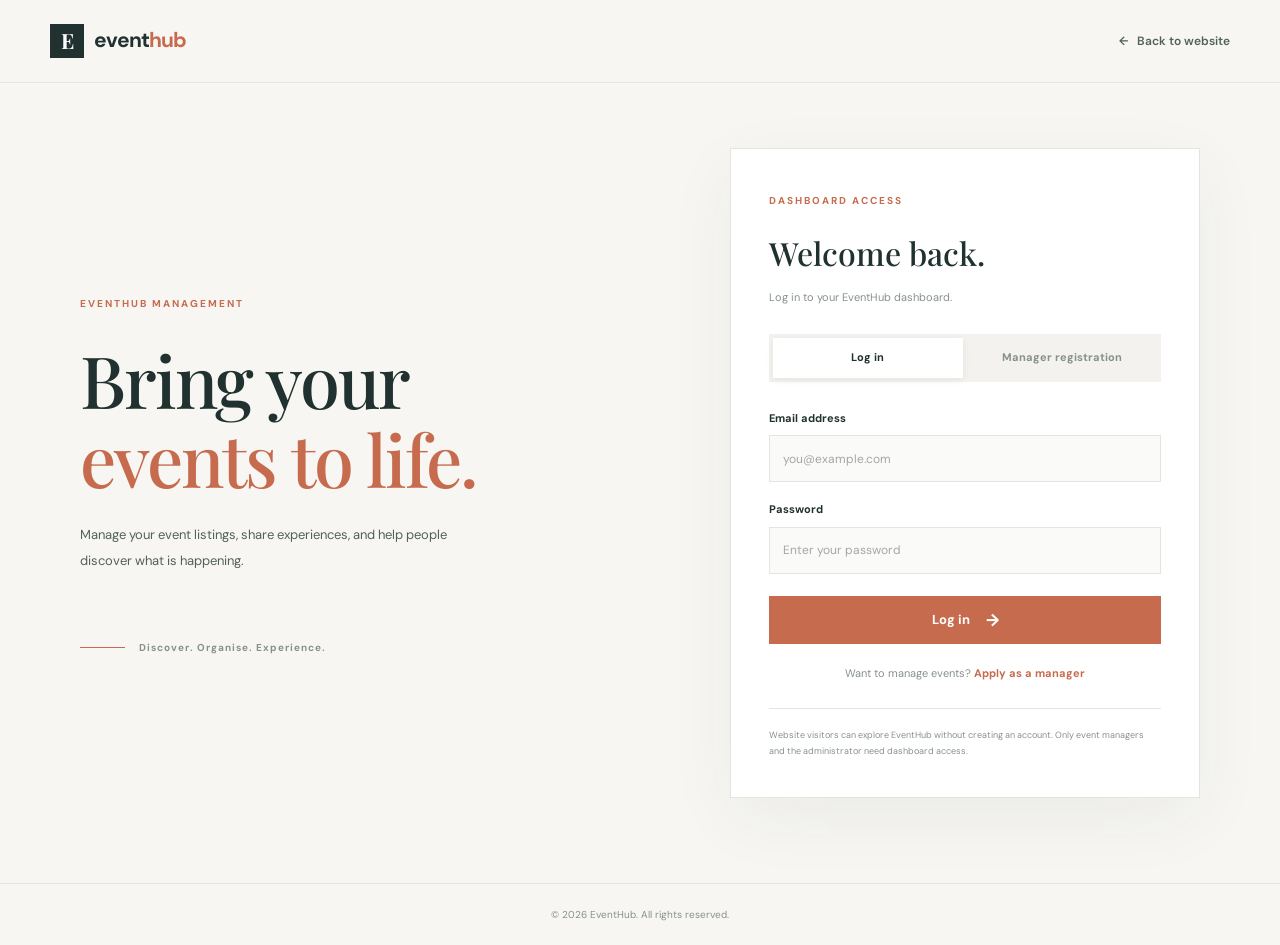
<file: account.html>
<!DOCTYPE html>
<html lang="en">

<head>
    <meta charset="UTF-8">
    <meta name="viewport" content="width=device-width, initial-scale=1.0">

    <meta
        name="description"
        content="Your EventHub account. Discover events and explore new experiences."
    >

    <title>My Account | EventHub</title>

    <link rel="preconnect" href="https://fonts.googleapis.com">
    <link rel="preconnect" href="https://fonts.gstatic.com" crossorigin>

    <link
        href="https://fonts.googleapis.com/css2?family=DM+Sans:wght@400;500;600;700&family=Playfair+Display:wght@500;600;700&display=swap"
        rel="stylesheet"
    >

    <link rel="stylesheet" href="css/style.css">
</head>

<body class="account-page">

    <!-- Header -->
    <header class="site-header account-site-header">
        <div class="header-container">

            <a href="index.html" class="brand" aria-label="EventHub home">
                <span class="brand-mark">E</span>

                <span class="brand-name">
                    event<span>hub</span>
                </span>
            </a>

            <a href="index.html#featured" class="login-link">
                Discover events <span aria-hidden="true">↗</span>
            </a>

        </div>
    </header>


    <!-- Main account content -->
    <main class="account-main">

        <div class="section-container">

            <!-- Welcome heading -->
            <section class="account-heading">

                <span class="section-kicker">
                    YOUR EVENTHUB SPACE
                </span>

                <h1>
                    Welcome,
                    <span id="accountName">Member</span>.
                </h1>

                <p>
                    Good to have you here. Explore upcoming events
                    and find your next experience.
                </p>

            </section>


            <!-- Account layout -->
            <div class="account-grid">

                <!-- Profile panel -->
                <section class="account-profile-panel">

                    <div class="account-avatar" id="accountAvatar">
                        M
                    </div>

                    <span class="section-kicker">
                        YOUR PROFILE
                    </span>

                    <h2 id="profileName">
                        Member
                    </h2>

                    <p id="profileEmail">
                        member@example.com
                    </p>

                    <div class="account-status">
                        <span class="status-dot"></span>
                        Signed in
                    </div>

                    <div class="account-profile-divider"></div>

                    <button
                        type="button"
                        class="account-logout-button"
                        id="logoutButton"
                    >
                        Log out
                        <span aria-hidden="true">↗</span>
                    </button>

                </section>


                <!-- Main dashboard panel -->
                <section class="account-content-panel">

                    <span class="section-kicker">
                        START EXPLORING
                    </span>

                    <h2>
                        Make your next plan.
                    </h2>

                    <p>
                        From local gatherings to international
                        experiences, discover events worth
                        showing up for.
                    </p>

                    <a
                        href="index.html#featured"
                        class="button button-primary account-explore-button"
                    >
                        Explore events
                        <span aria-hidden="true">→</span>
                    </a>

<!-- ORGANIZER DASHBOARD -->
<a
    href="organizer.html"
    class="button button-secondary account-organizer-button"
>
    Open organizer dashboard
    <span aria-hidden="true">→</span>
</a>


                    <!-- Discovery information -->
                    <div class="account-feature-list">

                        <div class="account-feature">

                            <span class="account-feature-number">
                                01
                            </span>

                            <div>
                                <h3>Discover experiences</h3>

                                <p>
                                    Browse events across a variety
                                    of categories.
                                </p>
                            </div>

                        </div>


                        <div class="account-feature">

                            <span class="account-feature-number">
                                02
                            </span>

                            <div>
                                <h3>Explore new places</h3>

                                <p>
                                    Find interesting events in
                                    Sri Lanka and around the world.
                                </p>
                            </div>

                        </div>


                        <div class="account-feature">

                            <span class="account-feature-number">
                                03
                            </span>

                            <div>
                                <h3>Find your next experience</h3>

                                <p>
                                    Discover something new and
                                    make your next outing memorable.
                                </p>
                            </div>

                        </div>

                    </div>

                </section>

            </div>

        </div>

    </main>


    <!-- Footer -->
    <footer class="auth-footer account-site-footer">

        <p>
            © <span id="currentYear"></span> EventHub.
            All rights reserved.
        </p>

    </footer>


    <!-- JavaScript -->
    <script src="js/storage.js"></script>
    <script src="js/app.js"></script>
    <script src="js/auth.js"></script>

</body>
</html>
</file>
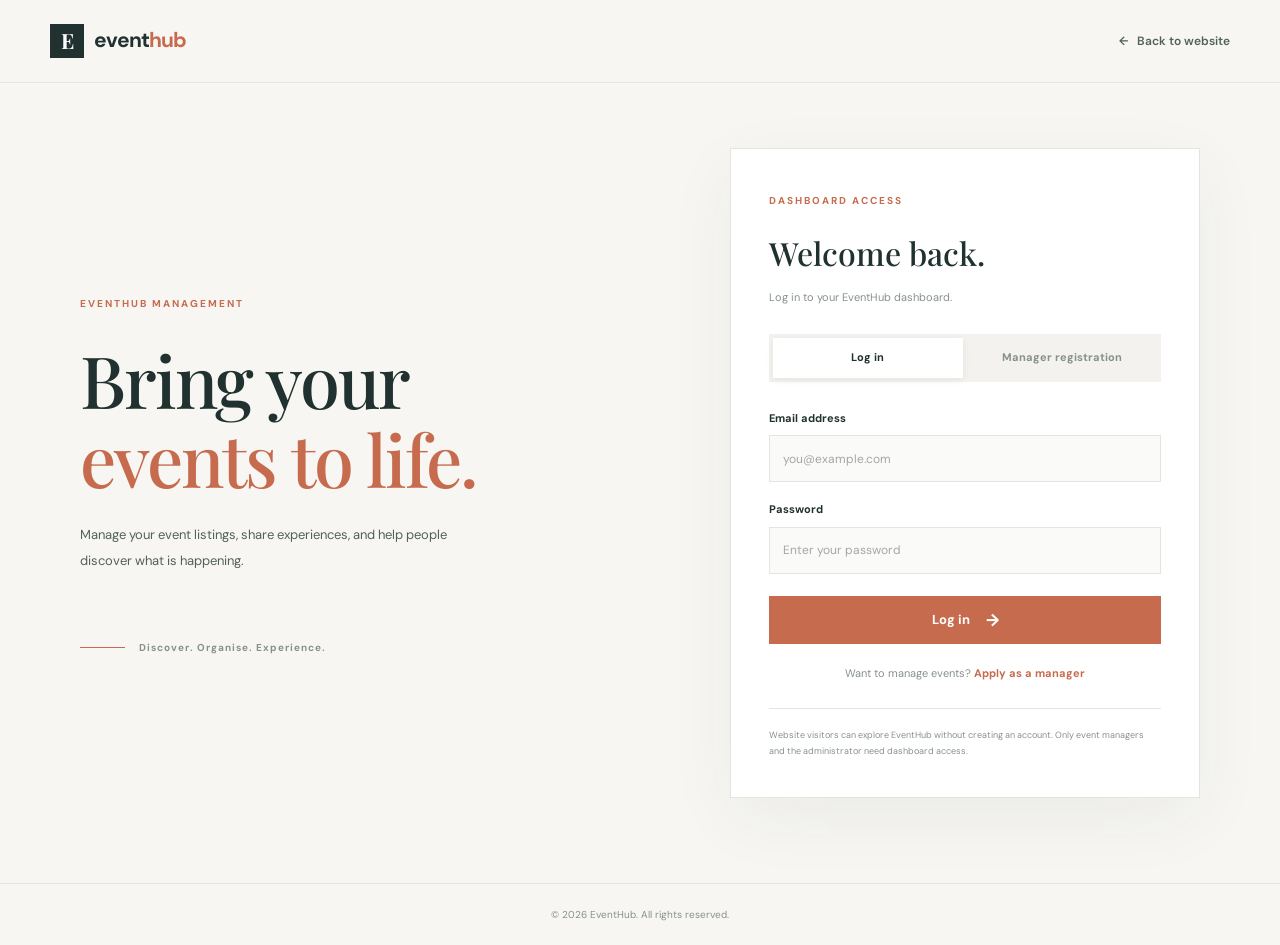
<file: admin.html>
<!DOCTYPE html>
<html lang="en">
<head>
    <meta charset="UTF-8">
    <meta name="viewport" content="width=device-width, initial-scale=1.0">

    <meta
        name="description"
        content="EventHub administrator dashboard for manager approvals and event management."
    >

    <title>Admin Dashboard | EventHub</title>

    <link rel="preconnect" href="https://fonts.googleapis.com">
    <link rel="preconnect" href="https://fonts.gstatic.com" crossorigin>

    <link
        href="https://fonts.googleapis.com/css2?family=DM+Sans:wght@400;500;600;700&family=Playfair+Display:wght@500;600;700&display=swap"
        rel="stylesheet"
    >

    <link rel="stylesheet" href="css/style.css">
</head>

<body class="admin-dashboard-page">

    <!-- Main navigation -->
    <header class="site-header admin-site-header">
        <div class="container admin-header-inner">

            <a href="index.html" class="logo admin-logo" aria-label="EventHub home">
                EventHub<span>.</span>
            </a>

            <nav class="main-navigation admin-navigation" aria-label="Main navigation">
                <a href="index.html">Discover</a>
                <a href="#managerApplications">Manager approvals</a>
                <a href="#eventManagement">Events</a>
                <a href="analytics.html">Analytics</a>
            </nav>

            <div class="header-actions admin-header-actions">
                <a href="index.html" class="button admin-website-button">
                    View website
                </a>

                <button
                    type="button"
                    class="button admin-logout-button"
                    id="adminLogout"
                >
                    Log out
                </button>
            </div>

        </div>
    </header>

    <main class="admin-page">

        <!-- Dashboard introduction -->
        <section class="admin-page-header">
            <div class="container admin-intro-inner">

                <div class="admin-intro-copy">
                    <span class="section-eyebrow">EVENTHUB MANAGEMENT</span>

                    <h1>Admin dashboard</h1>

                    <p>
                        A central place to review manager applications,
                        manage events and keep EventHub running smoothly.
                    </p>

                    <p id="adminWelcome" class="admin-welcome"></p>
                </div>

                <div class="admin-intro-label" aria-hidden="true">
                    <span>EH</span>
                    <small>ADMINISTRATION</small>
                </div>

            </div>
        </section>

        <!-- Dashboard content -->
        <div class="container admin-page-content">

            <!-- Manager applications -->
            <section
                id="managerApplications"
                class="admin-management-section"
            >
                <div class="admin-section-heading">
                    <div>
                        <span class="section-eyebrow">ACCOUNT MANAGEMENT</span>
                        <h2>Manager applications</h2>
                        <p>
                            Review applications and decide who can manage
                            events on EventHub.
                        </p>
                    </div>
                </div>

                <div
                    id="managerDashboardContent"
                    class="admin-dashboard-panel"
                >
                    <p>Loading manager applications...</p>
                </div>
            </section>

            <!-- Event management -->
            <section
                id="eventManagement"
                class="admin-management-section"
            >
                <div class="admin-section-heading">
                    <div>
                        <span class="section-eyebrow">EVENT MODERATION</span>
                        <h2>Manage all events</h2>
                        <p>
                            Review submitted events and manage their
                            publication status.
                        </p>
                    </div>

                    <a href="analytics.html" class="admin-view-link">
                        View analytics <span aria-hidden="true">↗</span>
                    </a>
                </div>

                <div
                    id="adminDashboardContent"
                    class="admin-dashboard-panel"
                >
                    <p>Loading events...</p>
                </div>
            </section>

        </div>
    </main>

    <footer class="site-footer admin-site-footer">
        <div class="container admin-footer-inner">
            <a href="index.html" class="logo admin-footer-logo">
                EventHub<span>.</span>
            </a>

            <p>
                © 2026 EventHub. Discover something worth showing up for.
            </p>
        </div>
    </footer>

    <!-- Load each script only once -->
    <script src="js/auth.js" defer></script>
    <script src="js/events.js" defer></script>
    <script src="js/admin.js" defer></script>

</body>
</html>
</file>
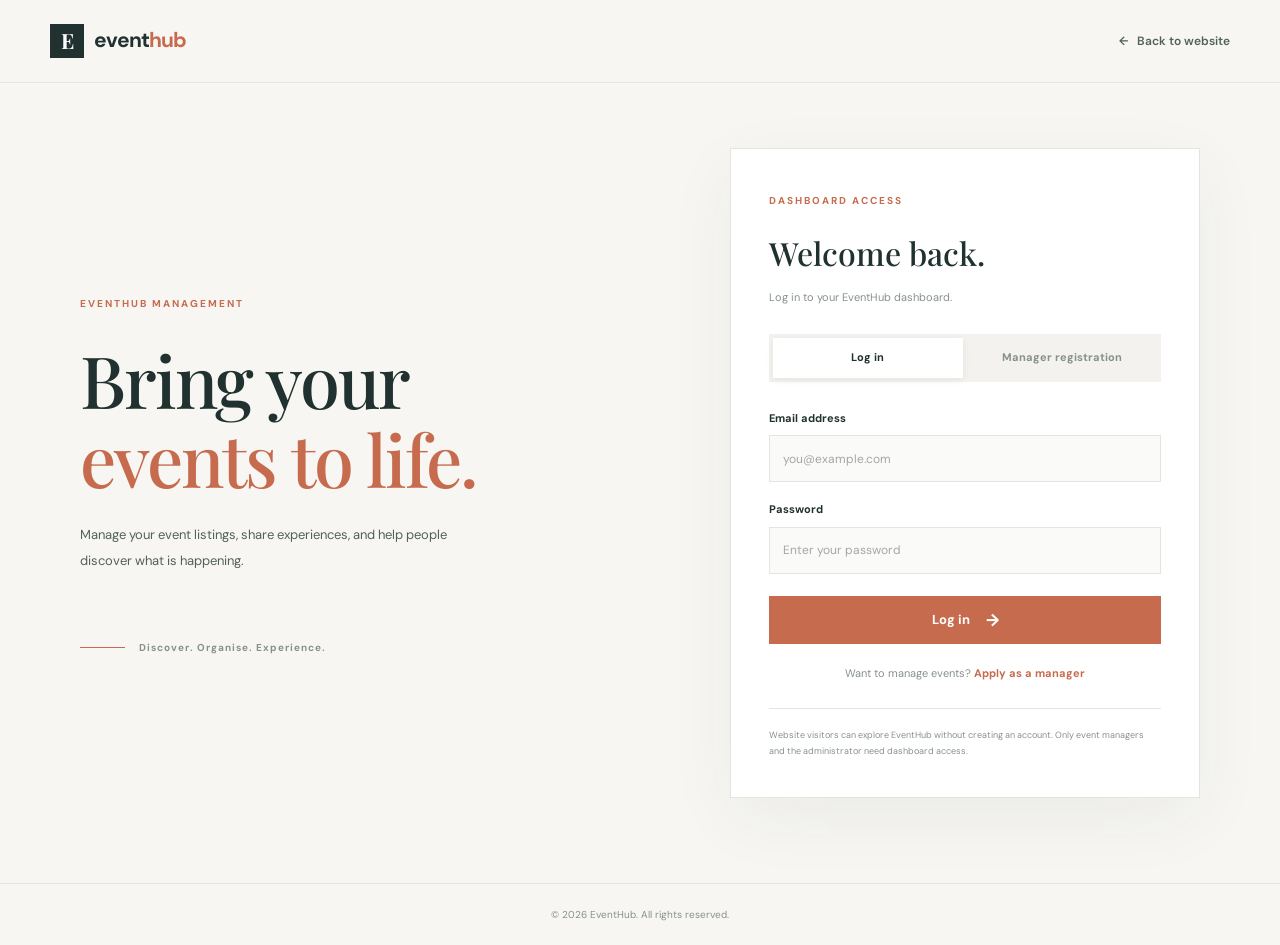
<file: analytics.html>
<!DOCTYPE html>
<html lang="en">

<head>
    <meta charset="UTF-8">
    <meta name="viewport" content="width=device-width, initial-scale=1.0">

    <meta
        name="description"
        content="EventHub platform analytics, event statistics and management insights."
    >

    <title>Analytics Dashboard | EventHub</title>

    <!-- Google Fonts -->
    <link rel="preconnect" href="https://fonts.googleapis.com">
    <link rel="preconnect" href="https://fonts.gstatic.com" crossorigin>

    <link
        href="https://fonts.googleapis.com/css2?family=DM+Sans:wght@400;500;600;700&family=Playfair+Display:wght@500;600;700&display=swap"
        rel="stylesheet"
    >

    <link rel="stylesheet" href="css/style.css">
</head>

<body class="analytics-dashboard-page">

    <!-- Header -->
    <header class="site-header analytics-site-header">
        <div class="container analytics-header-inner">

            <a href="index.html" class="logo analytics-logo">
                EventHub<span>.</span>
            </a>

            <nav class="main-navigation analytics-navigation" aria-label="Main navigation">
                <a href="index.html">Discover</a>
                <a href="admin.html#managerApplications">Manager approvals</a>
                <a href="admin.html#eventManagement">Events</a>
                <a href="analytics.html" class="active" aria-current="page">
                    Analytics
                </a>
            </nav>

            <div class="analytics-header-actions">
                <a href="index.html" class="analytics-website-button">
                    View website
                </a>

                <a href="admin.html" class="analytics-admin-button">
                    Admin dashboard
                </a>
            </div>

        </div>
    </header>


    <!-- Main content -->
    <main class="analytics-page">

        <!-- Page introduction -->
        <section class="analytics-page-header">
            <div class="container analytics-intro-inner">

                <div>
                    <span class="section-eyebrow">
                        EVENTHUB INSIGHTS
                    </span>

                    <h1>Analytics dashboard</h1>

                    <p>
                        Get an overview of EventHub's events,
                        event categories and manager activity.
                    </p>
                </div>

                <div class="analytics-intro-mark" aria-hidden="true">
                    <span>EH</span>
                    <small>PLATFORM INSIGHTS</small>
                </div>

            </div>
        </section>


        <!-- Analytics dashboard -->
        <section class="container analytics-page-content">

            <div class="analytics-heading-row">
                <div>
                    <span class="section-eyebrow">
                        PLATFORM OVERVIEW
                    </span>

                    <h2>Performance at a glance</h2>

                    <p>
                        Explore the current event platform statistics.
                    </p>
                </div>

                <a href="admin.html" class="analytics-back-link">
                    <span aria-hidden="true">←</span>
                    Back to admin
                </a>
            </div>


            <!-- JavaScript renders analytics here -->
            <div
                id="analyticsDashboardContent"
                class="analytics-dashboard-content"
                aria-live="polite"
            >
                <p>Loading analytics...</p>
            </div>

        </section>

    </main>


    <!-- Footer -->
    <footer class="site-footer analytics-site-footer">
        <div class="container analytics-footer-inner">

            <a href="index.html" class="logo analytics-footer-logo">
                EventHub<span>.</span>
            </a>

            <p>
                © 2026 EventHub. Discover something worth showing up for.
            </p>

        </div>
    </footer>


    <!-- JavaScript -->
    <script src="js/storage.js"></script>
    <script src="js/events.js"></script>
    <script src="js/analytics.js"></script>

</body>
</html>
</file>
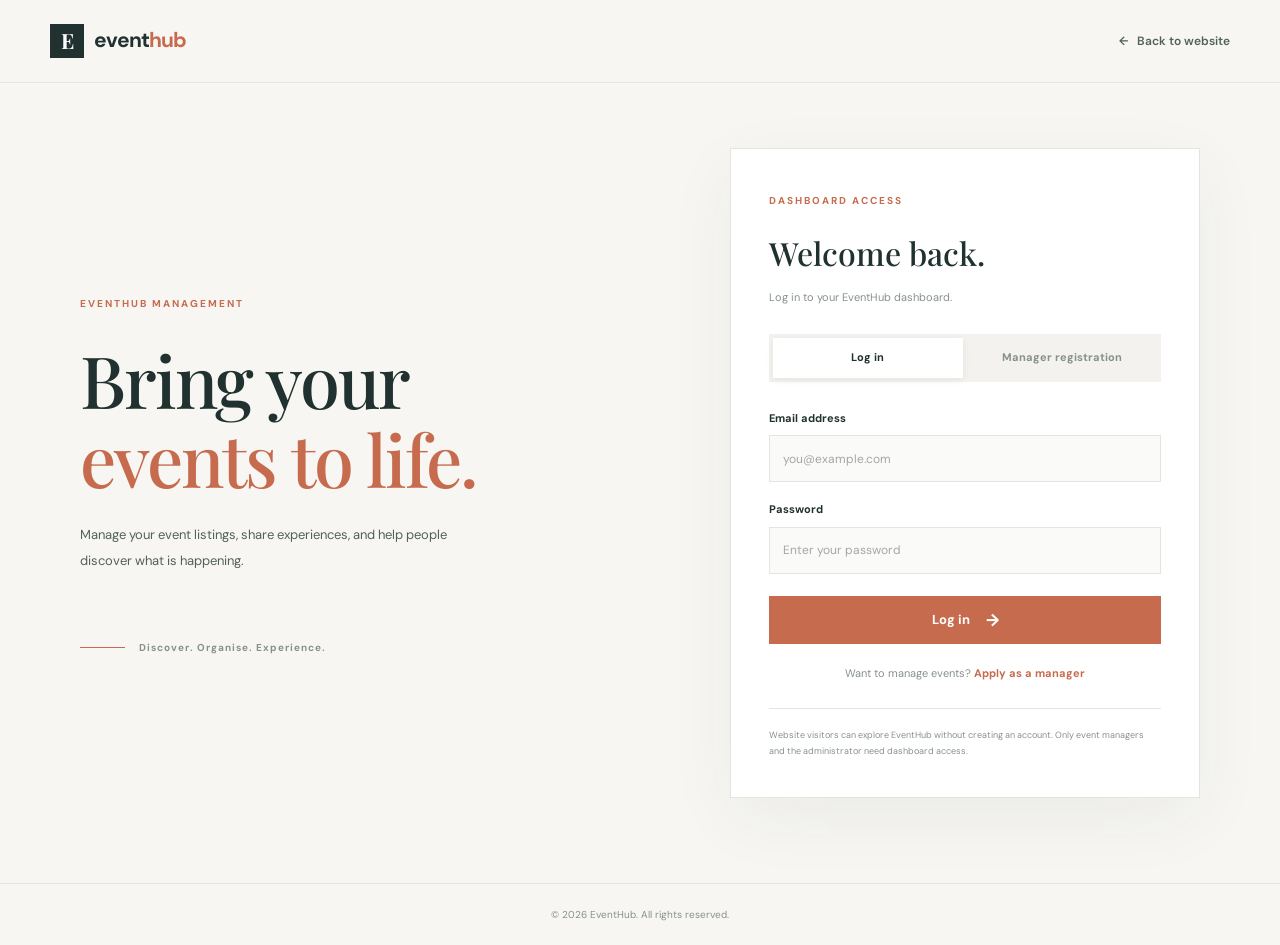
<file: auth.html>
<!DOCTYPE html>
<html lang="en">
<head>
    <meta charset="UTF-8">
    <meta name="viewport" content="width=device-width, initial-scale=1.0">
    <meta name="description" content="EventHub manager registration and administrator login.">
    <meta name="theme-color" content="#f7f6f2">

    <title>Dashboard Access | EventHub</title>

    <link rel="preconnect" href="https://fonts.googleapis.com">
    <link rel="preconnect" href="https://fonts.gstatic.com" crossorigin>
    <link href="https://fonts.googleapis.com/css2?family=DM+Sans:wght@400;500;600;700&family=Playfair+Display:wght@500;600;700&display=swap" rel="stylesheet">

    <link rel="stylesheet" href="css/style.css">
</head>

<body class="auth-page">

    <header class="site-header">
        <div class="header-container">
            <a href="index.html" class="brand" aria-label="EventHub homepage">
                <span class="brand-mark">E</span>
                <span class="brand-name">event<span>hub</span></span>
            </a>

            <a href="index.html" class="auth-back-link">
                <span aria-hidden="true">←</span>
                Back to website
            </a>
        </div>
    </header>

    <main class="auth-main">
        <section class="auth-layout">

            <!-- Brand introduction -->
            <div class="auth-intro">
                <span class="section-kicker">EVENTHUB MANAGEMENT</span>

                <h1>
                    Bring your
                    <span>events to life.</span>
                </h1>

                <p>
                    Manage your event listings, share experiences,
                    and help people discover what is happening.
                </p>

                <div class="auth-intro-bottom">
                    <span class="auth-intro-line"></span>
                    <span>Discover. Organise. Experience.</span>
                </div>
            </div>

            <!-- Login and manager registration -->
            <div class="auth-card">

                <div class="auth-card-heading">
                    <span class="section-kicker">DASHBOARD ACCESS</span>
                    <h2 id="authHeading">Welcome back.</h2>
                    <p id="authSubheading">
                        Log in to your EventHub dashboard.
                    </p>
                </div>

                <div class="auth-tabs" role="tablist" aria-label="Dashboard access options">
                    <button
                        type="button"
                        class="auth-tab is-active"
                        id="loginTab"
                        role="tab"
                        aria-selected="true"
                        aria-controls="loginForm">
                        Log in
                    </button>

                    <button
                        type="button"
                        class="auth-tab"
                        id="signupTab"
                        role="tab"
                        aria-selected="false"
                        aria-controls="signupForm">
                        Manager registration
                    </button>
                </div>

                <!-- Login form: managers and administrator -->
                <form id="loginForm" class="auth-form" novalidate>

                    <div class="auth-field">
                        <label for="loginEmail">Email address</label>
                        <input
                            type="email"
                            id="loginEmail"
                            name="email"
                            placeholder="you@example.com"
                            autocomplete="username"
                            required>
                    </div>

                    <div class="auth-field">
                        <label for="loginPassword">Password</label>
                        <input
                            type="password"
                            id="loginPassword"
                            name="password"
                            placeholder="Enter your password"
                            autocomplete="current-password"
                            required>
                    </div>

                    <button type="submit" class="button button-primary auth-submit">
                        Log in <span aria-hidden="true">→</span>
                    </button>

                    <p class="auth-switch-text">
                        Want to manage events?
                        <button type="button" id="switchToSignup">
                            Apply as a manager
                        </button>
                    </p>
                </form>

                <!-- Manager application form -->
                <form id="signupForm" class="auth-form" hidden novalidate>

                    <div class="auth-field">
                        <label for="signupName">Full name</label>
                        <input
                            type="text"
                            id="signupName"
                            name="name"
                            placeholder="Enter your full name"
                            autocomplete="name"
                            maxlength="80"
                            required>
                    </div>

                    <div class="auth-field">
                        <label for="signupEmail">Email address</label>
                        <input
                            type="email"
                            id="signupEmail"
                            name="email"
                            placeholder="you@example.com"
                            autocomplete="email"
                            required>
                    </div>

                    <div class="auth-field">
                        <label for="signupPassword">Create password</label>
                        <input
                            type="password"
                            id="signupPassword"
                            name="password"
                            placeholder="At least 8 characters"
                            minlength="8"
                            autocomplete="new-password"
                            required>
                    </div>

                    <div class="auth-field">
                        <label for="confirmPassword">Confirm password</label>
                        <input
                            type="password"
                            id="confirmPassword"
                            name="confirmPassword"
                            placeholder="Enter your password again"
                            autocomplete="new-password"
                            required>
                    </div>

                    <button type="submit" class="button button-primary auth-submit">
                        Submit application <span aria-hidden="true">→</span>
                    </button>

                    <p class="auth-switch-text">
                        Already applied?
                        <button type="button" id="switchToLogin">
                            Log in
                        </button>
                    </p>

                    <p class="auth-demo-notice">
                        Manager accounts require administrator approval
                        before dashboard access is granted.
                    </p>
                </form>

                <div
                    class="auth-message"
                    id="authMessage"
                    role="status"
                    aria-live="polite"
                    hidden>
                </div>

                <p class="auth-demo-notice">
                    Website visitors can explore EventHub without creating
                    an account. Only event managers and the administrator
                    need dashboard access.
                </p>
            </div>
        </section>
    </main>

    <footer class="auth-footer">
        <p>© <span id="currentYear"></span> EventHub. All rights reserved.</p>
    </footer>

    <script src="js/auth.js"></script>
</body>
</html>
</file>
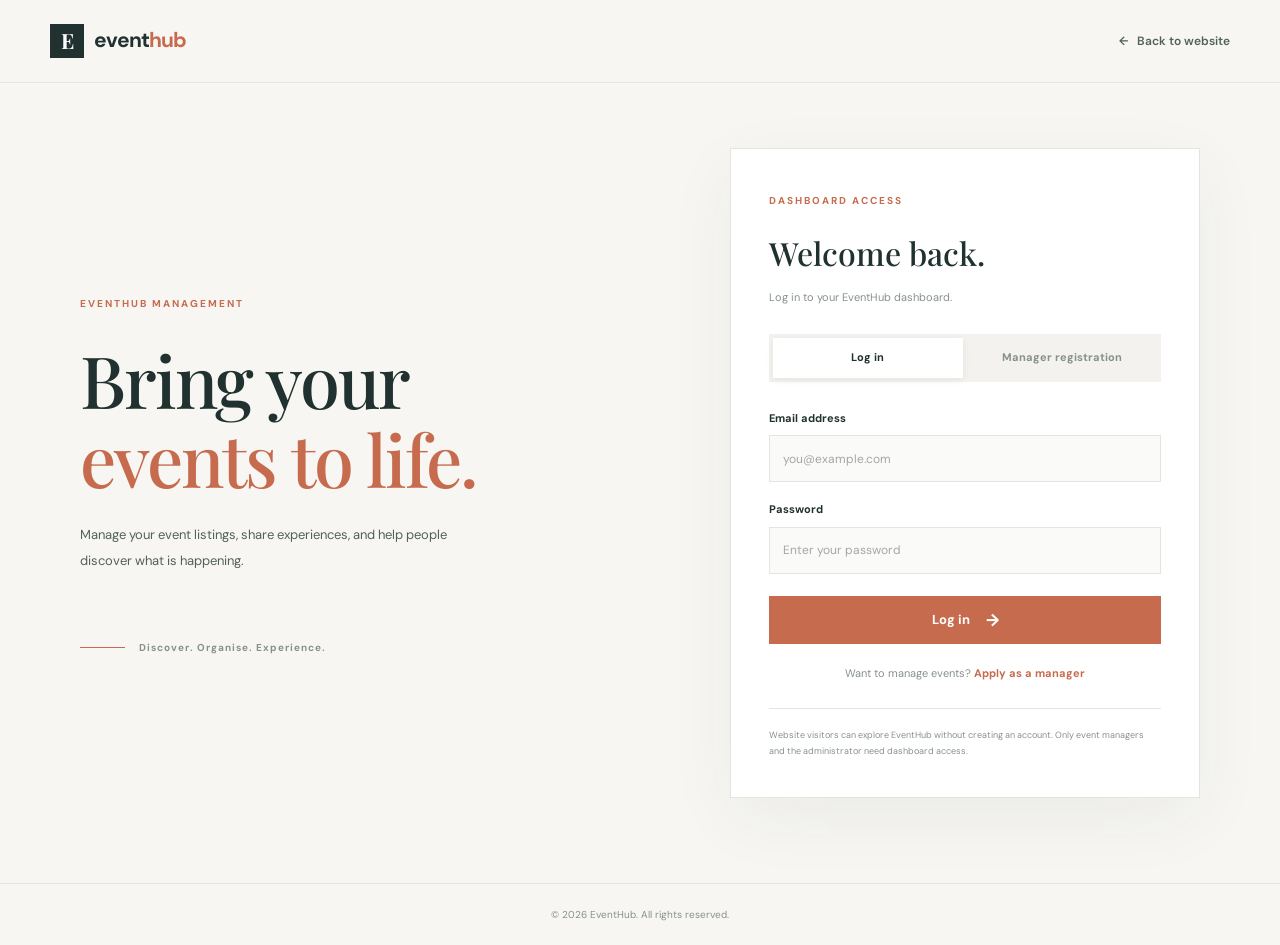
<file: organizer.html>
<!DOCTYPE html>
<html lang="en">
<head>
    <meta charset="UTF-8">
    <meta name="viewport" content="width=device-width, initial-scale=1.0">

    <meta
        name="description"
        content="Manage your events with the EventHub organizer dashboard."
    >

    <title>Organizer Dashboard | EventHub</title>

    <!-- Load the fonts used throughout EventHub. -->
    <link rel="preconnect" href="https://fonts.googleapis.com">
    <link rel="preconnect" href="https://fonts.gstatic.com" crossorigin>

    <link
        href="https://fonts.googleapis.com/css2?family=DM+Sans:wght@400;500;600;700&family=Playfair+Display:wght@500;600;700&display=swap"
        rel="stylesheet"
    >

    <link rel="stylesheet" href="css/style.css">
</head>

<body class="organizer-page">

    <!-- Main dashboard navigation -->
    <header class="site-header organizer-header">
        <div class="container header-inner">

            <a href="index.html" class="logo" aria-label="EventHub home">
                Event<span>Hub</span><span class="logo-dot">.</span>
            </a>

            <nav class="main-navigation" aria-label="Main navigation">
                <a href="index.html">Discover</a>
                <a href="account.html">My account</a>
                <a href="registration.html?view=history">Registrations</a>
            </nav>

            <div class="header-actions">
                <a
                    href="index.html"
                    class="button button-secondary organizer-header-button"
                >
                    View website
                </a>

                <button
                    type="button"
                    class="button button-primary organizer-logout-button"
                    id="organizerLogout"
                >
                    Log out
                </button>
            </div>

        </div>
    </header>


    <main class="organizer-main">

        <!-- Page introduction and signed-in manager details -->
        <section class="organizer-heading container">

            <div class="organizer-heading-copy">
                <p class="eyebrow">EVENT MANAGEMENT</p>

                <h1>
                    Your events,<br>
                    <span>all in one place.</span>
                </h1>

                <p class="organizer-intro">
                    Create, manage, and keep track of the events
                    you organise on EventHub.
                </p>
            </div>

            <aside class="organizer-welcome">
                <span class="organizer-welcome-label">
                    SIGNED IN AS
                </span>

                <strong id="organizerName">Organizer</strong>

                <span id="organizerEmail"></span>
            </aside>

        </section>


        <section class="organizer-content container">

            <!-- Dashboard overview -->
            <div class="organizer-stats">

                <article class="organizer-stat">
                    <span class="organizer-stat-label">
                        Total events
                    </span>

                    <strong id="totalEvents">0</strong>

                    <span>Created by you</span>
                </article>


                <article class="organizer-stat">
                    <span class="organizer-stat-label">
                        Upcoming events
                    </span>

                    <strong id="upcomingEvents">0</strong>

                    <span>Scheduled for the future</span>
                </article>


                <article class="organizer-stat">
                    <span class="organizer-stat-label">
                        Registrations
                    </span>

                    <strong id="totalRegistrations">0</strong>

                    <span>Across your events</span>
                </article>

            </div>


            <!-- Event management heading -->
            <div class="organizer-section-heading">

                <div>
                    <p class="eyebrow">YOUR COLLECTION</p>
                    <h2>Manage your events</h2>
                </div>

                <button
                    type="button"
                    class="button button-primary"
                    id="createEventButton"
                >
                    + Create an event
                </button>

            </div>


            <!-- Messages from the organizer JavaScript -->
            <div
                class="organizer-message"
                id="organizerMessage"
                role="status"
                aria-live="polite"
                hidden
            ></div>


            <!-- Create and edit event form -->
            <section
                class="organizer-form-panel"
                id="eventFormPanel"
                hidden
                aria-labelledby="eventFormHeading"
            >

                <div class="organizer-form-heading">

                    <div>
                        <p class="eyebrow">EVENT DETAILS</p>
                        <h2 id="eventFormHeading">Create a new event</h2>
                    </div>

                    <button
                        type="button"
                        class="organizer-close-button"
                        id="closeEventForm"
                        aria-label="Close event form"
                    >
                        ×
                    </button>

                </div>


                <form id="organizerEventForm">

                    <div class="organizer-form-grid">

                        <div class="form-field organizer-field-full">
                            <label for="eventTitle">Event title</label>

                            <input
                                type="text"
                                id="eventTitle"
                                name="eventTitle"
                                placeholder="e.g. Creative Futures Conference"
                                maxlength="100"
                                required
                            >
                        </div>


                        <div class="form-field organizer-field-full">
                            <label for="eventDescription">Description</label>

                            <textarea
                                id="eventDescription"
                                name="eventDescription"
                                rows="4"
                                maxlength="1200"
                                placeholder="Describe what attendees can expect..."
                                required
                            ></textarea>
                        </div>


                        <div class="form-field">
                            <label for="eventCategory">Category</label>

                            <select
                                id="eventCategory"
                                name="eventCategory"
                                required
                            >
                                <option value="">Choose a category</option>
                                <option value="music">Music & Concerts</option>
                                <option value="arts">Arts & Culture</option>
                                <option value="business">Business & Networking</option>
                                <option value="workshops">Workshops & Learning</option>
                                <option value="food">Food & Lifestyle</option>
                                <option value="community">Community & Social</option>
                            </select>
                        </div>


                        <div class="form-field">
                            <label for="eventPrice">Entry price</label>

                            <input
                                type="text"
                                id="eventPrice"
                                name="eventPrice"
                                maxlength="40"
                                placeholder="e.g. LKR 2,500 or Free entry"
                                required
                            >
                        </div>


                        <div class="form-field">
                            <label for="eventDate">Event date</label>

                            <input
                                type="date"
                                id="eventDate"
                                name="eventDate"
                                required
                            >
                        </div>


                        <div class="form-field">
                            <label for="eventTime">Start time</label>

                            <input
                                type="time"
                                id="eventTime"
                                name="eventTime"
                                required
                            >
                        </div>


                        <div class="form-field organizer-field-full">
                            <label for="eventVenue">Venue</label>

                            <input
                                type="text"
                                id="eventVenue"
                                name="eventVenue"
                                maxlength="120"
                                placeholder="Venue or event location"
                                required
                            >
                        </div>


                        <div class="form-field">
                            <label for="eventCity">City</label>

                            <input
                                type="text"
                                id="eventCity"
                                name="eventCity"
                                maxlength="80"
                                placeholder="e.g. Colombo"
                                required
                            >
                        </div>


                        <div class="form-field">
                            <label for="eventCountry">Country</label>

                            <input
                                type="text"
                                id="eventCountry"
                                name="eventCountry"
                                maxlength="80"
                                placeholder="e.g. Sri Lanka"
                                required
                            >
                        </div>


                        <div class="form-field">
                            <label for="eventLocationType">Event region</label>

                            <select
                                id="eventLocationType"
                                name="eventLocationType"
                                required
                            >
                                <option value="sri-lanka">Sri Lanka</option>
                                <option value="international">International</option>
                            </select>
                        </div>


                        <div class="form-field">
                            <label for="eventImage">Image URL</label>

                            <input
                                type="url"
                                id="eventImage"
                                name="eventImage"
                                maxlength="500"
                                placeholder="https://example.com/image.jpg"
                            >
                        </div>

                    </div>


                    <p class="organizer-form-note">
                        Use an image URL that you have permission to use.
                        If you leave the image field empty, a default
                        EventHub image will be used.
                    </p>


                    <div class="organizer-form-actions">

                        <button
                            type="button"
                            class="button button-secondary"
                            id="cancelEventForm"
                        >
                            Cancel
                        </button>

                        <button
                            type="submit"
                            class="button button-primary"
                            id="saveEventButton"
                        >
                            Publish event
                        </button>

                    </div>

                </form>

            </section>


            <!-- Events created by this manager -->
            <section class="organizer-events-section">

                <div class="organizer-list-heading">
                    <div>
                        <p class="eyebrow">EVENT OVERVIEW</p>
                        <h3>Your event submissions</h3>
                    </div>

                    <span id="eventListCount">0 events</span>
                </div>


                <div
                    class="organizer-event-list"
                    id="organizerEventList"
                ></div>


                <!-- Shown when the manager has not created an event yet -->
                <div
                    class="organizer-empty-state"
                    id="organizerEmptyState"
                    hidden
                >

                    <span class="organizer-empty-mark">+</span>

                    <h3>Your event collection starts here.</h3>

                    <p>
                        Create your first event to begin building
                        your organiser dashboard.
                    </p>

                    <button
                        type="button"
                        class="button button-primary"
                        id="emptyCreateEventButton"
                    >
                        Create your first event
                    </button>

                </div>

            </section>

        </section>

    </main>


    <!-- Footer -->
    <footer class="site-footer organizer-footer">
        <div class="container footer-bottom">

            <p>
                © <span id="currentYear"></span> EventHub.
                All rights reserved.
            </p>

            <p>Discover something worth experiencing.</p>

        </div>
    </footer>


    <!-- Load each JavaScript file only once, in dependency order. -->
    <script src="js/auth.js" defer></script>
    <script src="js/events.js" defer></script>
    <script src="js/organizer.js" defer></script>

</body>
</html>
</file>
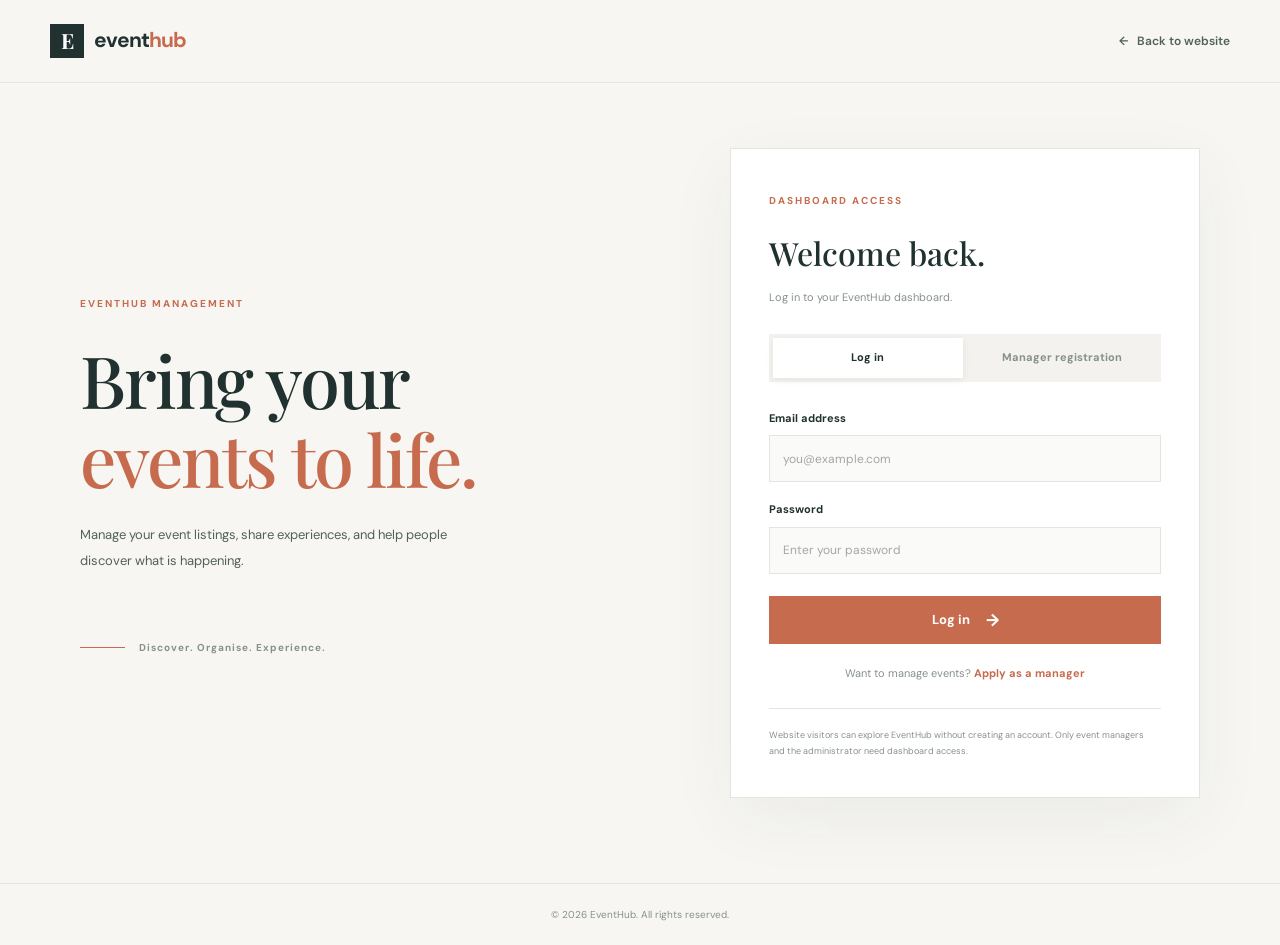
<file: registration.html>
<!DOCTYPE html>
<html lang="en">
<head>
    <meta charset="UTF-8">
    <meta name="viewport" content="width=device-width, initial-scale=1.0">

    <meta
        name="description"
        content="Register for an event with EventHub."
    >

    <meta name="theme-color" content="#f7f6f2">

    <title>Event Registration — EventHub</title>

    <link rel="preconnect" href="https://fonts.googleapis.com">
    <link rel="preconnect" href="https://fonts.gstatic.com" crossorigin>

    <link
        href="https://fonts.googleapis.com/css2?family=DM+Sans:wght@400;500;600;700&family=Playfair+Display:wght@500;600;700&display=swap"
        rel="stylesheet"
    >

    <link rel="stylesheet" href="css/style.css">
</head>

<body class="registration-page">

    <header class="site-header">
        <div class="header-container">

            <a href="index.html" class="brand" aria-label="EventHub homepage">
                <span class="brand-mark">E</span>
                <span class="brand-name">event<span>hub</span></span>
            </a>

            <nav class="main-navigation registration-navigation">
                <a href="index.html" class="nav-link">Discover events</a>
                <a href="account.html" class="nav-link">My account</a>
            </nav>

            <div class="header-actions">
                <a href="index.html" class="login-link">Back to events</a>
            </div>

        </div>
    </header>


    <main class="registration-main">

        <div class="registration-container">

            <div class="registration-heading">
                <span class="section-kicker">EVENTHUB REGISTRATION</span>

                <h1>
                    Reserve your
                    <span>place.</span>
                </h1>

                <p>
                    Complete the details below to register for this event.
                </p>
            </div>


            <div class="registration-layout">

                <!-- EVENT INFORMATION -->

                <aside class="registration-event-card">

                    <div class="registration-event-image" id="registrationEventImage">
                        <span>EVENTHUB</span>
                    </div>

                    <div class="registration-event-content">

                        <span class="registration-card-label">
                            YOUR SELECTED EVENT
                        </span>

                        <h2 id="registrationEventTitle">
                            Loading event...
                        </h2>

                        <p id="registrationEventCategory">
                            Event category
                        </p>

                        <div class="registration-event-details">

                            <div class="registration-detail">
                                <span class="detail-symbol">◷</span>

                                <div>
                                    <small>Date & time</small>
                                    <strong id="registrationEventDate">
                                        Loading...
                                    </strong>
                                </div>
                            </div>

                            <div class="registration-detail">
                                <span class="detail-symbol">⌖</span>

                                <div>
                                    <small>Location</small>
                                    <strong id="registrationEventLocation">
                                        Loading...
                                    </strong>
                                </div>
                            </div>

                            <div class="registration-detail">
                                <span class="detail-symbol">◇</span>

                                <div>
                                    <small>Listed price</small>
                                    <strong id="registrationEventPrice">
                                        Loading...
                                    </strong>
                                </div>
                            </div>

                        </div>

                    </div>

                </aside>


                <!-- REGISTRATION FORM -->

                <section class="registration-form-card" id="registrationFormSection">

                    <div class="registration-form-heading">
                        <span class="section-kicker">REGISTRATION DETAILS</span>
                        <h2>Attendee information</h2>

                        <p>
                            Enter the details associated with your EventHub account.
                        </p>
                    </div>


                    <div class="registration-notice">
                        <strong>Prototype registration</strong>

                        <p>
                            This demonstration stores registrations in your
                            browser only. It does not issue real tickets,
                            confirm venue availability, or process payments.
                        </p>
                    </div>


                    <div id="registrationMessage" class="registration-message" role="status" aria-live="polite" hidden></div>


                    <form id="eventRegistrationForm" novalidate>

                        <div class="registration-input-group">

                            <label for="attendeeName">Full name</label>

                            <input
                                type="text"
                                id="attendeeName"
                                name="attendeeName"
                                placeholder="Enter your full name"
                                maxlength="80"
                                autocomplete="name"
                                required
                            >

                            <small class="registration-field-error" id="attendeeNameError"></small>

                        </div>


                        <div class="registration-input-group">

                            <label for="attendeeEmail">Email address</label>

                            <input
                                type="email"
                                id="attendeeEmail"
                                name="attendeeEmail"
                                placeholder="you@example.com"
                                maxlength="120"
                                autocomplete="email"
                                required
                            >

                            <small class="registration-field-error" id="attendeeEmailError"></small>

                        </div>


                        <div class="registration-input-group">

                            <label for="attendeeNote">
                                Note to organizer
                                <span class="optional-label">Optional</span>
                            </label>

                            <textarea
                                id="attendeeNote"
                                name="attendeeNote"
                                rows="4"
                                maxlength="300"
                                placeholder="Anything you'd like the organizer to know?"
                            ></textarea>

                            <small class="registration-character-count">
                                Maximum 300 characters
                            </small>

                        </div>


                        <label class="registration-consent">
                            <input
                                type="checkbox"
                                id="registrationConsent"
                                required
                            >

                            <span>
                                I understand that this is a demonstration
                                registration and not a confirmed real-world booking.
                            </span>
                        </label>

                        <small class="registration-field-error" id="consentError"></small>


                        <button
                            type="submit"
                            class="button button-primary registration-submit"
                            id="registrationSubmit"
                        >
                            Complete registration
                            <span aria-hidden="true">↗</span>
                        </button>

                        <a href="index.html" class="registration-back-link">
                            Cancel and return to events
                        </a>

                    </form>

                </section>


                <!-- CONFIRMATION -->

                <section
                    class="registration-success"
                    id="registrationSuccess"
                    hidden
                    aria-live="polite"
                >

                    <div class="success-symbol">✓</div>

                    <span class="section-kicker">REGISTRATION SAVED</span>

                    <h2>You're on the list.</h2>

                    <p id="registrationSuccessText">
                        Your demonstration registration has been saved.
                    </p>

                    <div class="confirmation-reference">
                        <span>Registration reference</span>
                        <strong id="registrationReference">—</strong>
                    </div>

                    <div class="registration-success-actions">
                        <a href="registration.html?view=history" class="button button-primary">
                            View my registrations
                        </a>

                        <a href="index.html" class="registration-back-link">
                            Explore more events
                        </a>
                    </div>

                </section>

            </div>

        </div>

    </main>


    <footer class="site-footer">
        <div class="footer-container">

            <div class="footer-bottom">
                <p>
                    © <span id="currentYear"></span> EventHub.
                    All rights reserved.
                </p>

                <p class="footer-tagline">
                    Made for experiences that matter.
                </p>
            </div>

        </div>
    </footer>


<script src="js/storage.js"></script>
<script src="js/events.js"></script>
<script src="js/auth.js"></script>
<script src="js/registration.js"></script>

</body>
</html>
</file>
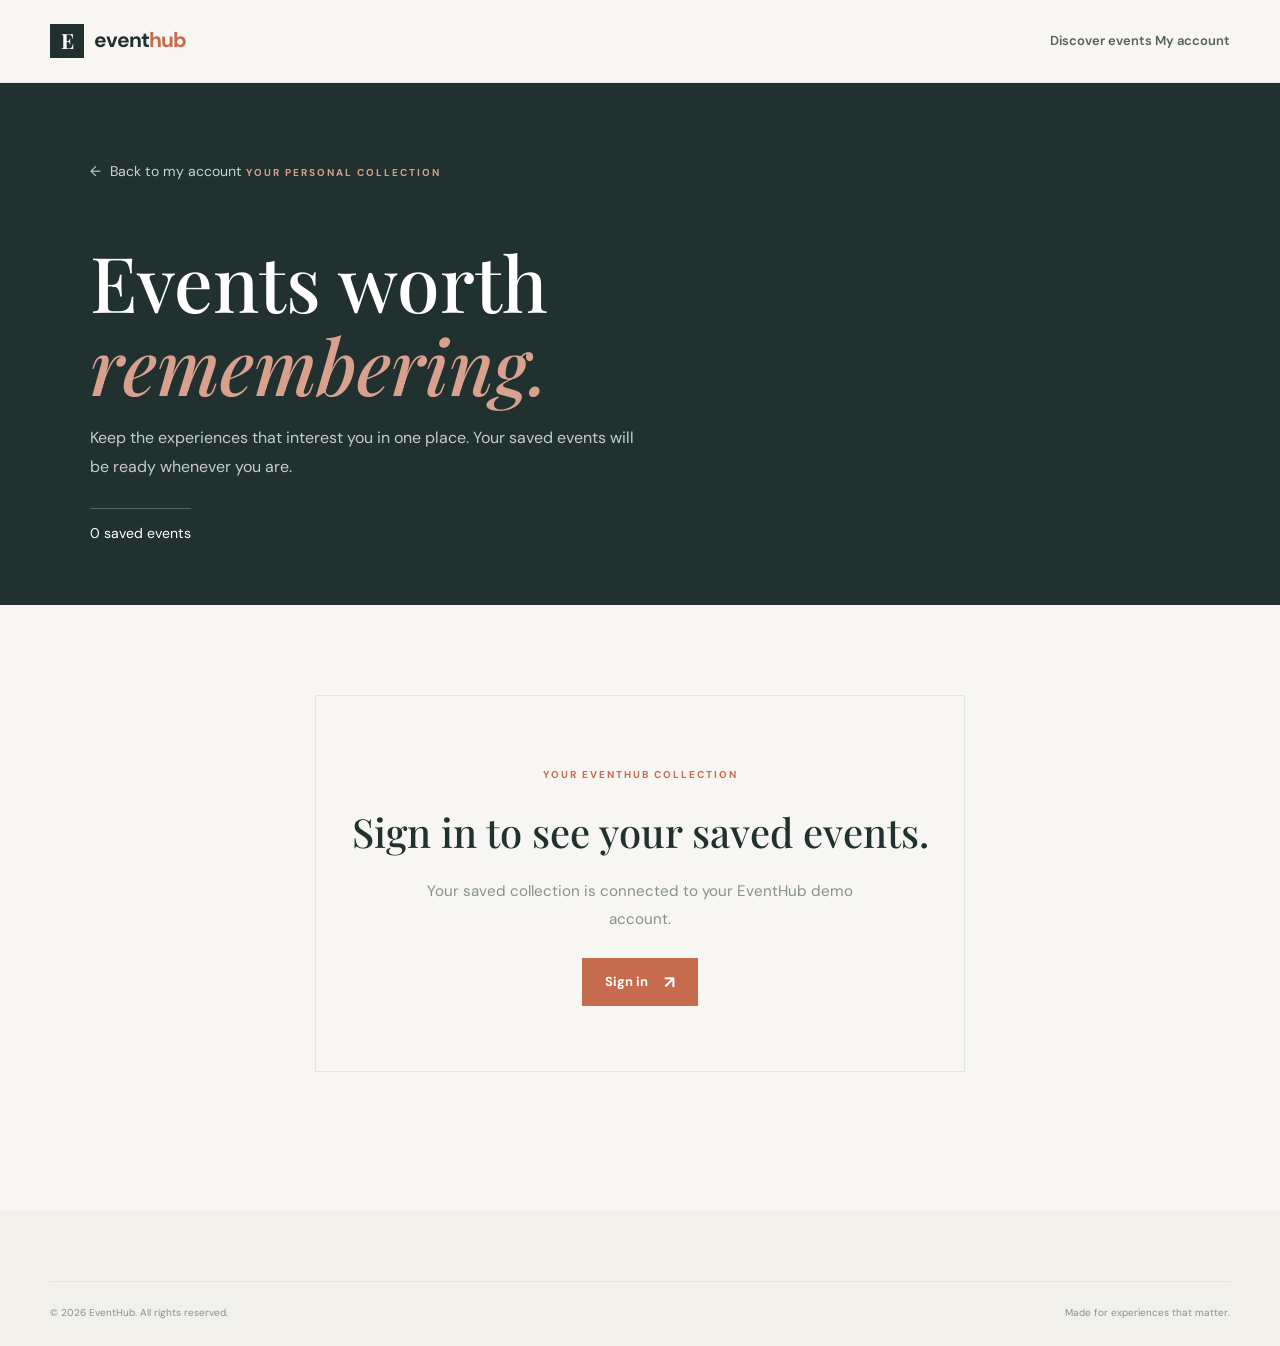
<file: saved-events.html>
<!DOCTYPE html>
<html lang="en">

<head>
    <meta charset="UTF-8">
    <meta name="viewport" content="width=device-width, initial-scale=1.0">

    <meta
        name="description"
        content="View and manage your saved events on EventHub."
    >

    <meta name="theme-color" content="#f7f6f2">

    <title>Saved Events | EventHub</title>

    <link rel="preconnect" href="https://fonts.googleapis.com">
    <link rel="preconnect" href="https://fonts.gstatic.com" crossorigin>

    <link
        href="https://fonts.googleapis.com/css2?family=DM+Sans:wght@400;500;600;700&family=Playfair+Display:wght@500;600;700&display=swap"
        rel="stylesheet"
    >

    <link rel="stylesheet" href="css/style.css">
</head>

<body class="saved-events-page">

    <header class="site-header">
        <div class="header-container">

            <a href="index.html" class="brand" aria-label="EventHub homepage">
                <span class="brand-mark">E</span>
                <span class="brand-name">event<span>hub</span></span>
            </a>

            <nav class="saved-events-navigation" aria-label="Main navigation">
                <a href="index.html#featured" class="nav-link">
                    Discover events
                </a>

                <a href="account.html" class="nav-link">
                    My account
                </a>
            </nav>

        </div>
    </header>

    <main class="saved-events-main">

        <section class="saved-events-hero">
            <div class="section-container">

                <a href="account.html" class="saved-events-back-link">
                    <span aria-hidden="true">←</span>
                    Back to my account
                </a>

                <span class="section-kicker">YOUR PERSONAL COLLECTION</span>

                <h1>Events worth <em>remembering.</em></h1>

                <p>
                    Keep the experiences that interest you in one place.
                    Your saved events will be ready whenever you are.
                </p>

                <span
                    class="saved-events-count"
                    id="savedEventsCount"
                    aria-live="polite"
                >
                    0 saved events
                </span>

            </div>
        </section>

        <section class="saved-events-section">
            <div class="section-container">

                <div
                    class="saved-events-grid"
                    id="savedEventsGrid"
                    aria-live="polite"
                ></div>

                <div
                    class="saved-events-empty"
                    id="savedEventsEmpty"
                    hidden
                >
                    <span class="saved-events-empty-symbol" aria-hidden="true">
                        ♡
                    </span>

                    <span class="section-kicker">A LITTLE SPACE TO FILL</span>

                    <h2>Your collection starts here.</h2>

                    <p>
                        You haven't saved any events yet. Explore EventHub
                        and bookmark the experiences you would like to revisit.
                    </p>

                    <a
                        href="index.html#featured"
                        class="button button-primary"
                    >
                        Discover events
                        <span aria-hidden="true">↗</span>
                    </a>
                </div>

                <div
                    class="saved-events-signed-out"
                    id="savedEventsSignedOut"
                    hidden
                >
                    <span class="section-kicker">YOUR EVENTHUB COLLECTION</span>

                    <h2>Sign in to see your saved events.</h2>

                    <p>
                        Your saved collection is connected to your EventHub
                        demo account.
                    </p>

                    <a href="auth.html" class="button button-primary">
                        Sign in
                        <span aria-hidden="true">↗</span>
                    </a>
                </div>

                <p
                    class="wishlist-message"
                    id="wishlistMessage"
                    role="status"
                    aria-live="polite"
                ></p>

            </div>
        </section>

    </main>

    <footer class="site-footer">
        <div class="footer-container">

            <div class="footer-bottom">
                <p>
                    © <span id="currentYear"></span> EventHub.
                    All rights reserved.
                </p>

                <p class="footer-tagline">
                    Made for experiences that matter.
                </p>
            </div>

        </div>
    </footer>

    <script src="js/events.js"></script>
    <script src="js/wishlist.js"></script>
    <script src="js/notifications.js"></script>

    <script>
        const currentYear = document.getElementById("currentYear");

        if (currentYear) {
            currentYear.textContent = new Date().getFullYear();
        }
    </script>

</body>
</html>
</file>
<file: css/style.css>
/* =========================================
   EVENTHUB
   Main stylesheet
   ========================================= */


/* =========================================
   01. DESIGN TOKENS
   ========================================= */

:root {
    --color-background: #f7f6f2;
    --color-surface: #ffffff;
    --color-ink: #20312f;
    --color-ink-light: #52615d;
    --color-muted: #87918c;
    --color-accent: #c66b4e;
    --color-accent-dark: #a95339;
    --color-border: #e5e5df;
    --color-dark-section: #20312f;

    --font-body: "DM Sans", sans-serif;
    --font-heading: "Playfair Display", serif;

    --container-width: 1180px;

    --transition: 220ms ease;
}


/* =========================================
   02. RESET & GLOBAL STYLES
   ========================================= */

* {
    margin: 0;
    padding: 0;
    box-sizing: border-box;
}

html {
    scroll-behavior: smooth;
    scroll-padding-top: 100px;
}

body {
    background: var(--color-background);
    color: var(--color-ink);
    font-family: var(--font-body);
    font-size: 15px;
    line-height: 1.7;
    overflow-x: hidden;
}

body,
button,
a {
    -webkit-tap-highlight-color: transparent;
}

button,
input,
textarea,
select {
    font: inherit;
}

a {
    color: inherit;
    text-decoration: none;
}

button {
    border: none;
}

img {
    display: block;
    max-width: 100%;
}

::selection {
    background: var(--color-accent);
    color: #ffffff;
}

:focus-visible {
    outline: 3px solid var(--color-accent);
    outline-offset: 4px;
}

.section-container,
.header-container,
.hero-container,
.discovery-container,
.footer-container,
.organizer-container {
    width: min(var(--container-width), calc(100% - 64px));
    margin: 0 auto;
}

.section-padding {
    padding: 110px 0;
}


/* =========================================
   03. BUTTONS
   ========================================= */

.button {
    display: inline-flex;
    justify-content: center;
    align-items: center;
    gap: 16px;
    min-height: 48px;
    padding: 0 23px;
    font-size: 13px;
    font-weight: 700;
    transition:
        background var(--transition),
        color var(--transition),
        transform var(--transition);
}

.button span {
    font-size: 17px;
    transition: transform var(--transition);
}

.button:hover span {
    transform: translate(3px, -3px);
}

.button-primary {
    background: var(--color-accent);
    color: #ffffff;
}

.button-primary:hover {
    background: var(--color-accent-dark);
    transform: translateY(-2px);
}

.button-light {
    background: #f7f6f2;
    color: var(--color-ink);
}

.button-light:hover {
    background: #ffffff;
    transform: translateY(-2px);
}

.text-link {
    display: inline-flex;
    align-items: center;
    gap: 12px;
    color: var(--color-ink);
    font-size: 13px;
    font-weight: 700;
}

.text-link span {
    color: var(--color-accent);
    font-size: 19px;
    transition: transform var(--transition);
}

.text-link:hover span {
    transform: translateX(5px);
}


/* =========================================
   04. HEADER
   ========================================= */

.site-header {
    position: sticky;
    top: 0;
    z-index: 1000;
    width: 100%;
    background: rgba(247, 246, 242, 0.96);
    border-bottom: 1px solid rgba(32, 49, 47, 0.08);
    backdrop-filter: blur(14px);
}

.header-container {
    min-height: 82px;
    display: flex;
    align-items: center;
    justify-content: space-between;
    gap: 35px;
}

.brand {
    display: inline-flex;
    align-items: center;
    gap: 10px;
    flex-shrink: 0;
}

.brand-mark {
    display: flex;
    align-items: center;
    justify-content: center;
    width: 34px;
    height: 34px;
    background: var(--color-ink);
    color: #ffffff;
    font-family: var(--font-heading);
    font-size: 21px;
    font-weight: 700;
}

.brand-name {
    color: var(--color-ink);
    font-size: 21px;
    font-weight: 700;
    letter-spacing: -1px;
}

.brand-name span {
    color: var(--color-accent);
}

.main-navigation {
    display: flex;
    align-items: center;
    gap: 38px;
}

.nav-link {
    position: relative;
    color: var(--color-ink-light);
    font-size: 13px;
    font-weight: 600;
    transition: color var(--transition);
}

.nav-link:hover,
.nav-link.active {
    color: var(--color-accent);
}

.header-actions {
    display: flex;
    align-items: center;
    gap: 25px;
}

.login-link {
    color: var(--color-ink);
    font-size: 13px;
    font-weight: 700;
}

.login-link:hover {
    color: var(--color-accent);
}

.header-button {
    min-height: 43px;
    padding: 0 18px;
}

.menu-toggle,
.mobile-navigation-actions {
    display: none;
}


/* =========================================
   05. HERO SECTION
   ========================================= */

.hero-section {
    padding: 80px 0 105px;
    overflow: hidden;
}

.hero-container {
    display: grid;
    grid-template-columns: 0.92fr 1.08fr;
    align-items: center;
    gap: 70px;
}

.hero-content {
    padding: 25px 0;
}

.eyebrow,
.section-kicker {
    display: inline-flex;
    align-items: center;
    gap: 11px;
    color: var(--color-accent);
    font-size: 10px;
    font-weight: 700;
    letter-spacing: 2px;
}

.eyebrow-line {
    display: inline-block;
    width: 28px;
    height: 1px;
    background: var(--color-accent);
}

.hero-content h1 {
    max-width: 560px;
    margin-top: 27px;
    font-family: var(--font-heading);
    font-size: clamp(48px, 5.5vw, 72px);
    font-weight: 500;
    letter-spacing: -2.7px;
    line-height: 1.12;
}

.hero-content h1 span {
    display: block;
    color: var(--color-accent);
    font-style: italic;
}

.hero-description {
    max-width: 450px;
    margin-top: 25px;
    color: var(--color-ink-light);
    font-size: 15px;
    line-height: 1.9;
}

.hero-actions {
    display: flex;
    align-items: center;
    flex-wrap: wrap;
    gap: 30px;
    margin-top: 34px;
}

.hero-button {
    min-height: 54px;
    padding: 0 26px;
}

.hero-note {
    display: flex;
    align-items: center;
    gap: 10px;
    margin-top: 45px;
    color: var(--color-muted);
    font-size: 11px;
    font-weight: 500;
}

.hero-note-dot {
    width: 7px;
    height: 7px;
    background: var(--color-accent);
    border-radius: 50%;
}

.hero-visual {
    position: relative;
    padding: 0 0 35px 20px;
}

.hero-image-wrapper {
    position: relative;
    height: 560px;
    overflow: hidden;
    background: #d5d5ce;
}

.hero-image {
    width: 100%;
    height: 100%;
    object-fit: cover;
    object-position: center;
}

.image-overlay {
    position: absolute;
    inset: 0;
    background: linear-gradient(
        to top,
        rgba(17, 29, 27, 0.78) 0%,
        rgba(17, 29, 27, 0.12) 55%,
        transparent 100%
    );
}

.hero-image-caption {
    position: absolute;
    right: 35px;
    bottom: 36px;
    left: 35px;
    color: #ffffff;
}

.caption-label {
    color: rgba(255, 255, 255, 0.8);
    font-size: 9px;
    font-weight: 700;
    letter-spacing: 2px;
}

.hero-image-caption h2 {
    max-width: 380px;
    margin-top: 12px;
    font-family: var(--font-heading);
    font-size: 34px;
    font-weight: 500;
    line-height: 1.2;
}

.floating-note {
    position: absolute;
    right: -24px;
    bottom: 5px;
    display: flex;
    align-items: center;
    gap: 13px;
    padding: 18px 22px;
    background: #ffffff;
    box-shadow: 0 12px 45px rgba(32, 49, 47, 0.12);
}

.floating-note-icon {
    display: flex;
    align-items: center;
    justify-content: center;
    width: 39px;
    height: 39px;
    background: #f6eee9;
    color: var(--color-accent);
    font-size: 22px;
}

.floating-note strong,
.floating-note div span {
    display: block;
}

.floating-note strong {
    color: var(--color-ink);
    font-size: 12px;
}

.floating-note div span {
    color: var(--color-muted);
    font-size: 10px;
}

.hero-decoration {
    position: absolute;
    top: -22px;
    right: -18px;
    z-index: -1;
    width: 150px;
    height: 150px;
    border: 1px solid rgba(198, 107, 78, 0.35);
}


/* =========================================
   06. DISCOVERY INTRO
   ========================================= */

.discovery-strip {
    padding: 55px 0;
    background: #eeede7;
}

.discovery-container {
    display: grid;
    grid-template-columns: 1fr 0.8fr;
    align-items: center;
    gap: 70px;
}

.discovery-heading h2 {
    max-width: 550px;
    margin-top: 13px;
    font-family: var(--font-heading);
    font-size: 29px;
    font-weight: 500;
    line-height: 1.35;
}

.discovery-container > p {
    max-width: 470px;
    color: var(--color-ink-light);
    font-size: 13px;
    line-height: 1.9;
}


/* =========================================
   07. SECTION HEADINGS
   ========================================= */

.section-heading-row,
.featured-heading {
    display: flex;
    align-items: flex-end;
    justify-content: space-between;
    gap: 35px;
    margin-bottom: 45px;
}

.section-title {
    margin-top: 14px;
    font-family: var(--font-heading);
    font-size: clamp(36px, 4vw, 49px);
    font-weight: 500;
    letter-spacing: -1.4px;
    line-height: 1.2;
}

.section-title span {
    color: var(--color-accent);
    font-style: italic;
}

.section-side-description {
    max-width: 300px;
    color: var(--color-ink-light);
    font-size: 12px;
    line-height: 1.9;
}


/* =========================================
   08. CATEGORIES
   ========================================= */

.categories-section {
    background: var(--color-background);
}

.category-grid {
    display: grid;
    grid-template-columns: repeat(3, 1fr);
    border-top: 1px solid var(--color-border);
    border-left: 1px solid var(--color-border);
}

.category-item {
    position: relative;
    min-height: 250px;
    padding: 29px 30px;
    border-right: 1px solid var(--color-border);
    border-bottom: 1px solid var(--color-border);
    background: transparent;
    transition:
        background var(--transition),
        transform var(--transition);
}

.category-item:hover {
    background: #ffffff;
}

.category-number {
    color: var(--color-muted);
    font-size: 10px;
    font-weight: 700;
    letter-spacing: 1px;
}

.category-icon {
    display: flex;
    align-items: center;
    justify-content: center;
    width: 45px;
    height: 45px;
    margin-top: 22px;
    background: #efeee8;
    color: var(--color-accent);
    font-size: 24px;
    transition:
        background var(--transition),
        color var(--transition);
}

.category-item:hover .category-icon {
    background: var(--color-accent);
    color: #ffffff;
}

.category-item h3 {
    margin-top: 18px;
    color: var(--color-ink);
    font-size: 16px;
    font-weight: 700;
}

.category-item p {
    max-width: 290px;
    margin-top: 7px;
    color: var(--color-muted);
    font-size: 12px;
    line-height: 1.8;
}

.category-arrow {
    position: absolute;
    top: 27px;
    right: 27px;
    color: var(--color-accent);
    font-size: 18px;
    transition: transform var(--transition);
}

.category-item:hover .category-arrow {
    transform: translate(3px, -3px);
}


/* =========================================
   09. FEATURED EVENTS
   ========================================= */

.featured-section {
    background: #eeede7;
}

.featured-heading {
    align-items: center;
}

.coming-soon-label {
    display: inline-block;
    padding: 9px 13px;
    border: 1px solid #d6d4cc;
    color: var(--color-ink-light);
    font-size: 9px;
    font-weight: 700;
    letter-spacing: 1.3px;
}

.events-empty-state {
    display: flex;
    flex-direction: column;
    align-items: center;
    justify-content: center;
    min-height: 300px;
    padding: 50px 25px;
    border: 1px solid #dcdad2;
    background: rgba(255, 255, 255, 0.35);
    text-align: center;
}

.empty-state-symbol {
    display: flex;
    align-items: center;
    justify-content: center;
    width: 50px;
    height: 50px;
    background: #f5e9e3;
    color: var(--color-accent);
    font-size: 27px;
}

.events-empty-state h3 {
    margin-top: 20px;
    font-family: var(--font-heading);
    font-size: 26px;
    font-weight: 500;
}

.events-empty-state p {
    max-width: 510px;
    margin-top: 10px;
    color: var(--color-ink-light);
    font-size: 12px;
    line-height: 1.9;
}


/* =========================================
   10. ABOUT SECTION
   ========================================= */

.about-container {
    display: grid;
    grid-template-columns: 1fr 0.9fr;
    align-items: center;
    gap: 100px;
}

.about-visual {
    position: relative;
    min-height: 450px;
    background: #e0dfd7;
}

.about-visual img {
    width: 100%;
    height: 450px;
    object-fit: cover;
}

.about-image-label {
    position: absolute;
    right: -25px;
    bottom: 30px;
    display: flex;
    flex-direction: column;
    padding: 18px 25px;
    background: var(--color-accent);
    color: #ffffff;
    font-size: 10px;
    font-weight: 700;
    letter-spacing: 1.4px;
}

.about-content .section-title {
    max-width: 460px;
}

.about-content > p {
    max-width: 470px;
    margin-top: 20px;
    color: var(--color-ink-light);
    font-size: 13px;
    line-height: 1.95;
}

.about-content .text-link {
    margin-top: 30px;
}


/* =========================================
   11. ORGANIZER CTA
   ========================================= */

.organizer-section {
    position: relative;
    overflow: hidden;
    background: var(--color-dark-section);
    color: #ffffff;
}

.organizer-container {
    position: relative;
    display: flex;
    align-items: center;
    justify-content: space-between;
    min-height: 440px;
    padding-top: 70px;
    padding-bottom: 70px;
}

.organizer-content {
    position: relative;
    z-index: 2;
    max-width: 580px;
}

.light-kicker {
    color: #e1a18b;
}

.organizer-content h2 {
    max-width: 550px;
    margin-top: 20px;
    font-family: var(--font-heading);
    font-size: clamp(39px, 4.5vw, 55px);
    font-weight: 500;
    line-height: 1.17;
}

.organizer-content p {
    max-width: 460px;
    margin-top: 20px;
    color: #c1ccc7;
    font-size: 13px;
    line-height: 1.9;
}

.organizer-content .button {
    margin-top: 30px;
}

.organizer-decoration {
    position: absolute;
    top: 50%;
    right: 0;
    display: flex;
    flex-direction: column;
    transform: translateY(-50%) rotate(-8deg);
    color: rgba(255, 255, 255, 0.055);
    font-family: var(--font-heading);
    font-size: clamp(55px, 9vw, 120px);
    font-weight: 700;
    line-height: 0.9;
    letter-spacing: -5px;
    user-select: none;
}


/* =========================================
   12. FOOTER
   ========================================= */

.site-footer {
    padding: 70px 0 25px;
    background: #f1f0eb;
}

.footer-main {
    display: grid;
    grid-template-columns: 1.7fr 1fr 1fr;
    gap: 60px;
    padding-bottom: 65px;
}

.footer-brand-column > p {
    max-width: 250px;
    margin-top: 18px;
    color: var(--color-muted);
    font-size: 12px;
    line-height: 1.9;
}

.footer-link-column {
    display: flex;
    flex-direction: column;
    align-items: flex-start;
    gap: 11px;
}

.footer-link-column h3 {
    margin-bottom: 8px;
    color: var(--color-ink);
    font-size: 12px;
    font-weight: 700;
}

.footer-link-column a {
    color: var(--color-ink-light);
    font-size: 12px;
    transition: color var(--transition);
}

.footer-link-column a:hover {
    color: var(--color-accent);
}

.footer-bottom {
    display: flex;
    align-items: center;
    justify-content: space-between;
    gap: 20px;
    padding-top: 22px;
    border-top: 1px solid var(--color-border);
}

.footer-bottom p {
    color: var(--color-muted);
    font-size: 10px;
}

.footer-tagline {
    text-align: right;
}


/* =========================================
   13. RESPONSIVE: TABLETS
   ========================================= */

@media (max-width: 1000px) {

    .hero-container {
        gap: 40px;
    }

    .hero-image-wrapper {
        height: 480px;
    }

    .hero-content h1 {
        font-size: 58px;
    }

    .about-container {
        gap: 60px;
    }

    .main-navigation {
        gap: 23px;
    }

    .header-container {
        gap: 20px;
    }

}


/* =========================================
   14. RESPONSIVE: MOBILE NAVIGATION
   ========================================= */

@media (max-width: 760px) {

    html {
        scroll-padding-top: 75px;
    }

    .section-container,
    .header-container,
    .hero-container,
    .discovery-container,
    .footer-container,
    .organizer-container {
        width: calc(100% - 40px);
    }

    .section-padding {
        padding: 75px 0;
    }

    .header-container {
        min-height: 72px;
    }

    .brand-name {
        font-size: 19px;
    }

    .menu-toggle {
        display: flex;
        flex-direction: column;
        justify-content: center;
        gap: 6px;
        width: 42px;
        height: 42px;
        margin-left: auto;
        background: transparent;
        cursor: pointer;
    }

    .menu-toggle span {
        display: block;
        width: 23px;
        height: 2px;
        background: var(--color-ink);
        transition:
            transform var(--transition),
            opacity var(--transition);
    }

    .menu-toggle.is-active span:first-child {
        transform: translateY(4px) rotate(45deg);
    }

    .menu-toggle.is-active span:last-child {
        transform: translateY(-4px) rotate(-45deg);
    }

    .main-navigation {
        position: absolute;
        top: 72px;
        right: 0;
        left: 0;
        display: flex;
        flex-direction: column;
        align-items: stretch;
        gap: 0;
        padding: 10px 20px 22px;
        background: var(--color-background);
        border-bottom: 1px solid var(--color-border);
        opacity: 0;
        visibility: hidden;
        transform: translateY(-10px);
        transition:
            opacity var(--transition),
            visibility var(--transition),
            transform var(--transition);
    }

    .main-navigation.is-open {
        opacity: 1;
        visibility: visible;
        transform: translateY(0);
    }

    .nav-link {
        padding: 13px 0;
        border-bottom: 1px solid var(--color-border);
    }

    .mobile-navigation-actions {
        display: flex;
        flex-direction: column;
        gap: 15px;
        padding-top: 20px;
    }

    .mobile-login-link {
        color: var(--color-ink);
        font-size: 13px;
        font-weight: 700;
    }

    .mobile-navigation-actions .button {
        width: 100%;
    }

    .header-actions {
        display: none;
    }

    .hero-section {
        padding: 55px 0 75px;
    }

    .hero-container {
        grid-template-columns: 1fr;
        gap: 45px;
    }

    .hero-content {
        padding: 0;
    }

    .hero-content h1 {
        max-width: 520px;
        font-size: clamp(47px, 10vw, 65px);
    }

    .hero-description {
        max-width: 520px;
    }

    .hero-note {
        margin-top: 30px;
    }

    .hero-visual {
        padding: 0 10px 28px 0;
    }

    .hero-image-wrapper {
        height: 430px;
    }

    .floating-note {
        right: -5px;
        bottom: 0;
    }

    .hero-decoration {
        right: -5px;
    }

    .discovery-container {
        grid-template-columns: 1fr;
        gap: 20px;
    }

    .discovery-heading h2 {
        font-size: 26px;
    }

    .section-heading-row,
    .featured-heading {
        align-items: flex-start;
        flex-direction: column;
        gap: 18px;
    }

    .section-title {
        font-size: 41px;
    }

    .category-grid {
        grid-template-columns: repeat(2, 1fr);
    }

    .category-item {
        min-height: 240px;
        padding: 23px 20px;
    }

    .category-item h3 {
        font-size: 14px;
    }

    .about-container {
        grid-template-columns: 1fr;
        gap: 55px;
    }

    .about-visual,
    .about-visual img {
        height: 380px;
        min-height: 380px;
    }

    .about-image-label {
        right: -8px;
    }

    .organizer-container {
        min-height: 420px;
    }

    .organizer-decoration {
        right: -20px;
        opacity: 0.7;
    }

    .footer-main {
        grid-template-columns: 1fr 1fr;
        gap: 45px 30px;
    }

    .footer-brand-column {
        grid-column: 1 / -1;
    }

}


/* =========================================
   15. RESPONSIVE: SMALL MOBILE
   ========================================= */

@media (max-width: 480px) {

    .section-container,
    .header-container,
    .hero-container,
    .discovery-container,
    .footer-container,
    .organizer-container {
        width: calc(100% - 32px);
    }

    .section-padding {
        padding: 65px 0;
    }

    .hero-content h1 {
        font-size: 47px;
        letter-spacing: -1.8px;
    }

    .hero-description {
        font-size: 13px;
    }

    .hero-actions {
        align-items: flex-start;
        flex-direction: column;
        gap: 20px;
    }

    .hero-image-wrapper {
        height: 350px;
    }

    .hero-image-caption {
        right: 20px;
        bottom: 25px;
        left: 20px;
    }

    .hero-image-caption h2 {
        font-size: 27px;
    }

    .floating-note {
        padding: 13px 15px;
    }

    .floating-note-icon {
        width: 34px;
        height: 34px;
    }

    .discovery-strip {
        padding: 45px 0;
    }

    .discovery-heading h2 {
        font-size: 24px;
    }

    .section-title {
        font-size: 36px;
    }

    .category-grid {
        grid-template-columns: 1fr;
    }

    .category-item {
        min-height: 220px;
    }

    .events-empty-state {
        min-height: 280px;
        padding: 35px 20px;
    }

    .events-empty-state h3 {
        font-size: 22px;
    }

    .about-visual,
    .about-visual img {
        height: 320px;
        min-height: 320px;
    }

    .organizer-container {
        min-height: 460px;
    }

    .organizer-content h2 {
        font-size: 39px;
    }

    .organizer-decoration {
        font-size: 60px;
        right: -10px;
    }

    .footer-main {
        grid-template-columns: 1fr 1fr;
        gap: 35px 20px;
    }

    .footer-bottom {
        align-items: flex-start;
        flex-direction: column;
        gap: 8px;
    }

    .footer-tagline {
        text-align: left;
    }

}


/* =========================================
   16. REDUCED MOTION ACCESSIBILITY
   ========================================= */

@media (prefers-reduced-motion: reduce) {

    *,
    *::before,
    *::after {
        scroll-behavior: auto !important;
        transition-duration: 0.01ms !important;
        animation-duration: 0.01ms !important;
        animation-iteration-count: 1 !important;
    }

}


/* =========================================
   STEP 3 — EVENT DISCOVERY SYSTEM
   ========================================= */


/* =========================================
   01. SEARCH AND FILTER PANEL
   ========================================= */

.event-search-panel {
    display: grid;
    grid-template-columns: 1.7fr 1fr 1fr 1fr;
    align-items: end;
    gap: 16px;
    padding: 25px;
    background: #ffffff;
    border: 1px solid var(--color-border);
}

.search-field,
.filter-field {
    display: flex;
    flex-direction: column;
    gap: 9px;
}

.search-field label,
.filter-field label {
    color: var(--color-ink);
    font-size: 11px;
    font-weight: 700;
}

.search-input-wrapper {
    position: relative;
    display: flex;
    align-items: center;
}

.search-icon {
    position: absolute;
    left: 13px;
    color: var(--color-accent);
    font-size: 22px;
    pointer-events: none;
}

.search-input-wrapper input,
.filter-field select {
    width: 100%;
    height: 46px;
    padding: 0 13px;
    border: 1px solid var(--color-border);
    border-radius: 0;
    background: #fafaf8;
    color: var(--color-ink);
    font-family: var(--font-body);
    font-size: 11px;
    outline: none;
    transition:
        border-color var(--transition),
        background var(--transition);
}

.search-input-wrapper input {
    padding-left: 40px;
}

.search-input-wrapper input:focus,
.filter-field select:focus {
    border-color: var(--color-accent);
    background: #ffffff;
}

.search-input-wrapper input::placeholder {
    color: #9a9f9b;
}

.filter-field select {
    cursor: pointer;
}


/* =========================================
   02. RESULTS TOOLBAR
   ========================================= */

.results-toolbar {
    display: flex;
    align-items: center;
    justify-content: space-between;
    gap: 20px;
    padding: 25px 0 20px;
}

.results-toolbar p {
    color: var(--color-ink-light);
    font-size: 12px;
    font-weight: 600;
}

.clear-filters-button {
    display: inline-flex;
    align-items: center;
    gap: 8px;
    padding: 7px 0;
    background: transparent;
    color: var(--color-accent);
    font-size: 11px;
    font-weight: 700;
    cursor: pointer;
}

.clear-filters-button span {
    font-size: 17px;
}

.clear-filters-button:hover {
    color: var(--color-accent-dark);
}


/* =========================================
   03. EVENT CARD GRID
   ========================================= */

.event-grid {
    display: grid;
    grid-template-columns: repeat(3, minmax(0, 1fr));
    gap: 25px;
}

.event-card {
    min-width: 0;
    overflow: hidden;
    background: #ffffff;
    border: 1px solid var(--color-border);
    transition:
        transform var(--transition),
        box-shadow var(--transition);
}

.event-card:hover {
    transform: translateY(-5px);
    box-shadow: 0 14px 35px rgba(32, 49, 47, 0.09);
}

.event-card-image {
    position: relative;
    height: 220px;
    overflow: hidden;
    background: #e7e6df;
}

.event-card-image img {
    width: 100%;
    height: 100%;
    object-fit: cover;
    transition: transform 450ms ease;
}

.event-card:hover .event-card-image img {
    transform: scale(1.045);
}

.event-category-badge {
    position: absolute;
    top: 15px;
    left: 15px;
    max-width: calc(100% - 30px);
    padding: 7px 11px;
    background: rgba(247, 246, 242, 0.95);
    color: var(--color-ink);
    font-size: 9px;
    font-weight: 700;
}

.event-card-content {
    display: flex;
    flex-direction: column;
    min-height: 260px;
    padding: 21px;
}

.event-date {
    display: flex;
    align-items: center;
    flex-wrap: wrap;
    gap: 7px;
    color: var(--color-accent);
    font-size: 10px;
    font-weight: 700;
}

.event-date-icon {
    font-size: 16px;
}

.event-date-divider {
    color: var(--color-muted);
}

.event-card-content h3 {
    margin-top: 13px;
    color: var(--color-ink);
    font-family: var(--font-heading);
    font-size: 22px;
    font-weight: 500;
    line-height: 1.3;
}

.event-description {
    margin-top: 10px;
    color: var(--color-ink-light);
    font-size: 11px;
    line-height: 1.8;
}

.event-location {
    display: flex;
    align-items: flex-start;
    gap: 8px;
    margin-top: 17px;
    color: var(--color-muted);
    font-size: 10px;
    line-height: 1.7;
}

.event-location > span:first-child {
    color: var(--color-accent);
    font-size: 16px;
}

.event-card-footer {
    display: flex;
    align-items: center;
    justify-content: space-between;
    gap: 12px;
    margin-top: auto;
    padding-top: 17px;
    border-top: 1px solid var(--color-border);
}

.event-price {
    color: var(--color-ink);
    font-size: 11px;
    font-weight: 700;
}

.event-card-link {
    display: inline-flex;
    align-items: center;
    gap: 7px;
    color: var(--color-accent);
    font-size: 10px;
    font-weight: 700;
}

.event-card-link span {
    font-size: 15px;
}


/* =========================================
   04. EMPTY SEARCH RESULTS
   ========================================= */

.events-empty-state[hidden],
.event-grid[hidden] {
    display: none !important;
}

.events-empty-state .button {
    margin-top: 22px;
    cursor: pointer;
}


/* =========================================
   05. TABLET EVENT GRID
   ========================================= */

@media (max-width: 1000px) {

    .event-search-panel {
        grid-template-columns: repeat(2, minmax(0, 1fr));
    }

    .event-grid {
        grid-template-columns: repeat(2, minmax(0, 1fr));
    }

}


/* =========================================
   06. MOBILE EVENT DISCOVERY
   ========================================= */

@media (max-width: 600px) {

    .event-search-panel {
        grid-template-columns: 1fr;
        gap: 17px;
        padding: 19px;
    }

    .event-grid {
        grid-template-columns: 1fr;
        gap: 20px;
    }

    .event-card-image {
        height: 230px;
    }

    .event-card-content {
        min-height: 245px;
    }

    .results-toolbar {
        align-items: flex-start;
    }

    .event-card-content h3 {
        font-size: 23px;
    }

}


/* =========================================
   STEP 4 — EVENT DETAILS PAGE
   ========================================= */


/* =========================================
   01. BREADCRUMB
   ========================================= */

.details-breadcrumb-section {
    padding: 25px 0;
    border-bottom: 1px solid var(--color-border);
}

.breadcrumb {
    display: flex;
    align-items: center;
    flex-wrap: wrap;
    gap: 12px;
    color: var(--color-muted);
    font-size: 11px;
}

.breadcrumb a {
    color: var(--color-ink-light);
    transition: color var(--transition);
}

.breadcrumb a:hover {
    color: var(--color-accent);
}

.breadcrumb span[aria-hidden="true"] {
    color: #b8bcb8;
}

.breadcrumb [aria-current="page"] {
    color: var(--color-accent);
    font-weight: 700;
}


/* =========================================
   02. DETAILS PAGE LAYOUT
   ========================================= */

.event-details-section {
    min-height: 650px;
    padding: 65px 0 110px;
}

.event-details-layout {
    display: grid;
    grid-template-columns: minmax(0, 1fr) 350px;
    align-items: start;
    gap: 65px;
}

.event-details-main-column {
    min-width: 0;
}


/* =========================================
   03. EVENT IMAGE
   ========================================= */

.event-details-image-wrapper {
    position: relative;
    height: 470px;
    overflow: hidden;
    background: #e7e6df;
}

.event-details-image-wrapper img {
    width: 100%;
    height: 100%;
    object-fit: cover;
}

.event-details-category {
    position: absolute;
    bottom: 22px;
    left: 22px;
    padding: 9px 14px;
    background: rgba(247, 246, 242, 0.96);
    color: var(--color-ink);
    font-size: 10px;
    font-weight: 700;
}


/* =========================================
   04. EVENT HEADING
   ========================================= */

.event-details-heading {
    padding: 35px 0;
    border-bottom: 1px solid var(--color-border);
}

.event-details-heading h1 {
    max-width: 800px;
    margin-top: 15px;
    font-family: var(--font-heading);
    font-size: clamp(38px, 5vw, 58px);
    font-weight: 500;
    letter-spacing: -1.7px;
    line-height: 1.15;
}

.event-details-location {
    display: flex;
    align-items: center;
    gap: 8px;
    margin-top: 18px;
    color: var(--color-ink-light);
    font-size: 12px;
}

.event-details-location::before {
    content: "⌖";
    color: var(--color-accent);
    font-size: 17px;
}


/* =========================================
   05. EVENT INFORMATION
   ========================================= */

.event-information-block {
    padding: 32px 0;
    border-bottom: 1px solid var(--color-border);
}

.event-information-block h2 {
    margin-bottom: 15px;
    font-family: var(--font-heading);
    font-size: 25px;
    font-weight: 500;
}

.event-information-block > p {
    max-width: 720px;
    color: var(--color-ink-light);
    font-size: 13px;
    line-height: 2;
}

.event-venue-information {
    display: flex;
    align-items: flex-start;
    gap: 15px;
}

.venue-icon {
    display: flex;
    align-items: center;
    justify-content: center;
    width: 42px;
    height: 42px;
    flex-shrink: 0;
    background: #f2e9e4;
    color: var(--color-accent);
    font-size: 22px;
}

.event-venue-information strong {
    display: block;
    color: var(--color-ink);
    font-size: 13px;
}

.event-venue-information p {
    margin-top: 4px;
    color: var(--color-muted);
    font-size: 11px;
}


/* =========================================
   06. EVENT ACTIONS
   ========================================= */

.event-details-actions {
    display: flex;
    align-items: center;
    justify-content: space-between;
    flex-wrap: wrap;
    gap: 20px;
    padding-top: 28px;
}

.share-event-button {
    display: inline-flex;
    align-items: center;
    gap: 12px;
    min-height: 45px;
    padding: 0 17px;
    border: 1px solid var(--color-border);
    background: transparent;
    color: var(--color-ink);
    font-size: 11px;
    font-weight: 700;
    cursor: pointer;
    transition:
        border-color var(--transition),
        color var(--transition),
        background var(--transition);
}

.share-event-button:hover {
    border-color: var(--color-accent);
    color: var(--color-accent);
    background: #ffffff;
}

.share-event-button span {
    color: var(--color-accent);
    font-size: 16px;
}

.share-feedback {
    min-height: 22px;
    margin-top: 10px;
    color: var(--color-accent-dark);
    font-size: 11px;
}


/* =========================================
   07. EVENT SUMMARY PANEL
   ========================================= */

.event-summary-panel {
    position: sticky;
    top: 110px;
    padding: 29px;
    border: 1px solid var(--color-border);
    background: #ffffff;
}

.event-summary-panel h2 {
    margin-top: 12px;
    margin-bottom: 28px;
    font-family: var(--font-heading);
    font-size: 28px;
    font-weight: 500;
}

.summary-item {
    display: flex;
    align-items: flex-start;
    gap: 14px;
    padding: 17px 0;
    border-bottom: 1px solid #eeede8;
}

.summary-icon {
    display: flex;
    align-items: center;
    justify-content: center;
    width: 37px;
    height: 37px;
    flex-shrink: 0;
    background: #f3f0ea;
    color: var(--color-accent);
    font-size: 19px;
}

.summary-item > div {
    display: flex;
    flex-direction: column;
    gap: 5px;
}

.summary-label {
    color: var(--color-muted);
    font-size: 9px;
    font-weight: 700;
    letter-spacing: 1.2px;
}

.summary-item strong {
    color: var(--color-ink);
    font-size: 12px;
    line-height: 1.6;
}

.summary-divider {
    height: 1px;
    margin: 22px 0;
    background: var(--color-border);
}

.summary-note {
    color: var(--color-muted);
    font-size: 10px;
    line-height: 1.8;
}

.summary-button {
    width: 100%;
    margin-top: 24px;
    font-size: 11px;
}


/* =========================================
   08. LOADING STATE
   ========================================= */

.event-details-loading {
    display: flex;
    flex-direction: column;
    align-items: center;
    justify-content: center;
    min-height: 400px;
    gap: 18px;
}

.event-details-loading p {
    color: var(--color-muted);
    font-size: 12px;
}

.loading-indicator {
    width: 35px;
    height: 35px;
    border: 3px solid var(--color-border);
    border-top-color: var(--color-accent);
    border-radius: 50%;
    animation: eventhub-loading 800ms linear infinite;
}

@keyframes eventhub-loading {

    to {
        transform: rotate(360deg);
    }

}


/* =========================================
   09. EVENT NOT FOUND
   ========================================= */

.event-not-found {
    display: flex;
    flex-direction: column;
    align-items: center;
    justify-content: center;
    min-height: 430px;
    padding: 40px 20px;
    text-align: center;
}

.event-not-found[hidden] {
    display: none !important;
}

.event-not-found h1 {
    margin-top: 18px;
    font-family: var(--font-heading);
    font-size: 36px;
    font-weight: 500;
}

.event-not-found p {
    max-width: 420px;
    margin-top: 12px;
    color: var(--color-ink-light);
    font-size: 12px;
    line-height: 1.9;
}

.event-not-found .button {
    margin-top: 25px;
}

.event-details-content[hidden] {
    display: none !important;
}


/* =========================================
   10. RESPONSIVE DETAILS PAGE
   ========================================= */

@media (max-width: 950px) {

    .event-details-layout {
        grid-template-columns: minmax(0, 1fr) 300px;
        gap: 35px;
    }

    .event-details-image-wrapper {
        height: 390px;
    }

    .event-summary-panel {
        padding: 22px;
    }

}


@media (max-width: 760px) {

    .event-details-section {
        padding: 45px 0 75px;
    }

    .event-details-layout {
        grid-template-columns: 1fr;
        gap: 40px;
    }

    .event-details-image-wrapper {
        height: 390px;
    }

    .event-summary-panel {
        position: static;
        width: 100%;
    }

    .event-details-heading {
        padding: 27px 0;
    }

}


@media (max-width: 480px) {

    .event-details-image-wrapper {
        height: 290px;
    }

    .event-details-heading h1 {
        font-size: 38px;
    }

    .event-information-block h2 {
        font-size: 23px;
    }

    .event-details-actions {
        align-items: flex-start;
        flex-direction: column;
    }

    .share-event-button {
        width: 100%;
        justify-content: center;
    }

    .event-not-found h1 {
        font-size: 29px;
    }

}


/* =========================================
   STEP 5 — AUTHENTICATION
   ========================================= */


/* =========================================
   01. AUTHENTICATION PAGE
   ========================================= */

.auth-page {
    min-height: 100vh;
    display: flex;
    flex-direction: column;
}

.auth-back-link {
    display: inline-flex;
    align-items: center;
    gap: 9px;
    color: var(--color-ink-light);
    font-size: 12px;
    font-weight: 600;
}

.auth-back-link:hover {
    color: var(--color-accent);
}

.auth-main {
    flex: 1;
    display: flex;
    align-items: center;
    padding: 65px 24px 85px;
}

.auth-layout {
    width: 100%;
    max-width: 1120px;
    margin: 0 auto;
    display: grid;
    grid-template-columns: 1fr 470px;
    align-items: center;
    gap: 90px;
}


/* =========================================
   02. INTRODUCTION
   ========================================= */

.auth-intro {
    max-width: 490px;
}

.auth-intro h1 {
    margin-top: 24px;
    font-family: var(--font-heading);
    font-size: clamp(48px, 6vw, 72px);
    font-weight: 500;
    letter-spacing: -2px;
    line-height: 1.1;
}

.auth-intro h1 span {
    display: block;
    color: var(--color-accent);
}

.auth-intro > p {
    max-width: 400px;
    margin-top: 24px;
    color: var(--color-ink-light);
    font-size: 13px;
    line-height: 2;
}

.auth-intro-bottom {
    display: flex;
    align-items: center;
    gap: 14px;
    margin-top: 65px;
    color: var(--color-muted);
    font-size: 10px;
    font-weight: 700;
    letter-spacing: 1px;
}

.auth-intro-line {
    width: 45px;
    height: 1px;
    background: var(--color-accent);
}


/* =========================================
   03. AUTHENTICATION CARD
   ========================================= */

.auth-card {
    padding: 38px;
    border: 1px solid var(--color-border);
    background: #ffffff;
    box-shadow: 0 20px 65px rgba(32, 49, 47, 0.055);
}

.auth-card-heading h2 {
    margin-top: 13px;
    font-family: var(--font-heading);
    font-size: 32px;
    font-weight: 500;
}

.auth-card-heading p {
    margin-top: 8px;
    color: var(--color-muted);
    font-size: 11px;
    line-height: 1.7;
}


/* =========================================
   04. AUTHENTICATION TABS
   ========================================= */

.auth-tabs {
    display: grid;
    grid-template-columns: 1fr 1fr;
    gap: 5px;
    margin: 27px 0;
    padding: 4px;
    background: #f3f2ee;
}

.auth-tab {
    min-height: 40px;
    background: transparent;
    color: var(--color-muted);
    font-family: var(--font-body);
    font-size: 11px;
    font-weight: 700;
    cursor: pointer;
    transition:
        background var(--transition),
        color var(--transition);
}

.auth-tab.is-active {
    background: #ffffff;
    color: var(--color-ink);
    box-shadow: 0 2px 8px rgba(32, 49, 47, 0.07);
}


/* =========================================
   05. AUTHENTICATION FORMS
   ========================================= */

.auth-form {
    display: flex;
    flex-direction: column;
    gap: 18px;
}

.auth-form[hidden] {
    display: none !important;
}

.auth-field {
    display: flex;
    flex-direction: column;
    gap: 8px;
}

.auth-field label {
    color: var(--color-ink);
    font-size: 11px;
    font-weight: 700;
}

.auth-field input {
    width: 100%;
    height: 47px;
    padding: 0 13px;
    border: 1px solid var(--color-border);
    border-radius: 0;
    background: #fafaf8;
    color: var(--color-ink);
    font-family: var(--font-body);
    font-size: 12px;
    outline: none;
    transition:
        border-color var(--transition),
        background var(--transition);
}

.auth-field input::placeholder {
    color: #a3a7a2;
}

.auth-field input:focus {
    border-color: var(--color-accent);
    background: #ffffff;
}

.auth-field input.has-error {
    border-color: #b94b45;
    background: #fffafa;
}

.field-error {
    min-height: 0;
    color: #b94b45;
    font-size: 10px;
    line-height: 1.5;
}

.auth-submit {
    width: 100%;
    min-height: 48px;
    margin-top: 4px;
    cursor: pointer;
}

.auth-switch-text {
    margin-top: 2px;
    color: var(--color-muted);
    text-align: center;
    font-size: 11px;
}

.auth-switch-text button {
    background: transparent;
    color: var(--color-accent);
    font-family: var(--font-body);
    font-size: 11px;
    font-weight: 700;
    cursor: pointer;
}

.auth-switch-text button:hover {
    text-decoration: underline;
}


/* =========================================
   06. AUTHENTICATION FEEDBACK
   ========================================= */

.auth-message {
    margin-top: 20px;
    padding: 13px;
    font-size: 11px;
    line-height: 1.7;
}

.auth-message[hidden] {
    display: none !important;
}

.auth-message.success {
    border: 1px solid #b9d4bf;
    background: #f2f8f3;
    color: #315e3b;
}

.auth-message.error {
    border: 1px solid #e5bdb9;
    background: #fff5f4;
    color: #98413b;
}

.auth-demo-notice {
    margin-top: 25px;
    padding-top: 18px;
    border-top: 1px solid var(--color-border);
    color: var(--color-muted);
    font-size: 9px;
    line-height: 1.8;
}


/* =========================================
   07. AUTHENTICATION FOOTER
   ========================================= */

.auth-footer {
    padding: 22px 24px;
    border-top: 1px solid var(--color-border);
    text-align: center;
}

.auth-footer p {
    color: var(--color-muted);
    font-size: 10px;
}


/* =========================================
   08. ACCOUNT DASHBOARD
   ========================================= */

.account-main {
    min-height: 75vh;
    padding: 75px 0 100px;
}

.account-heading {
    margin-bottom: 42px;
}

.account-heading h1 {
    margin-top: 13px;
    font-family: var(--font-heading);
    font-size: clamp(38px, 5vw, 54px);
    font-weight: 500;
}

.account-heading h1 span {
    color: var(--color-accent);
}

.account-heading > p {
    margin-top: 12px;
    color: var(--color-ink-light);
    font-size: 12px;
    line-height: 1.8;
}

.account-grid {
    display: grid;
    grid-template-columns: 320px minmax(0, 1fr);
    gap: 28px;
}

.account-profile-panel,
.account-content-panel {
    padding: 35px;
    border: 1px solid var(--color-border);
    background: #ffffff;
}

.account-avatar {
    display: flex;
    align-items: center;
    justify-content: center;
    width: 68px;
    height: 68px;
    margin-bottom: 25px;
    background: #f1e8e2;
    color: var(--color-accent);
    font-family: var(--font-heading);
    font-size: 30px;
}

.account-profile-panel h2 {
    margin-top: 12px;
    font-family: var(--font-heading);
    font-size: 27px;
    font-weight: 500;
}

.account-profile-panel > p {
    margin-top: 6px;
    color: var(--color-muted);
    font-size: 11px;
    overflow-wrap: anywhere;
}

.account-status {
    display: flex;
    align-items: center;
    gap: 9px;
    margin-top: 23px;
    color: var(--color-ink-light);
    font-size: 10px;
}

.status-dot {
    width: 8px;
    height: 8px;
    border-radius: 50%;
    background: #4c9964;
}

.account-logout-button {
    display: flex;
    align-items: center;
    justify-content: space-between;
    width: 100%;
    margin-top: 30px;
    padding: 15px 0 0;
    border-top: 1px solid var(--color-border);
    background: transparent;
    color: var(--color-accent);
    font-family: var(--font-body);
    font-size: 11px;
    font-weight: 700;
    cursor: pointer;
}

.account-content-panel h2 {
    margin-top: 13px;
    font-family: var(--font-heading);
    font-size: 32px;
    font-weight: 500;
}

.account-content-panel > p {
    max-width: 540px;
    margin-top: 12px;
    color: var(--color-ink-light);
    font-size: 12px;
    line-height: 1.9;
}

.account-content-panel > .button {
    margin-top: 24px;
}

.account-feature-list {
    margin-top: 35px;
    border-top: 1px solid var(--color-border);
}

.account-feature {
    display: flex;
    gap: 18px;
    padding: 20px 0;
    border-bottom: 1px solid var(--color-border);
}

.account-feature-number {
    color: var(--color-accent);
    font-family: var(--font-heading);
    font-size: 21px;
}

.account-feature h3 {
    color: var(--color-ink);
    font-size: 12px;
    font-weight: 700;
}

.account-feature p {
    margin-top: 5px;
    color: var(--color-muted);
    font-size: 10px;
    line-height: 1.7;
}


/* =========================================
   09. RESPONSIVE AUTHENTICATION
   ========================================= */

@media (max-width: 950px) {

    .auth-layout {
        grid-template-columns: 1fr 420px;
        gap: 45px;
    }

    .auth-card {
        padding: 29px;
    }

}


@media (max-width: 760px) {

    .auth-main {
        padding: 45px 20px 65px;
    }

    .auth-layout {
        max-width: 520px;
        grid-template-columns: 1fr;
        gap: 38px;
    }

    .auth-intro h1 {
        font-size: 48px;
    }

    .auth-intro-bottom {
        margin-top: 28px;
    }

    .auth-card {
        padding: 27px;
    }

    .account-grid {
        grid-template-columns: 1fr;
    }

    .account-main {
        padding: 50px 0 75px;
    }

}


@media (max-width: 480px) {

    .auth-main {
        padding-right: 15px;
        padding-left: 15px;
    }

    .auth-card {
        padding: 22px;
    }

    .auth-intro h1 {
        font-size: 42px;
    }

    .auth-card-heading h2 {
        font-size: 28px;
    }

    .account-profile-panel,
    .account-content-panel {
        padding: 24px;
    }

}


/* =========================================================
   EVENTHUB - EVENT REGISTRATION
========================================================= */

.registration-page {
    background: var(--color-background, #f7f6f2);
}

.registration-main {
    min-height: 75vh;
    padding: 75px 24px 100px;
}

.registration-container {
    width: 100%;
    max-width: 1120px;
    margin: 0 auto;
}

.registration-heading {
    max-width: 680px;
    margin: 0 auto 48px;
    text-align: center;
}

.registration-heading h1 {
    margin: 14px 0;
    color: var(--color-ink, #20312f);
    font-family: var(--font-heading, "Playfair Display", serif);
    font-size: clamp(2.5rem, 6vw, 4.4rem);
    font-weight: 600;
    line-height: 1.08;
}

.registration-heading h1 span {
    color: var(--color-accent, #c66b4e);
}

.registration-heading > p {
    color: var(--color-muted, #777);
    font-size: 1rem;
    line-height: 1.7;
}

.registration-layout {
    display: grid;
    grid-template-columns: minmax(0, 0.85fr) minmax(0, 1.15fr);
    align-items: start;
    gap: 28px;
}

.registration-event-card,
.registration-form-card,
.registration-success,
.registration-history-card {
    overflow: hidden;
    border: 1px solid var(--color-border, #e5e2db);
    background: #fff;
}

.registration-event-card {
    position: sticky;
    top: 30px;
}

.registration-event-image {
    display: flex;
    min-height: 245px;
    align-items: center;
    justify-content: center;
    background-color: #e9e6df;
    background-position: center;
    background-size: cover;
}

.registration-event-image span {
    color: #777;
    font-size: 0.75rem;
    font-weight: 700;
    letter-spacing: 0.2em;
}

.registration-event-image.has-event-image span {
    display: none;
}

.registration-event-content {
    padding: 30px;
}

.registration-card-label,
.registration-detail small,
.confirmation-reference span,
.history-reference span {
    display: block;
    color: var(--color-muted, #777);
    font-size: 0.7rem;
    font-weight: 700;
    letter-spacing: 0.12em;
    text-transform: uppercase;
}

.registration-event-content h2 {
    margin: 12px 0 8px;
    color: var(--color-ink, #20312f);
    font-family: var(--font-heading, "Playfair Display", serif);
    font-size: 1.8rem;
    line-height: 1.25;
}

.registration-event-content > p {
    color: var(--color-accent, #c66b4e);
    font-size: 0.9rem;
    font-weight: 600;
}

.registration-event-details {
    display: grid;
    gap: 20px;
    margin-top: 30px;
    padding-top: 25px;
    border-top: 1px solid var(--color-border, #e5e2db);
}

.registration-detail {
    display: flex;
    align-items: flex-start;
    gap: 14px;
}

.detail-symbol {
    display: flex;
    width: 34px;
    height: 34px;
    flex: 0 0 34px;
    align-items: center;
    justify-content: center;
    background: #f5f3ee;
    color: var(--color-accent, #c66b4e);
    font-size: 1.1rem;
}

.registration-detail small {
    margin-bottom: 5px;
    font-size: 0.65rem;
}

.registration-detail strong {
    display: block;
    color: var(--color-ink, #20312f);
    font-size: 0.9rem;
    font-weight: 600;
    line-height: 1.5;
    overflow-wrap: anywhere;
}

.registration-form-card {
    padding: 38px;
}

.registration-form-heading {
    margin-bottom: 28px;
}

.registration-form-heading h2,
.registration-history-header h2 {
    margin: 10px 0;
    color: var(--color-ink, #20312f);
    font-family: var(--font-heading, "Playfair Display", serif);
    font-size: 2rem;
    font-weight: 600;
}

.registration-form-heading > p {
    color: var(--color-muted, #777);
    font-size: 0.9rem;
    line-height: 1.6;
}

.registration-notice {
    margin-bottom: 28px;
    padding: 17px 19px;
    border-left: 3px solid var(--color-accent, #c66b4e);
    background: #f8f5ef;
}

.registration-notice strong {
    display: block;
    margin-bottom: 5px;
    color: var(--color-ink, #20312f);
    font-size: 0.85rem;
}

.registration-notice p {
    color: var(--color-muted, #777);
    font-size: 0.8rem;
    line-height: 1.6;
}

.registration-input-group {
    margin-bottom: 23px;
}

.registration-input-group label {
    display: block;
    margin-bottom: 9px;
    color: var(--color-ink, #20312f);
    font-size: 0.85rem;
    font-weight: 600;
}

.registration-input-group input,
.registration-input-group textarea {
    width: 100%;
    padding: 14px 15px;
    border: 1px solid var(--color-border, #e5e2db);
    border-radius: 0;
    outline: none;
    background: #fff;
    color: var(--color-ink, #20312f);
    font: inherit;
    font-size: 0.9rem;
    transition: border-color 0.2s ease;
}

.registration-input-group input:focus,
.registration-input-group textarea:focus {
    border-color: var(--color-accent, #c66b4e);
}

.registration-input-group input[readonly] {
    background: #f5f3ee;
    color: #777;
    cursor: not-allowed;
}

.registration-input-group textarea {
    min-height: 110px;
    resize: vertical;
}

.optional-label {
    margin-left: 5px;
    color: var(--color-muted, #777);
    font-size: 0.72rem;
    font-weight: 400;
}

.registration-character-count {
    display: block;
    margin-top: 7px;
    color: var(--color-muted, #777);
    font-size: 0.72rem;
}

.registration-field-error {
    display: block;
    min-height: 18px;
    margin-top: 6px;
    color: #b54736;
    font-size: 0.75rem;
}

.registration-consent {
    display: flex;
    align-items: flex-start;
    gap: 11px;
    margin: 5px 0 8px;
    color: var(--color-muted, #777);
    font-size: 0.8rem;
    line-height: 1.6;
    cursor: pointer;
}

.registration-consent input {
    width: 16px;
    height: 16px;
    flex: 0 0 16px;
    margin-top: 2px;
    accent-color: var(--color-accent, #c66b4e);
}

.registration-submit {
    display: flex;
    width: 100%;
    min-height: 54px;
    align-items: center;
    justify-content: center;
    gap: 12px;
    margin-top: 18px;
    border: 0;
    cursor: pointer;
    font: inherit;
    font-weight: 600;
}

.registration-back-link {
    display: block;
    margin-top: 20px;
    color: var(--color-muted, #777);
    font-size: 0.85rem;
    text-align: center;
    text-decoration: none;
}

.registration-back-link:hover {
    color: var(--color-accent, #c66b4e);
}

.registration-message {
    margin-bottom: 20px;
    padding: 14px 16px;
    font-size: 0.85rem;
    line-height: 1.5;
}

.registration-message.error {
    border: 1px solid #e8c8c1;
    background: #fff5f2;
    color: #a33f30;
}

.registration-success {
    max-width: 650px;
    margin: 0 auto;
    padding: 55px 40px;
    text-align: center;
}

.success-symbol {
    display: flex;
    width: 65px;
    height: 65px;
    align-items: center;
    justify-content: center;
    margin: 0 auto 25px;
    border: 1px solid #d8e5da;
    border-radius: 50%;
    background: #f0f6f0;
    color: #3d7750;
    font-size: 1.8rem;
}

.registration-success h2 {
    margin: 13px 0;
    color: var(--color-ink, #20312f);
    font-family: var(--font-heading, "Playfair Display", serif);
    font-size: 2.5rem;
}

.registration-success > p {
    color: var(--color-muted, #777);
    font-size: 0.9rem;
    line-height: 1.7;
}

.confirmation-reference {
    margin: 28px 0;
    padding: 18px;
    background: #f7f6f2;
}

.confirmation-reference strong {
    display: block;
    margin-top: 8px;
    color: var(--color-ink, #20312f);
    font-size: 0.95rem;
    overflow-wrap: anywhere;
}

.registration-success-actions {
    display: grid;
    justify-items: center;
    gap: 8px;
}

.registration-success-actions .button {
    display: inline-flex;
    min-height: 50px;
    align-items: center;
    justify-content: center;
    padding: 0 25px;
    text-decoration: none;
}


/* Already registered / unavailable states */

.already-registered {
    padding: 35px;
}

.already-registered h2 {
    margin: 12px 0;
    color: var(--color-ink, #20312f);
    font-family: var(--font-heading, "Playfair Display", serif);
    font-size: 1.8rem;
}

.already-registered p {
    margin-bottom: 24px;
    color: var(--color-muted, #777);
    font-size: 0.9rem;
    line-height: 1.7;
}

.already-registered .button {
    display: inline-flex;
    min-height: 48px;
    align-items: center;
    padding: 0 20px;
    text-decoration: none;
}


/* Registration history */

.registration-history-card {
    padding: 35px;
}

.registration-history-header {
    display: flex;
    align-items: center;
    justify-content: space-between;
    gap: 20px;
    padding-bottom: 25px;
    border-bottom: 1px solid var(--color-border, #e5e2db);
}

.registration-history-header h2 {
    margin-bottom: 0;
}

.registration-history-list {
    display: grid;
}

.history-item {
    display: flex;
    align-items: center;
    justify-content: space-between;
    gap: 25px;
    padding: 25px 0;
    border-bottom: 1px solid var(--color-border, #e5e2db);
}

.history-status {
    display: inline-block;
    margin-bottom: 10px;
    color: #47734e;
    font-size: 0.68rem;
    font-weight: 700;
    letter-spacing: 0.08em;
    text-transform: uppercase;
}

.history-item-main h3 {
    margin-bottom: 8px;
    color: var(--color-ink, #20312f);
    font-family: var(--font-heading, "Playfair Display", serif);
    font-size: 1.35rem;
}

.history-item-main p {
    margin-top: 5px;
    color: var(--color-muted, #777);
    font-size: 0.82rem;
    line-height: 1.5;
}

.history-reference {
    max-width: 180px;
    text-align: right;
}

.history-reference strong {
    display: block;
    margin-top: 8px;
    color: var(--color-ink, #20312f);
    font-size: 0.8rem;
    overflow-wrap: anywhere;
}

.history-empty {
    padding: 55px 20px;
    text-align: center;
}

.history-empty h3 {
    margin: 15px 0 8px;
    color: var(--color-ink, #20312f);
    font-family: var(--font-heading, "Playfair Display", serif);
    font-size: 1.7rem;
}

.history-empty p {
    margin-bottom: 23px;
    color: var(--color-muted, #777);
    font-size: 0.9rem;
}

.history-empty .button {
    display: inline-flex;
    min-height: 48px;
    align-items: center;
    padding: 0 20px;
    text-decoration: none;
}

.history-disclaimer {
    margin-top: 25px;
    color: var(--color-muted, #777);
    font-size: 0.75rem;
    line-height: 1.6;
}


/* Responsive layout */

@media (max-width: 850px) {
    .registration-layout {
        grid-template-columns: 1fr;
    }

    .registration-event-card {
        position: static;
    }

    .registration-event-image {
        min-height: 220px;
    }

    .registration-heading {
        margin-bottom: 35px;
    }
}

@media (max-width: 560px) {
    .registration-main {
        padding: 45px 16px 70px;
    }

    .registration-form-card,
    .registration-event-content,
    .registration-history-card {
        padding: 23px;
    }

    .registration-heading h1 {
        font-size: 2.7rem;
    }

    .registration-form-heading h2,
    .registration-history-header h2 {
        font-size: 1.7rem;
    }

    .registration-success {
        padding: 40px 22px;
    }

    .registration-success h2 {
        font-size: 2rem;
    }

    .registration-history-header,
    .history-item {
        align-items: flex-start;
        flex-direction: column;
    }

    .history-reference {
        max-width: none;
        text-align: left;
    }
}


/* =========================================
   EVENTHUB — ORGANIZER DASHBOARD
   ========================================= */

.organizer-page {
    background: var(--color-background, #F7F6F2);
}

.organizer-main {
    min-height: 75vh;
    padding-bottom: 100px;
}

.organizer-heading {
    display: flex;
    justify-content: space-between;
    align-items: flex-end;
    gap: 40px;
    padding-top: 76px;
    padding-bottom: 54px;
}

.organizer-heading h1 {
    margin: 12px 0 16px;
    font-family: var(--font-heading, "Playfair Display", serif);
    font-size: clamp(2.6rem, 5vw, 4.5rem);
    font-weight: 500;
    line-height: 1.08;
    letter-spacing: -0.04em;
}

.organizer-heading h1 span {
    color: var(--color-accent, #C66B4E);
}

.organizer-intro {
    max-width: 520px;
    color: var(--color-muted, #777);
    line-height: 1.75;
}

.organizer-welcome {
    display: flex;
    flex-direction: column;
    gap: 7px;
    min-width: 220px;
    padding: 22px 25px;
    border: 1px solid var(--color-border, #E5E2DC);
    background: #fff;
}

.organizer-welcome-label {
    font-size: 0.68rem;
    font-weight: 700;
    letter-spacing: 0.12em;
    color: var(--color-muted, #777);
}

.organizer-welcome strong {
    font-size: 1.1rem;
    color: var(--color-ink, #20312F);
}

.organizer-welcome > span:last-child {
    font-size: 0.85rem;
    color: var(--color-muted, #777);
    overflow-wrap: anywhere;
}

.organizer-content {
    padding-top: 12px;
}

.organizer-stats {
    display: grid;
    grid-template-columns: repeat(3, minmax(0, 1fr));
    gap: 18px;
    margin-bottom: 76px;
}

.organizer-stat {
    display: flex;
    flex-direction: column;
    align-items: flex-start;
    gap: 9px;
    padding: 26px 28px;
    background: #fff;
    border: 1px solid var(--color-border, #E5E2DC);
}

.organizer-stat-label {
    font-size: 0.85rem;
    font-weight: 600;
    color: var(--color-ink-light, #53605D);
}

.organizer-stat strong {
    font-family: var(--font-heading, "Playfair Display", serif);
    font-size: 2.8rem;
    line-height: 1.1;
    font-weight: 500;
    color: var(--color-ink, #20312F);
}

.organizer-stat > span:last-child {
    font-size: 0.8rem;
    color: var(--color-muted, #777);
}

.organizer-section-heading {
    display: flex;
    justify-content: space-between;
    align-items: flex-end;
    gap: 20px;
    margin-bottom: 27px;
}

.organizer-section-heading h2,
.organizer-form-heading h2 {
    margin: 8px 0 0;
    font-family: var(--font-heading, "Playfair Display", serif);
    font-size: clamp(1.8rem, 3vw, 2.5rem);
    font-weight: 500;
    color: var(--color-ink, #20312F);
}

.organizer-message {
    margin: 0 0 22px;
    padding: 15px 18px;
    border: 1px solid var(--color-border, #E5E2DC);
    background: #fff;
    font-size: 0.9rem;
    line-height: 1.6;
}

.organizer-message.success {
    border-left: 3px solid #47765C;
}

.organizer-message.error {
    border-left: 3px solid #B34F43;
}

.organizer-form-panel {
    margin-bottom: 50px;
    padding: clamp(22px, 4vw, 40px);
    border: 1px solid var(--color-border, #E5E2DC);
    background: #fff;
}

.organizer-form-heading {
    display: flex;
    justify-content: space-between;
    align-items: flex-start;
    gap: 20px;
    margin-bottom: 30px;
}

.organizer-close-button {
    width: 38px;
    height: 38px;
    border: 1px solid var(--color-border, #E5E2DC);
    background: transparent;
    color: var(--color-ink, #20312F);
    font-size: 1.5rem;
    cursor: pointer;
}

.organizer-form-grid {
    display: grid;
    grid-template-columns: repeat(2, minmax(0, 1fr));
    gap: 22px;
}

.organizer-field-full {
    grid-column: 1 / -1;
}

.organizer-form-panel .form-field {
    display: flex;
    flex-direction: column;
    gap: 9px;
}

.organizer-form-panel .form-field label {
    font-size: 0.85rem;
    font-weight: 600;
    color: var(--color-ink, #20312F);
}

.organizer-form-panel input,
.organizer-form-panel select,
.organizer-form-panel textarea {
    width: 100%;
    min-height: 48px;
    padding: 12px 14px;
    border: 1px solid var(--color-border, #E5E2DC);
    border-radius: 0;
    background: #fff;
    color: var(--color-ink, #20312F);
    font: inherit;
    font-size: 0.9rem;
}

.organizer-form-panel textarea {
    min-height: 120px;
    resize: vertical;
}

.organizer-form-panel input:focus,
.organizer-form-panel select:focus,
.organizer-form-panel textarea:focus {
    outline: 2px solid var(--color-accent, #C66B4E);
    outline-offset: 2px;
}

.organizer-form-note {
    margin: 20px 0 0;
    font-size: 0.8rem;
    line-height: 1.6;
    color: var(--color-muted, #777);
}

.organizer-form-actions {
    display: flex;
    justify-content: flex-end;
    gap: 12px;
    margin-top: 28px;
}

.organizer-list-heading {
    display: flex;
    justify-content: space-between;
    align-items: center;
    gap: 20px;
    padding-bottom: 17px;
    border-bottom: 1px solid var(--color-border, #E5E2DC);
}

.organizer-list-heading h3 {
    margin: 0;
    font-size: 1.1rem;
    font-weight: 600;
    color: var(--color-ink, #20312F);
}

.organizer-list-heading > span {
    font-size: 0.82rem;
    color: var(--color-muted, #777);
}

.organizer-event-list {
    display: flex;
    flex-direction: column;
}

.organizer-event-card {
    display: grid;
    grid-template-columns: 190px minmax(0, 1fr);
    gap: 25px;
    padding: 25px 0;
    border-bottom: 1px solid var(--color-border, #E5E2DC);
}

.organizer-event-image {
    display: block;
    width: 100%;
    height: 160px;
    object-fit: cover;
    background: #EAE8E2;
}

.organizer-event-content {
    display: flex;
    flex-direction: column;
    align-items: flex-start;
    min-width: 0;
}

.organizer-event-category {
    margin-bottom: 7px;
    color: var(--color-accent-dark, #A9533B);
    font-size: 0.7rem;
    font-weight: 700;
    letter-spacing: 0.08em;
    text-transform: uppercase;
}

.organizer-event-content h4 {
    margin: 0 0 8px;
    font-family: var(--font-heading, "Playfair Display", serif);
    font-size: 1.5rem;
    font-weight: 500;
    color: var(--color-ink, #20312F);
}

.organizer-event-description {
    margin: 0 0 13px;
    color: var(--color-muted, #777);
    font-size: 0.87rem;
    line-height: 1.6;
}

.organizer-event-meta {
    display: flex;
    flex-wrap: wrap;
    gap: 8px 20px;
    color: var(--color-ink-light, #53605D);
    font-size: 0.8rem;
}

.organizer-event-actions {
    display: flex;
    flex-wrap: wrap;
    align-items: center;
    gap: 17px;
    margin-top: auto;
    padding-top: 17px;
}

.organizer-event-actions a,
.organizer-event-actions button {
    padding: 0;
    border: 0;
    background: transparent;
    font: inherit;
    font-size: 0.82rem;
    font-weight: 600;
    cursor: pointer;
    text-decoration: none;
}

.organizer-view-link {
    color: var(--color-ink, #20312F);
}

.organizer-edit-button {
    color: var(--color-accent-dark, #A9533B);
}

.organizer-delete-button {
    color: #A64F45;
}

.organizer-event-actions a:hover,
.organizer-event-actions button:hover {
    text-decoration: underline;
    text-underline-offset: 4px;
}

.organizer-empty-state {
    padding: 65px 20px;
    text-align: center;
    border-bottom: 1px solid var(--color-border, #E5E2DC);
}

.organizer-empty-mark {
    display: inline-grid;
    width: 48px;
    height: 48px;
    place-items: center;
    margin-bottom: 16px;
    border: 1px solid var(--color-border, #E5E2DC);
    color: var(--color-accent, #C66B4E);
    font-size: 1.7rem;
}

.organizer-empty-state h3 {
    margin: 0 0 10px;
    font-family: var(--font-heading, "Playfair Display", serif);
    font-size: 1.6rem;
    font-weight: 500;
    color: var(--color-ink, #20312F);
}

.organizer-empty-state p {
    max-width: 420px;
    margin: 0 auto 22px;
    color: var(--color-muted, #777);
    font-size: 0.9rem;
    line-height: 1.7;
}

.organizer-page .footer-bottom {
    display: flex;
    justify-content: space-between;
    gap: 20px;
    padding-top: 25px;
    padding-bottom: 25px;
    border-top: 1px solid var(--color-border, #E5E2DC);
}

.organizer-page .footer-bottom p {
    margin: 0;
    color: var(--color-muted, #777);
    font-size: 0.8rem;
}



/* =========================================
   EVENTHUB — ORGANIZER DASHBOARD
   Refined, centred layout
========================================= */

.organizer-page {
    background: var(--color-background, #F7F6F2);
}

/* Main content */

.organizer-main {
    width: min(100% - 48px, 1120px);
    min-height: 75vh;
    margin-inline: auto;
    padding-bottom: 90px;
}

.organizer-content {
    padding-top: 12px;
}

/* Header navigation */

.organizer-page .site-header,
.organizer-page header {
    width: 100%;
}

.organizer-page .nav-container,
.organizer-page .navbar,
.organizer-page .header-inner {
    width: min(100% - 48px, 1240px);
    margin-inline: auto;
}

.organizer-page nav {
    display: flex;
    align-items: center;
    gap: 25px;
}

.organizer-page nav a {
    white-space: nowrap;
}

/* Page introduction */

.organizer-heading {
    display: flex;
    justify-content: space-between;
    align-items: flex-end;
    gap: 35px;
    padding-top: 65px;
    padding-bottom: 45px;
    border-bottom: 1px solid var(--color-border, #E5E2DC);
}

.organizer-heading h1 {
    margin: 12px 0 14px;
    font-family: var(--font-heading, "Playfair Display", serif);
    font-size: clamp(2.5rem, 5vw, 4rem);
    font-weight: 500;
    line-height: 1.08;
    letter-spacing: -0.04em;
}

.organizer-heading h1 span {
    color: var(--color-accent, #C66B4E);
}

.organizer-intro {
    max-width: 510px;
    color: var(--color-muted, #777);
    line-height: 1.75;
}

.organizer-welcome {
    display: flex;
    flex-direction: column;
    gap: 8px;
    min-width: 230px;
    padding: 20px 22px;
    border: 1px solid var(--color-border, #E5E2DC);
    background: #fff;
}

.organizer-welcome-label {
    font-size: 0.68rem;
    font-weight: 700;
    letter-spacing: 0.12em;
    color: var(--color-muted, #777);
}

.organizer-welcome strong {
    font-size: 1.05rem;
    color: var(--color-ink, #20312F);
}

.organizer-welcome > span:last-child {
    font-size: 0.82rem;
    color: var(--color-muted, #777);
    overflow-wrap: anywhere;
}

/* Dashboard statistics */

.organizer-stats {
    display: grid;
    grid-template-columns: repeat(3, minmax(0, 1fr));
    gap: 16px;
    margin: 35px 0 65px;
}

.organizer-stat {
    display: flex;
    flex-direction: column;
    align-items: flex-start;
    gap: 10px;
    min-height: 150px;
    padding: 25px 27px;
    border: 1px solid var(--color-border, #E5E2DC);
    background: #fff;
}

.organizer-stat-label {
    color: var(--color-ink-light, #53605D);
    font-size: 0.82rem;
    font-weight: 600;
}

.organizer-stat strong {
    color: var(--color-ink, #20312F);
    font-family: var(--font-heading, "Playfair Display", serif);
    font-size: 2.7rem;
    font-weight: 500;
    line-height: 1.1;
}

.organizer-stat > span:last-child {
    color: var(--color-muted, #777);
    font-size: 0.78rem;
}

/* Section headings */

.organizer-section-heading {
    display: flex;
    justify-content: space-between;
    align-items: flex-end;
    gap: 20px;
    margin-bottom: 25px;
}

.organizer-section-heading h2,
.organizer-form-heading h2 {
    margin: 8px 0 0;
    color: var(--color-ink, #20312F);
    font-family: var(--font-heading, "Playfair Display", serif);
    font-size: clamp(1.8rem, 3vw, 2.4rem);
    font-weight: 500;
}

/* Feedback messages */

.organizer-message {
    margin: 0 0 22px;
    padding: 15px 18px;
    border: 1px solid var(--color-border, #E5E2DC);
    background: #fff;
    font-size: 0.9rem;
    line-height: 1.6;
}

.organizer-message.success {
    border-left: 3px solid #47765C;
}

.organizer-message.error {
    border-left: 3px solid #B34F43;
}

/* Event form */

.organizer-form-panel {
    margin-bottom: 45px;
    padding: clamp(22px, 4vw, 36px);
    border: 1px solid var(--color-border, #E5E2DC);
    background: #fff;
}

.organizer-form-heading {
    display: flex;
    justify-content: space-between;
    align-items: flex-start;
    gap: 20px;
    margin-bottom: 28px;
}

.organizer-close-button {
    width: 38px;
    height: 38px;
    border: 1px solid var(--color-border, #E5E2DC);
    background: transparent;
    color: var(--color-ink, #20312F);
    font-size: 1.5rem;
    cursor: pointer;
}

.organizer-form-grid {
    display: grid;
    grid-template-columns: repeat(2, minmax(0, 1fr));
    gap: 21px;
}

.organizer-field-full {
    grid-column: 1 / -1;
}

.organizer-form-panel .form-field {
    display: flex;
    flex-direction: column;
    gap: 9px;
}

.organizer-form-panel .form-field label {
    color: var(--color-ink, #20312F);
    font-size: 0.85rem;
    font-weight: 600;
}

.organizer-form-panel input,
.organizer-form-panel select,
.organizer-form-panel textarea {
    width: 100%;
    min-height: 48px;
    padding: 12px 14px;
    border: 1px solid var(--color-border, #E5E2DC);
    border-radius: 0;
    background: #fff;
    color: var(--color-ink, #20312F);
    font: inherit;
    font-size: 0.9rem;
}

.organizer-form-panel textarea {
    min-height: 120px;
    resize: vertical;
}

.organizer-form-panel input:focus,
.organizer-form-panel select:focus,
.organizer-form-panel textarea:focus {
    outline: 2px solid var(--color-accent, #C66B4E);
    outline-offset: 2px;
}

.organizer-form-note {
    margin: 20px 0 0;
    color: var(--color-muted, #777);
    font-size: 0.8rem;
    line-height: 1.6;
}

.organizer-form-actions {
    display: flex;
    justify-content: flex-end;
    gap: 12px;
    margin-top: 28px;
}

/* Event list */

.organizer-list-heading {
    display: flex;
    justify-content: space-between;
    align-items: center;
    gap: 20px;
    padding-bottom: 16px;
    border-bottom: 1px solid var(--color-border, #E5E2DC);
}

.organizer-list-heading h3 {
    margin: 0;
    color: var(--color-ink, #20312F);
    font-size: 1.05rem;
    font-weight: 600;
}

.organizer-list-heading > span {
    color: var(--color-muted, #777);
    font-size: 0.82rem;
}

.organizer-event-list {
    display: flex;
    flex-direction: column;
}

.organizer-event-card {
    display: grid;
    grid-template-columns: 180px minmax(0, 1fr);
    gap: 24px;
    padding: 24px 0;
    border-bottom: 1px solid var(--color-border, #E5E2DC);
}

.organizer-event-image {
    display: block;
    width: 100%;
    height: 145px;
    object-fit: cover;
    background: #EAE8E2;
}

.organizer-event-content {
    display: flex;
    flex-direction: column;
    align-items: flex-start;
    min-width: 0;
}

.organizer-event-category {
    margin-bottom: 7px;
    color: var(--color-accent-dark, #A9533B);
    font-size: 0.7rem;
    font-weight: 700;
    letter-spacing: 0.08em;
    text-transform: uppercase;
}

.organizer-event-content h4 {
    margin: 0 0 8px;
    color: var(--color-ink, #20312F);
    font-family: var(--font-heading, "Playfair Display", serif);
    font-size: 1.45rem;
    font-weight: 500;
}

.organizer-event-description {
    margin: 0 0 13px;
    color: var(--color-muted, #777);
    font-size: 0.87rem;
    line-height: 1.6;
}

.organizer-event-meta {
    display: flex;
    flex-wrap: wrap;
    gap: 8px 18px;
    color: var(--color-ink-light, #53605D);
    font-size: 0.8rem;
}

.organizer-event-actions {
    display: flex;
    flex-wrap: wrap;
    align-items: center;
    gap: 18px;
    margin-top: auto;
    padding-top: 16px;
}

.organizer-event-actions a,
.organizer-event-actions button {
    padding: 0;
    border: 0;
    background: transparent;
    font: inherit;
    font-size: 0.82rem;
    font-weight: 600;
    cursor: pointer;
    text-decoration: none;
}

.organizer-view-link {
    color: var(--color-ink, #20312F);
}

.organizer-edit-button {
    color: var(--color-accent-dark, #A9533B);
}

.organizer-delete-button {
    color: #A64F45;
}

.organizer-event-actions a:hover,
.organizer-event-actions button:hover {
    text-decoration: underline;
    text-underline-offset: 4px;
}

/* Empty state */

.organizer-empty-state {
    padding: 60px 20px;
    text-align: center;
    border-bottom: 1px solid var(--color-border, #E5E2DC);
}

.organizer-empty-mark {
    display: inline-grid;
    width: 48px;
    height: 48px;
    place-items: center;
    margin-bottom: 16px;
    border: 1px solid var(--color-border, #E5E2DC);
    color: var(--color-accent, #C66B4E);
    font-size: 1.7rem;
}

.organizer-empty-state h3 {
    margin: 0 0 10px;
    color: var(--color-ink, #20312F);
    font-family: var(--font-heading, "Playfair Display", serif);
    font-size: 1.6rem;
    font-weight: 500;
}

.organizer-empty-state p {
    max-width: 420px;
    margin: 0 auto 22px;
    color: var(--color-muted, #777);
    font-size: 0.9rem;
    line-height: 1.7;
}

/* Footer */

.organizer-page .footer-bottom {
    display: flex;
    justify-content: space-between;
    gap: 20px;
    padding-top: 25px;
    padding-bottom: 25px;
    border-top: 1px solid var(--color-border, #E5E2DC);
}

.organizer-page .footer-bottom p {
    margin: 0;
    color: var(--color-muted, #777);
    font-size: 0.8rem;
}

/* =========================================
   RESPONSIVE
========================================= */

@media (max-width: 800px) {
    .organizer-main {
        width: min(100% - 36px, 680px);
    }

    .organizer-heading {
        align-items: flex-start;
        flex-direction: column;
        padding-top: 48px;
    }

    .organizer-welcome {
        width: 100%;
    }

    .organizer-event-card {
        grid-template-columns: 145px minmax(0, 1fr);
        gap: 17px;
    }

    .organizer-event-image {
        height: 135px;
    }

    .organizer-page nav {
        gap: 14px;
        flex-wrap: wrap;
    }
}

@media (max-width: 560px) {
    .organizer-main {
        width: min(100% - 30px, 100%);
    }

    .organizer-section-heading {
        align-items: flex-start;
        flex-direction: column;
    }

    .organizer-stats {
        grid-template-columns: 1fr;
        gap: 10px;
        margin-bottom: 48px;
    }

    .organizer-stat {
        display: grid;
        grid-template-columns: 1fr auto;
        align-items: center;
        gap: 5px 15px;
        min-height: auto;
        padding: 19px;
    }

    .organizer-stat-label {
        grid-column: 1;
    }

    .organizer-stat strong {
        grid-column: 2;
        grid-row: 1 / 3;
        font-size: 2.2rem;
    }

    .organizer-stat > span:last-child {
        grid-column: 1;
    }

    .organizer-form-grid {
        grid-template-columns: 1fr;
    }

    .organizer-field-full {
        grid-column: auto;
    }

    .organizer-form-actions {
        flex-direction: column-reverse;
    }

    .organizer-form-actions .button {
        width: 100%;
    }

    .organizer-event-card {
        grid-template-columns: 1fr;
        gap: 14px;
    }

    .organizer-event-image {
        height: 205px;
    }

    .organizer-page .footer-bottom {
        flex-direction: column;
    }
}


/* =========================================
   EVENTHUB — SAVED EVENTS / WISHLIST
========================================= */

/* Wishlist buttons */

.wishlist-button {
    display: inline-flex;
    align-items: center;
    justify-content: center;
    gap: 8px;
    min-height: 40px;
    padding: 9px 13px;
    border: 1px solid var(--color-border);
    border-radius: 3px;
    background: transparent;
    color: var(--color-ink);
    font-family: var(--font-body);
    font-size: 0.82rem;
    font-weight: 600;
    cursor: pointer;
    transition:
        background var(--transition),
        color var(--transition),
        border-color var(--transition);
}

.wishlist-button:hover {
    border-color: var(--color-accent);
    color: var(--color-accent-dark);
}

.wishlist-button.is-saved {
    border-color: var(--color-accent);
    background: rgba(198, 107, 78, 0.08);
    color: var(--color-accent-dark);
}

.wishlist-button:focus-visible {
    outline: 3px solid rgba(198, 107, 78, 0.35);
    outline-offset: 3px;
}

.wishlist-button span[aria-hidden="true"] {
    font-size: 1.05rem;
    line-height: 1;
}

.event-card-footer {
    flex-wrap: wrap;
}

.wishlist-details-button {
    min-height: 44px;
}

.wishlist-account-link {
    margin-top: 14px;
    border: 1px solid var(--color-border);
    background: transparent;
    color: var(--color-ink);
}

.wishlist-account-link:hover {
    border-color: var(--color-accent);
    color: var(--color-accent-dark);
}


/* Saved events page */

.saved-events-main {
    min-height: 70vh;
}

.saved-events-hero {
    padding: 76px 0 58px;
    background: var(--color-ink);
    color: #ffffff;
}

.saved-events-hero .section-container {
    max-width: 1100px;
}

.saved-events-back-link {
    display: inline-flex;
    align-items: center;
    gap: 9px;
    margin-bottom: 42px;
    color: rgba(255, 255, 255, 0.78);
    font-size: 0.88rem;
    text-decoration: none;
    transition: color var(--transition);
}

.saved-events-back-link:hover {
    color: #ffffff;
}

.saved-events-hero .section-kicker {
    color: #d9a18d;
}

.saved-events-hero h1 {
    max-width: 760px;
    margin: 14px 0 18px;
    color: #ffffff;
    font-family: var(--font-heading);
    font-size: clamp(2.7rem, 6vw, 5rem);
    font-weight: 500;
    line-height: 1.08;
}

.saved-events-hero h1 em {
    color: #d9a18d;
    font-weight: 500;
}

.saved-events-hero > .section-container > p {
    max-width: 560px;
    margin: 0;
    color: rgba(255, 255, 255, 0.75);
    font-size: 1rem;
    line-height: 1.8;
}

.saved-events-count {
    display: inline-block;
    margin-top: 27px;
    padding-top: 13px;
    border-top: 1px solid rgba(255, 255, 255, 0.24);
    color: #ffffff;
    font-size: 0.88rem;
}

.saved-events-section {
    padding: 65px 0 90px;
}

.saved-events-grid {
    display: grid;
    grid-template-columns: repeat(2, minmax(0, 1fr));
    gap: 28px;
}

.saved-event-card {
    display: grid;
    grid-template-columns: minmax(145px, 0.85fr) minmax(0, 1.15fr);
    min-width: 0;
    border: 1px solid var(--color-border);
    background: #ffffff;
}

.saved-event-image {
    display: block;
    min-height: 230px;
    overflow: hidden;
    background: #e9e7e1;
}

.saved-event-image img {
    display: block;
    width: 100%;
    height: 100%;
    min-height: 230px;
    object-fit: cover;
    transition: transform 350ms ease;
}

.saved-event-card:hover .saved-event-image img {
    transform: scale(1.035);
}

.saved-event-content {
    display: flex;
    flex-direction: column;
    align-items: flex-start;
    min-width: 0;
    padding: 22px;
}

.saved-event-category {
    color: var(--color-accent-dark);
    font-size: 0.72rem;
    font-weight: 700;
    letter-spacing: 0.09em;
    text-transform: uppercase;
}

.saved-event-content h2 {
    margin: 12px 0 10px;
    font-family: var(--font-heading);
    font-size: 1.45rem;
    font-weight: 500;
    line-height: 1.25;
}

.saved-event-content h2 a {
    color: var(--color-ink);
    text-decoration: none;
}

.saved-event-content h2 a:hover {
    color: var(--color-accent-dark);
}

.saved-event-meta,
.saved-event-location {
    margin: 0 0 9px;
    color: var(--color-muted);
    font-size: 0.82rem;
    line-height: 1.6;
}

.saved-event-meta span {
    padding: 0 4px;
}

.saved-event-footer {
    display: flex;
    align-items: center;
    justify-content: space-between;
    flex-wrap: wrap;
    gap: 12px;
    width: 100%;
    margin-top: auto;
    padding-top: 18px;
}

.saved-event-price {
    color: var(--color-ink);
    font-size: 0.9rem;
    font-weight: 700;
}


/* Empty and signed-out states */

.saved-events-empty,
.saved-events-signed-out {
    max-width: 650px;
    margin: 25px auto;
    padding: 65px 28px;
    border: 1px solid var(--color-border);
    text-align: center;
}

.saved-events-empty[hidden],
.saved-events-signed-out[hidden],
.saved-events-grid[hidden] {
    display: none;
}

.saved-events-empty-symbol {
    display: block;
    margin-bottom: 22px;
    color: var(--color-accent);
    font-size: 3rem;
}

.saved-events-empty h2,
.saved-events-signed-out h2 {
    margin: 12px 0;
    color: var(--color-ink);
    font-family: var(--font-heading);
    font-size: clamp(1.8rem, 4vw, 2.5rem);
    font-weight: 500;
}

.saved-events-empty p,
.saved-events-signed-out p {
    max-width: 470px;
    margin: 0 auto 25px;
    color: var(--color-muted);
    font-size: 0.95rem;
    line-height: 1.8;
}

.wishlist-message {
    min-height: 24px;
    margin-top: 20px;
    color: var(--color-accent-dark);
    font-size: 0.88rem;
}


/* Responsive layout */

@media (max-width: 1050px) {
    .saved-events-grid {
        grid-template-columns: 1fr;
    }

    .saved-event-card {
        grid-template-columns: minmax(180px, 0.7fr) minmax(0, 1.3fr);
    }
}

@media (max-width: 600px) {
    .saved-events-hero {
        padding: 52px 0 42px;
    }

    .saved-events-back-link {
        margin-bottom: 32px;
    }

    .saved-events-section {
        padding: 40px 0 65px;
    }

    .saved-event-card {
        grid-template-columns: 1fr;
    }

    .saved-event-image,
    .saved-event-image img {
        height: 220px;
        min-height: 220px;
    }

    .saved-event-content {
        padding: 20px;
    }

    .saved-event-footer {
        align-items: center;
    }

    .saved-events-empty,
    .saved-events-signed-out {
        padding: 45px 20px;
    }
}

/* =========================================
   REMINDERS PAGE - HEADER
========================================= */

.reminders-site-header {
    position: sticky;
    top: 0;
    z-index: 100;
    width: 100%;
    background: #F7F6F2;
    border-bottom: 1px solid var(--color-border);
}

.reminders-site-header .header-inner {
    min-height: 78px;
    display: flex;
    align-items: center;
    justify-content: space-between;
    gap: 32px;
}

/* Logo */

.reminders-site-header .logo {
    flex-shrink: 0;
    color: var(--color-ink);
    font-family: var(--font-heading);
    font-size: 25px;
    font-weight: 700;
    letter-spacing: -1px;
    text-decoration: none;
}

.reminders-site-header .logo > span:first-child {
    color: var(--color-accent);
}

.reminders-site-header .logo .logo-dot {
    color: var(--color-ink);
}

/* Navigation */

.reminders-site-header .main-navigation {
    display: flex;
    align-items: center;
    justify-content: center;
    gap: 34px;
}

.reminders-site-header .main-navigation a {
    position: relative;
    padding: 8px 0;
    color: var(--color-muted);
    font-size: 14px;
    font-weight: 500;
    text-decoration: none;
    transition: color var(--transition);
}

.reminders-site-header .main-navigation a:hover {
    color: var(--color-accent);
}

/* Explore Events Button */

.reminders-site-header .header-actions {
    display: flex;
    align-items: center;
    flex-shrink: 0;
}

.reminders-site-header .header-actions .button {
    min-height: 43px;
    display: inline-flex;
    align-items: center;
    justify-content: center;
    padding: 0 21px;
    border-radius: 4px;
    font-size: 13px;
    font-weight: 600;
    text-decoration: none;
    transition: background var(--transition),
                color var(--transition);
}

/* Responsive Header */

@media (max-width: 700px) {
    .reminders-site-header .header-inner {
        min-height: auto;
        padding-top: 17px;
        padding-bottom: 17px;
        flex-wrap: wrap;
        gap: 16px;
    }

    .reminders-site-header .main-navigation {
        order: 3;
        width: 100%;
        justify-content: flex-start;
        gap: 24px;
        overflow-x: auto;
    }

    .reminders-site-header .main-navigation a {
        white-space: nowrap;
        font-size: 13px;
    }

    .reminders-site-header .header-actions .button {
        min-height: 39px;
        padding: 0 14px;
        font-size: 12px;
    }
}

@media (max-width: 380px) {
    .reminders-site-header .main-navigation {
        gap: 17px;
    }
}

/* =========================================
   EVENTHUB — EVENT REVIEWS & RATINGS
========================================= */

/* Rating on discovery cards */

.event-card-rating {
    display: flex;
    align-items: center;
    gap: 7px;
    margin: 10px 0 13px;
    color: var(--color-muted);
    font-size: 0.78rem;
}

.event-card-rating strong {
    color: var(--color-ink);
    font-size: 0.82rem;
}

.event-rating-stars {
    color: #bd8040;
    font-size: 1rem;
}

.event-card-rating-empty {
    color: var(--color-muted);
}

.event-card-rating-empty > span:first-child {
    color: #bd8040;
    font-size: 1rem;
}


/* Reviews section */

.event-reviews-section {
    margin-top: 48px;
    padding-top: 38px;
    border-top: 1px solid var(--color-border);
}

.event-reviews-heading {
    display: flex;
    align-items: flex-start;
    justify-content: space-between;
    gap: 30px;
    margin-bottom: 32px;
}

.event-reviews-heading h2 {
    margin: 10px 0;
    color: var(--color-ink);
    font-family: var(--font-heading);
    font-size: clamp(1.8rem, 4vw, 2.5rem);
    font-weight: 500;
}

.event-reviews-heading > div:first-child > p {
    max-width: 470px;
    margin: 0;
    color: var(--color-muted);
    font-size: 0.9rem;
    line-height: 1.7;
}

.event-reviews-summary {
    display: flex;
    flex-direction: column;
    align-items: flex-end;
    gap: 5px;
    min-width: 120px;
    padding: 15px 18px;
    border: 1px solid var(--color-border);
    text-align: right;
}

.event-reviews-summary strong {
    color: var(--color-ink);
    font-size: 1.45rem;
    font-weight: 700;
}

.event-review-summary-stars {
    color: #bd8040;
    letter-spacing: 2px;
}

.event-reviews-summary > span:last-child {
    color: var(--color-muted);
    font-size: 0.75rem;
}


/* Review form */

.event-review-form {
    padding: 27px;
    border: 1px solid var(--color-border);
    background: #ffffff;
}

.review-form-heading {
    display: flex;
    align-items: flex-start;
    justify-content: space-between;
    gap: 18px;
    margin-bottom: 23px;
}

.review-form-heading h3 {
    margin: 8px 0 0;
    color: var(--color-ink);
    font-family: var(--font-heading);
    font-size: 1.55rem;
    font-weight: 500;
}

.review-form-note,
.review-optional,
.review-character-note {
    color: var(--color-muted);
    font-size: 0.78rem;
}

.event-review-form label {
    display: block;
    margin: 17px 0 8px;
    color: var(--color-ink);
    font-size: 0.85rem;
    font-weight: 600;
}

.event-review-form select,
.event-review-form textarea {
    display: block;
    width: 100%;
    padding: 12px 14px;
    border: 1px solid var(--color-border);
    border-radius: 2px;
    background: #ffffff;
    color: var(--color-ink);
    font-family: var(--font-body);
    font-size: 0.9rem;
}

.event-review-form select {
    max-width: 280px;
    min-height: 46px;
}

.event-review-form textarea {
    min-height: 115px;
    resize: vertical;
    line-height: 1.6;
}

.event-review-form select:focus,
.event-review-form textarea:focus {
    border-color: var(--color-accent);
    outline: 2px solid rgba(198, 107, 78, 0.15);
}

.review-form-footer {
    display: flex;
    align-items: center;
    justify-content: space-between;
    flex-wrap: wrap;
    gap: 15px;
    margin-top: 16px;
}

.review-form-message {
    min-height: 20px;
    margin: 12px 0 0;
    color: var(--color-accent-dark);
    font-size: 0.85rem;
}

.review-sign-in {
    padding: 25px;
    border: 1px solid var(--color-border);
    background: #ffffff;
}

.review-sign-in h3 {
    margin: 0 0 8px;
    color: var(--color-ink);
    font-family: var(--font-heading);
    font-size: 1.4rem;
    font-weight: 500;
}

.review-sign-in p {
    margin: 0 0 18px;
    color: var(--color-muted);
    font-size: 0.9rem;
    line-height: 1.7;
}


/* Review list */

.event-review-list-heading {
    margin: 37px 0 16px;
}

.event-review-list-heading h3 {
    margin: 0;
    color: var(--color-ink);
    font-family: var(--font-heading);
    font-size: 1.45rem;
    font-weight: 500;
}

.event-review-list {
    display: flex;
    flex-direction: column;
}

.event-review {
    padding: 23px 0;
    border-top: 1px solid var(--color-border);
}

.event-review-header {
    display: flex;
    align-items: center;
    justify-content: space-between;
    gap: 18px;
}

.event-review-person {
    display: flex;
    align-items: center;
    gap: 12px;
}

.event-review-avatar {
    display: flex;
    align-items: center;
    justify-content: center;
    width: 40px;
    height: 40px;
    flex: 0 0 40px;
    border-radius: 50%;
    background: #eae8e1;
    color: var(--color-ink);
    font-size: 0.95rem;
    font-weight: 700;
}

.event-review-person h3 {
    margin: 0 0 4px;
    color: var(--color-ink);
    font-size: 0.9rem;
    font-weight: 600;
}

.event-review-person time {
    color: var(--color-muted);
    font-size: 0.75rem;
}

.event-review-stars {
    color: #bd8040;
    font-size: 0.95rem;
    letter-spacing: 2px;
    white-space: nowrap;
}

.event-review-comment {
    margin: 17px 0 0 52px;
    color: var(--color-ink-light);
    font-size: 0.9rem;
    line-height: 1.8;
    overflow-wrap: anywhere;
}

.review-no-comment {
    color: var(--color-muted);
    font-size: 0.82rem;
    font-style: italic;
}

.reviews-empty {
    padding: 28px 20px;
    border-top: 1px solid var(--color-border);
    color: var(--color-muted);
    text-align: center;
}

.reviews-empty > span {
    color: #bd8040;
    font-size: 1.8rem;
}

.reviews-empty p {
    margin: 9px 0 0;
    font-size: 0.9rem;
}


/* Responsive reviews */

@media (max-width: 600px) {
    .event-reviews-heading {
        flex-direction: column;
    }

    .event-reviews-summary {
        align-items: flex-start;
        width: 100%;
        text-align: left;
    }

    .event-review-form {
        padding: 20px;
    }

    .review-form-heading {
        flex-direction: column;
    }

    .review-form-footer {
        align-items: flex-start;
        flex-direction: column;
    }

    .event-review-header {
        align-items: flex-start;
        flex-direction: column;
    }

    .event-review-comment {
        margin-left: 0;
    }
}


/* =========================================================
   EVENTHUB - NOTIFICATIONS & EVENT REMINDERS
   ========================================================= */

.event-reminder-controls {
    margin-top: 24px;
}

.event-reminder-panel {
    display: flex;
    align-items: center;
    justify-content: space-between;
    gap: 24px;
    padding: 24px;
    border: 1px solid var(--color-border);
    background: #F7F6F2;
}

.event-reminder-panel h3 {
    margin: 6px 0;
    color: var(--color-ink);
    font-family: var(--font-heading);
    font-size: 1.35rem;
    font-weight: 600;
}

.event-reminder-panel p {
    margin: 0;
    color: var(--color-muted);
    font-size: 0.9rem;
    line-height: 1.6;
}

.event-reminder-eyebrow,
.section-eyebrow {
    color: var(--color-accent-dark);
    font-size: 0.7rem;
    font-weight: 700;
    letter-spacing: 0.12em;
}

.event-reminder-form {
    display: flex;
    align-items: center;
    flex-wrap: wrap;
    gap: 10px;
}

.event-reminder-form label {
    width: 100%;
    color: var(--color-ink);
    font-size: 0.8rem;
    font-weight: 600;
}

.event-reminder-form select {
    min-height: 44px;
    padding: 0 12px;
    border: 1px solid var(--color-border);
    border-radius: 0;
    background: #fff;
    color: var(--color-ink);
    font: inherit;
}

.event-reminder-primary,
.event-reminder-secondary {
    display: inline-flex;
    align-items: center;
    justify-content: center;
    min-height: 44px;
    padding: 10px 18px;
    border: 1px solid var(--color-ink);
    border-radius: 0;
    font: inherit;
    font-size: 0.85rem;
    font-weight: 600;
    text-decoration: none;
    cursor: pointer;
    transition: var(--transition);
}

.event-reminder-primary {
    background: var(--color-ink);
    color: #fff;
}

.event-reminder-primary:hover {
    background: var(--color-accent-dark);
    border-color: var(--color-accent-dark);
}

.event-reminder-secondary {
    background: transparent;
    color: var(--color-ink);
}

.event-reminder-secondary:hover {
    background: var(--color-ink);
    color: #fff;
}

.event-reminder-link {
    color: var(--color-accent-dark);
    font-size: 0.9rem;
    font-weight: 700;
    text-decoration: underline;
    text-underline-offset: 4px;
}

.event-reminder-note {
    margin: 10px 0 0;
    color: var(--color-muted);
    font-size: 0.78rem;
    line-height: 1.5;
}

.eventhub-reminder-toast {
    position: fixed;
    right: 24px;
    bottom: 24px;
    z-index: 9999;
    max-width: min(380px, calc(100vw - 32px));
    padding: 16px 20px;
    background: var(--color-ink);
    color: #fff;
    font-size: 0.9rem;
    line-height: 1.5;
    opacity: 0;
    visibility: hidden;
    transform: translateY(10px);
    transition: opacity 180ms ease, transform 180ms ease, visibility 180ms ease;
}

.eventhub-reminder-toast.is-visible {
    opacity: 1;
    visibility: visible;
    transform: translateY(0);
}

/* Reminders page */

.reminders-page {
    min-height: 70vh;
    padding-bottom: 80px;
}

.reminders-page-header {
    padding: 72px 0 56px;
    background: #F7F6F2;
    border-bottom: 1px solid var(--color-border);
}

.reminders-page-header h1 {
    margin: 12px 0;
    color: var(--color-ink);
    font-family: var(--font-heading);
    font-size: clamp(2.4rem, 5vw, 4rem);
    font-weight: 500;
    line-height: 1.1;
}

.reminders-page-header p {
    max-width: 540px;
    margin: 0;
    color: var(--color-muted);
    line-height: 1.7;
}

.reminders-page-content {
    padding-top: 40px;
}

.reminders-list {
    display: grid;
    gap: 16px;
}

.reminder-card {
    display: flex;
    align-items: center;
    justify-content: space-between;
    gap: 24px;
    padding: 26px;
    border: 1px solid var(--color-border);
    background: #fff;
}

.reminder-card h2 {
    margin: 8px 0;
    color: var(--color-ink);
    font-family: var(--font-heading);
    font-size: 1.45rem;
    font-weight: 600;
}

.reminder-event-location {
    margin: 0 0 16px;
    color: var(--color-muted);
    font-size: 0.9rem;
}

.reminder-card-meta {
    display: flex;
    flex-wrap: wrap;
    gap: 10px 24px;
    color: var(--color-muted);
    font-size: 0.82rem;
}

.reminder-card-meta strong {
    color: var(--color-ink);
}

.reminder-card-actions {
    display: flex;
    align-items: center;
    flex-wrap: wrap;
    gap: 12px;
}

.reminder-card-actions a {
    color: var(--color-accent-dark);
    font-size: 0.85rem;
    font-weight: 700;
    text-decoration: underline;
    text-underline-offset: 4px;
}

.reminders-empty-state {
    max-width: 560px;
    margin: 30px auto;
    padding: 56px 28px;
    border: 1px solid var(--color-border);
    text-align: center;
}

.reminders-empty-icon {
    display: block;
    margin-bottom: 16px;
    color: var(--color-accent);
    font-size: 2.5rem;
}

.reminders-empty-state h2 {
    margin: 0 0 12px;
    color: var(--color-ink);
    font-family: var(--font-heading);
    font-size: 1.7rem;
}

.reminders-empty-state p {
    margin: 0 auto 24px;
    color: var(--color-muted);
    font-size: 0.92rem;
    line-height: 1.7;
}

@media (max-width: 700px) {
    .event-reminder-panel,
    .reminder-card {
        align-items: stretch;
        flex-direction: column;
    }

    .event-reminder-form {
        align-items: stretch;
        flex-direction: column;
    }

    .event-reminder-form select,
    .event-reminder-form button {
        width: 100%;
    }

    .reminder-card-actions {
        padding-top: 16px;
        border-top: 1px solid var(--color-border);
    }

    .reminders-page-header {
        padding: 52px 0 40px;
    }

    .eventhub-reminder-toast {
        right: 16px;
        bottom: 16px;
    }
}


/* =========================================================
   EVENTHUB - ADMIN DASHBOARD & EVENT MODERATION
   ========================================================= */

.admin-page {
    min-height: 70vh;
    padding-bottom: 80px;
}

.admin-page-header {
    padding: 72px 0 56px;
    background: #F7F6F2;
    border-bottom: 1px solid var(--color-border);
}

.admin-page-header h1 {
    margin: 12px 0;
    color: var(--color-ink);
    font-family: var(--font-heading);
    font-size: clamp(2.4rem, 5vw, 4rem);
    font-weight: 500;
    line-height: 1.1;
}

.admin-page-header p {
    max-width: 560px;
    margin: 0;
    color: var(--color-muted);
    line-height: 1.7;
}

.admin-page-content {
    padding-top: 44px;
}

.admin-section-heading {
    display: flex;
    align-items: center;
    justify-content: space-between;
    margin-bottom: 28px;
}

.admin-section-heading h2 {
    margin: 8px 0 0;
    color: var(--color-ink);
    font-family: var(--font-heading);
    font-size: 1.8rem;
    font-weight: 600;
}

.admin-overview-grid {
    display: grid;
    grid-template-columns: repeat(4, minmax(0, 1fr));
    gap: 14px;
    margin-bottom: 32px;
}

.admin-stat-card {
    display: flex;
    flex-direction: column;
    gap: 12px;
    padding: 22px;
    border: 1px solid var(--color-border);
    background: #fff;
}

.admin-stat-card span {
    color: var(--color-muted);
    font-size: 0.82rem;
}

.admin-stat-card strong {
    color: var(--color-ink);
    font-family: var(--font-heading);
    font-size: 2rem;
    font-weight: 600;
}

.admin-filter-bar {
    display: flex;
    flex-wrap: wrap;
    gap: 8px;
    margin-bottom: 24px;
    padding-bottom: 16px;
    border-bottom: 1px solid var(--color-border);
}

.admin-filter-bar button {
    padding: 10px 16px;
    border: 1px solid var(--color-border);
    background: transparent;
    color: var(--color-muted);
    font: inherit;
    font-size: 0.83rem;
    cursor: pointer;
    transition: var(--transition);
}

.admin-filter-bar button:hover,
.admin-filter-bar button.is-active {
    border-color: var(--color-ink);
    background: var(--color-ink);
    color: #fff;
}

.admin-event-list {
    display: grid;
    gap: 16px;
}

.admin-event-card {
    padding: 24px;
    border: 1px solid var(--color-border);
    background: #fff;
}

.admin-event-card-top {
    display: flex;
    align-items: center;
    justify-content: space-between;
    gap: 12px;
    margin-bottom: 18px;
}

.admin-status {
    display: inline-block;
    padding: 6px 10px;
    background: #F0F0EC;
    color: var(--color-ink);
    font-size: 0.7rem;
    font-weight: 700;
    letter-spacing: 0.06em;
    text-transform: uppercase;
}

.admin-status.status-pending {
    background: #F7EBD5;
    color: #79551B;
}

.admin-status.status-approved {
    background: #E4EFE7;
    color: #315E43;
}

.admin-status.status-rejected {
    background: #F5E5E1;
    color: #934B3A;
}

.admin-event-id {
    color: var(--color-muted);
    font-size: 0.75rem;
}

.admin-event-card-content h3 {
    margin: 0 0 10px;
    color: var(--color-ink);
    font-family: var(--font-heading);
    font-size: 1.5rem;
    font-weight: 600;
}

.admin-event-description {
    max-width: 760px;
    margin: 0 0 22px;
    color: var(--color-muted);
    font-size: 0.9rem;
    line-height: 1.7;
}

.admin-event-details {
    display: grid;
    grid-template-columns: repeat(2, minmax(0, 1fr));
    gap: 16px 28px;
    margin: 0;
}

.admin-event-details div {
    min-width: 0;
}

.admin-event-details dt {
    margin-bottom: 5px;
    color: var(--color-muted);
    font-size: 0.72rem;
    font-weight: 600;
    text-transform: uppercase;
    letter-spacing: 0.06em;
}

.admin-event-details dd {
    margin: 0;
    color: var(--color-ink);
    font-size: 0.88rem;
    overflow-wrap: anywhere;
}

.admin-event-actions {
    display: flex;
    align-items: center;
    flex-wrap: wrap;
    gap: 10px;
    margin-top: 24px;
    padding-top: 18px;
    border-top: 1px solid var(--color-border);
}

.admin-event-actions button,
.admin-event-actions a {
    display: inline-flex;
    align-items: center;
    justify-content: center;
    min-height: 40px;
    padding: 9px 14px;
    border: 1px solid var(--color-ink);
    background: transparent;
    color: var(--color-ink);
    font: inherit;
    font-size: 0.8rem;
    font-weight: 600;
    text-decoration: none;
    cursor: pointer;
    transition: var(--transition);
}

.admin-event-actions .admin-approve-button {
    background: var(--color-ink);
    color: #fff;
}

.admin-event-actions .admin-approve-button:hover {
    background: var(--color-accent-dark);
    border-color: var(--color-accent-dark);
}

.admin-event-actions .admin-reject-button {
    border-color: #A65342;
    color: #A65342;
}

.admin-event-actions .admin-reject-button:hover {
    background: #A65342;
    color: #fff;
}

.admin-event-actions button:hover,
.admin-event-actions a:hover {
    border-color: var(--color-accent-dark);
}

.admin-feedback {
    display: none;
    margin-bottom: 18px;
    padding: 12px 16px;
    font-size: 0.85rem;
    line-height: 1.5;
}

.admin-feedback.is-visible {
    display: block;
}

.admin-feedback.success {
    border: 1px solid #B9D3C1;
    background: #EDF5EF;
    color: #315E43;
}

.admin-feedback.error {
    border: 1px solid #E3C1B9;
    background: #FAEFEC;
    color: #934B3A;
}

.admin-empty-state,
.admin-access-denied {
    padding: 48px 24px;
    border: 1px solid var(--color-border);
    text-align: center;
}

.admin-empty-state h2,
.admin-access-denied h2 {
    margin: 0 0 10px;
    color: var(--color-ink);
    font-family: var(--font-heading);
    font-size: 1.5rem;
}

.admin-empty-state p,
.admin-access-denied p {
    margin: 0;
    color: var(--color-muted);
    line-height: 1.7;
}

.admin-access-denied a {
    display: inline-block;
    margin-top: 20px;
    color: var(--color-accent-dark);
    font-weight: 700;
    text-underline-offset: 4px;
}

@media (max-width: 800px) {
    .admin-overview-grid {
        grid-template-columns: repeat(2, minmax(0, 1fr));
    }
}

@media (max-width: 600px) {
    .admin-page-header {
        padding: 52px 0 40px;
    }

    .admin-event-card {
        padding: 18px;
    }

    .admin-event-details {
        grid-template-columns: 1fr;
        gap: 14px;
    }

    .admin-event-actions {
        align-items: stretch;
        flex-direction: column;
    }

    .admin-event-actions button,
    .admin-event-actions a {
        width: 100%;
    }
}


/* =========================================================
   EVENTHUB - ANALYTICS DASHBOARD
   ========================================================= */

.analytics-page {
    min-height: 70vh;
    padding-bottom: 80px;
}

.analytics-page-header {
    padding: 72px 0 56px;
    background: #F7F6F2;
    border-bottom: 1px solid var(--color-border);
}

.analytics-page-header h1 {
    margin: 12px 0;
    color: var(--color-ink);
    font-family: var(--font-heading);
    font-size: clamp(2.4rem, 5vw, 4rem);
    font-weight: 500;
    line-height: 1.1;
}

.analytics-page-header p {
    max-width: 600px;
    margin: 0;
    color: var(--color-muted);
    line-height: 1.7;
}

.analytics-page-content {
    padding-top: 44px;
}

.analytics-heading-row {
    display: flex;
    align-items: center;
    justify-content: space-between;
    gap: 20px;
    margin-bottom: 28px;
}

.analytics-heading-row h2 {
    margin: 8px 0 0;
    color: var(--color-ink);
    font-family: var(--font-heading);
    font-size: 1.8rem;
    font-weight: 600;
}

.analytics-back-link {
    color: var(--color-accent-dark);
    font-size: 0.85rem;
    font-weight: 700;
    text-decoration: underline;
    text-underline-offset: 4px;
}

.analytics-stat-grid {
    display: grid;
    grid-template-columns: repeat(4, minmax(0, 1fr));
    gap: 14px;
    margin-bottom: 16px;
}

.analytics-stat-card {
    display: flex;
    flex-direction: column;
    gap: 10px;
    padding: 22px;
    border: 1px solid var(--color-border);
    background: #fff;
}

.analytics-stat-card span {
    color: var(--color-muted);
    font-size: 0.82rem;
}

.analytics-stat-card strong {
    color: var(--color-ink);
    font-family: var(--font-heading);
    font-size: 2.2rem;
    font-weight: 600;
    line-height: 1.1;
}

.analytics-stat-card small {
    color: var(--color-muted);
    font-size: 0.73rem;
}

.analytics-status-summary {
    display: flex;
    flex-wrap: wrap;
    gap: 28px;
    padding: 16px 20px;
    margin-bottom: 24px;
    border: 1px solid var(--color-border);
    background: #F7F6F2;
}

.analytics-status-summary div {
    display: flex;
    align-items: center;
    gap: 8px;
}

.analytics-status-summary span {
    color: var(--color-muted);
    font-size: 0.8rem;
}

.analytics-status-summary strong {
    color: var(--color-ink);
    font-size: 0.9rem;
}

.analytics-main-grid {
    display: grid;
    grid-template-columns: minmax(0, 1.35fr) minmax(0, 1fr);
    gap: 18px;
    margin-bottom: 18px;
}

.analytics-panel {
    min-width: 0;
    padding: 24px;
    border: 1px solid var(--color-border);
    background: #fff;
}

.analytics-wide-panel {
    margin-bottom: 18px;
}

.analytics-panel-heading {
    display: flex;
    align-items: flex-start;
    justify-content: space-between;
    gap: 16px;
    margin-bottom: 24px;
}

.analytics-panel-heading h2 {
    margin: 7px 0 0;
    color: var(--color-ink);
    font-family: var(--font-heading);
    font-size: 1.45rem;
    font-weight: 600;
}

.analytics-panel-caption {
    color: var(--color-muted);
    font-size: 0.75rem;
    white-space: nowrap;
}

/* Monthly registration bar chart */

.analytics-bar-chart {
    display: grid;
    grid-template-columns: repeat(6, minmax(0, 1fr));
    align-items: end;
    gap: 14px;
    min-height: 220px;
    padding-top: 12px;
}

.analytics-bar-column {
    display: grid;
    grid-template-rows: 20px 1fr 22px;
    align-items: end;
    gap: 8px;
    height: 190px;
    text-align: center;
}

.analytics-bar-value {
    color: var(--color-ink);
    font-size: 0.75rem;
    font-weight: 700;
}

.analytics-bar-track {
    display: flex;
    align-items: flex-end;
    justify-content: center;
    height: 100%;
    border-bottom: 1px solid var(--color-border);
    background: #F7F6F2;
}

.analytics-bar {
    width: min(42px, 75%);
    min-height: 3px;
    background: var(--color-accent);
    transition: height 250ms ease;
}

.analytics-bar-label {
    color: var(--color-muted);
    font-size: 0.75rem;
}

/* Category chart */

.analytics-category-list {
    display: grid;
    gap: 20px;
}

.analytics-category-heading {
    display: flex;
    justify-content: space-between;
    gap: 12px;
    margin-bottom: 8px;
    color: var(--color-ink);
    font-size: 0.83rem;
}

.analytics-category-heading strong {
    font-variant-numeric: tabular-nums;
}

.analytics-category-track {
    height: 8px;
    overflow: hidden;
    background: #F0EFEB;
}

.analytics-category-fill {
    height: 100%;
    background: var(--color-ink);
}

/* Popular events */

.analytics-ranking-list {
    display: grid;
}

.analytics-ranking-item {
    display: grid;
    grid-template-columns: 42px minmax(0, 1fr) auto;
    align-items: center;
    gap: 16px;
    padding: 17px 0;
    border-top: 1px solid var(--color-border);
}

.analytics-ranking-item:first-child {
    border-top: 0;
}

.analytics-rank {
    color: var(--color-accent-dark);
    font-family: var(--font-heading);
    font-size: 1.2rem;
    font-weight: 600;
}

.analytics-ranking-info {
    min-width: 0;
}

.analytics-ranking-info h3 {
    margin: 0 0 5px;
    color: var(--color-ink);
    font-family: var(--font-heading);
    font-size: 1.05rem;
    font-weight: 600;
}

.analytics-ranking-info p {
    margin: 0;
    color: var(--color-muted);
    font-size: 0.78rem;
}

.analytics-ranking-item > strong {
    color: var(--color-ink);
    font-size: 0.9rem;
    text-align: right;
    white-space: nowrap;
}

.analytics-ranking-item > strong span {
    display: block;
    margin-top: 4px;
    color: var(--color-muted);
    font-size: 0.7rem;
    font-weight: 400;
}

/* Organizer statistics table */

.analytics-table-wrap {
    width: 100%;
    overflow-x: auto;
}

.analytics-table {
    width: 100%;
    border-collapse: collapse;
    text-align: left;
}

.analytics-table th,
.analytics-table td {
    padding: 15px 12px;
    border-bottom: 1px solid var(--color-border);
    font-size: 0.82rem;
    white-space: nowrap;
}

.analytics-table th {
    color: var(--color-muted);
    font-size: 0.7rem;
    font-weight: 700;
    letter-spacing: 0.06em;
    text-transform: uppercase;
}

.analytics-table td {
    color: var(--color-ink);
}

.analytics-table tbody tr:last-child td {
    border-bottom: 0;
}

.analytics-empty-message {
    margin: 0;
    color: var(--color-muted);
    font-size: 0.88rem;
    line-height: 1.6;
}

.analytics-disclaimer {
    margin: 22px 0 0;
    color: var(--color-muted);
    font-size: 0.75rem;
    line-height: 1.6;
}

.analytics-access-denied {
    padding: 48px 24px;
    border: 1px solid var(--color-border);
    text-align: center;
}

.analytics-access-denied h2 {
    margin: 0 0 10px;
    color: var(--color-ink);
    font-family: var(--font-heading);
    font-size: 1.5rem;
}

.analytics-access-denied p {
    color: var(--color-muted);
    line-height: 1.7;
}

.analytics-access-denied a {
    display: inline-block;
    margin-top: 12px;
    color: var(--color-accent-dark);
    font-weight: 700;
}

@media (max-width: 900px) {
    .analytics-stat-grid {
        grid-template-columns: repeat(2, minmax(0, 1fr));
    }

    .analytics-main-grid {
        grid-template-columns: 1fr;
    }
}

@media (max-width: 600px) {
    .analytics-page-header {
        padding: 52px 0 40px;
    }

    .analytics-heading-row {
        align-items: flex-start;
        flex-direction: column;
    }

    .analytics-stat-card {
        padding: 16px;
    }

    .analytics-stat-card strong {
        font-size: 1.8rem;
    }

    .analytics-panel {
        padding: 18px;
    }

    .analytics-panel-heading {
        flex-direction: column;
    }

    .analytics-bar-chart {
        gap: 7px;
    }

    .analytics-ranking-item {
        grid-template-columns: 30px minmax(0, 1fr);
        gap: 10px;
    }

    .analytics-ranking-item > strong {
        grid-column: 2;
        text-align: left;
    }

    .analytics-status-summary {
        gap: 14px 22px;
    }
}

/* =========================================
   STEP 13 — ACCESSIBILITY & UI POLISH
   Additive refinements; existing page styles
   and feature-specific layouts are preserved.
   ========================================= */

/* Consistent focus visibility for keyboard users */
:where(a, button, input, select, textarea, [tabindex]):focus-visible {
    outline: 3px solid var(--color-accent);
    outline-offset: 4px;
}

:where(button, input, select, textarea) {
    accent-color: var(--color-accent);
}

button,
[role="button"] {
    cursor: pointer;
}

button:disabled,
input:disabled,
select:disabled,
textarea:disabled {
    cursor: not-allowed;
    opacity: 0.6;
}

/* Useful when a page includes a keyboard skip link */
.skip-link {
    position: absolute;
    top: 12px;
    left: 12px;
    z-index: 2000;
    padding: 12px 16px;
    transform: translateY(-160%);
    background: var(--color-ink);
    color: #ffffff;
    font-size: 13px;
    font-weight: 700;
}

.skip-link:focus {
    transform: translateY(0);
}

/* Prevent anchored headings from being hidden behind the sticky header */
:where(section, article, main, [id]) {
    scroll-margin-top: 100px;
}

/* Keep long user-generated content from breaking page layouts */
:where(p, h1, h2, h3, h4, a, button, label, td, th) {
    overflow-wrap: break-word;
}

.event-card,
.event-details-layout,
.auth-layout,
.organizer-dashboard,
.analytics-main-grid {
    min-width: 0;
}

/* More reliable image rendering and layout stability */
img,
video {
    max-width: 100%;
}

.event-card-image img,
.event-details-image-wrapper img,
.hero-image,
.about-visual img {
    display: block;
}

/* Clear, consistent form control interaction */
input,
select,
textarea {
    max-width: 100%;
}

input:focus-visible,
select:focus-visible,
textarea:focus-visible {
    border-color: var(--color-accent);
}

textarea {
    resize: vertical;
}

/* Respect hidden state even when component styles use display:flex/grid */
[hidden] {
    display: none !important;
}

/* Compact screens: prevent common wide controls and grids overflowing */
@media (max-width: 600px) {
    .event-search-panel,
    .auth-card,
    .event-summary-panel,
    .analytics-panel {
        min-width: 0;
    }

    .event-details-layout,
    .event-grid,
    .category-grid,
    .analytics-stat-grid {
        min-width: 0;
    }

    .button,
    .share-event-button,
    .clear-filters-button {
        max-width: 100%;
    }
}

/* Windows High Contrast / forced-colour accessibility */
@media (forced-colors: active) {
    :where(a, button, input, select, textarea, [tabindex]):focus-visible {
        outline: 2px solid Highlight;
    }

    .button,
    .event-category-badge,
    .coming-soon-label {
        border: 1px solid ButtonText;
    }

    .event-card,
    .auth-card,
    .event-summary-panel,
    .analytics-panel {
        border: 1px solid CanvasText;
    }
}

/* Reduced-motion preference applies to all components, including
   features added after the original reduced-motion section. */
@media (prefers-reduced-motion: reduce) {
    html {
        scroll-behavior: auto !important;
    }

    *,
    *::before,
    *::after {
        animation-duration: 0.01ms !important;
        animation-iteration-count: 1 !important;
        transition-duration: 0.01ms !important;
        scroll-behavior: auto !important;
    }

    .button:hover,
    .event-card:hover,
    .category-item:hover,
    .event-card:hover .event-card-image img {
        transform: none !important;
    }
}


/* =====================================================
   EVENTHUB - ADMIN DASHBOARD ADDITIONS
   ===================================================== */

.admin-management-section {
    margin-bottom: 64px;
}

.admin-management-section > .admin-section-heading {
    margin-bottom: 26px;
}

.admin-management-section > .admin-section-heading p {
    color: var(--color-muted);
    margin-top: 8px;
    max-width: 620px;
}

.admin-welcome {
    margin-top: 14px;
    font-weight: 600;
}

.admin-event-card {
    background: #fff;
    border: 1px solid var(--color-border);
    padding: 24px;
    margin-bottom: 16px;
}

.admin-event-card-top {
    display: flex;
    align-items: center;
    justify-content: space-between;
    gap: 12px;
    margin-bottom: 18px;
    flex-wrap: wrap;
}

.admin-event-card-content h3 {
    margin-bottom: 8px;
}

.admin-event-card-content > p {
    color: var(--color-muted);
    margin-bottom: 12px;
}

.admin-event-details {
    display: grid;
    grid-template-columns: repeat(2, minmax(0, 1fr));
    gap: 16px;
    margin-top: 18px;
}

.admin-event-details dt {
    color: var(--color-muted);
    font-size: 12px;
    margin-bottom: 4px;
}

.admin-event-details dd {
    font-weight: 600;
    overflow-wrap: anywhere;
}

.admin-status {
    display: inline-flex;
    align-items: center;
    padding: 6px 10px;
    font-size: 11px;
    font-weight: 700;
    text-transform: uppercase;
    letter-spacing: 0.06em;
    background: #eeeeea;
    color: #4d5551;
}

.admin-status.status-approved {
    background: #e6f1e9;
    color: #28633e;
}

.admin-status.status-pending {
    background: #f7efdc;
    color: #8a641d;
}

.admin-status.status-rejected {
    background: #f5e7e4;
    color: #9a4437;
}

.admin-event-actions {
    display: flex;
    flex-wrap: wrap;
    gap: 10px;
    margin-top: 20px;
}

.admin-event-actions button,
.admin-event-actions a {
    min-height: 40px;
    padding: 9px 14px;
    font: inherit;
    font-size: 13px;
    font-weight: 600;
    text-decoration: none;
    border: 1px solid var(--color-border);
    background: transparent;
    color: var(--color-ink);
    cursor: pointer;
}

.admin-event-actions .admin-approve-button {
    background: var(--color-ink);
    color: #fff;
    border-color: var(--color-ink);
}

.admin-event-actions .admin-reject-button {
    color: #9a4437;
    border-color: #d9aaa2;
}

.admin-event-actions button:hover,
.admin-event-actions a:hover {
    opacity: 0.78;
}

.admin-event-actions button:focus-visible,
.admin-event-actions a:focus-visible,
.admin-filter-bar button:focus-visible {
    outline: 3px solid var(--color-accent);
    outline-offset: 3px;
}

.admin-filter-bar {
    display: flex;
    flex-wrap: wrap;
    gap: 8px;
    margin: 24px 0;
}

.admin-filter-bar button {
    padding: 10px 15px;
    border: 1px solid var(--color-border);
    background: transparent;
    color: var(--color-ink);
    font: inherit;
    font-size: 13px;
    cursor: pointer;
}

.admin-filter-bar button.is-active {
    background: var(--color-ink);
    color: #fff;
    border-color: var(--color-ink);
}

.admin-empty-state {
    padding: 36px 24px;
    border: 1px solid var(--color-border);
    text-align: center;
}

.admin-empty-state p {
    color: var(--color-muted);
    margin-top: 8px;
}

.admin-management-section .admin-overview-grid {
    margin-bottom: 24px;
}

@media (max-width: 640px) {
    .admin-event-card {
        padding: 18px;
    }

    .admin-event-details {
        grid-template-columns: 1fr;
    }

    .admin-event-actions {
        flex-direction: column;
    }

    .admin-event-actions button,
    .admin-event-actions a {
        width: 100%;
        text-align: center;
    }
}


/* =====================================================
   MANAGER EVENT APPROVAL STATUS
   ===================================================== */

.organizer-event-status {
    display: inline-flex;
    align-items: center;
    width: fit-content;
    padding: 6px 10px;
    margin: 10px 0;
    font-size: 11px;
    font-weight: 700;
    text-transform: uppercase;
    letter-spacing: 0.06em;
    background: #eeeeea;
    color: #4d5551;
}

.organizer-event-status.status-pending {
    background: #f7efdc;
    color: #8a641d;
}

.organizer-event-status.status-approved {
    background: #e6f1e9;
    color: #28633e;
}

.organizer-event-status.status-rejected {
    background: #f5e7e4;
    color: #9a4437;
}


/* =========================================
   ADMIN DASHBOARD
========================================= */

.admin-dashboard-page {
    min-height: 100vh;
    background: var(--color-background, #F7F6F2);
}

/* Header */

.admin-dashboard-page .admin-site-header {
    position: sticky;
    top: 0;
    z-index: 100;
    background: #F7F6F2;
    border-bottom: 1px solid var(--color-border, #E5E3DC);
}

.admin-dashboard-page .admin-header-inner {
    min-height: 82px;
    display: flex;
    align-items: center;
    justify-content: space-between;
    gap: 30px;
}

.admin-dashboard-page .admin-logo {
    flex-shrink: 0;
    color: var(--color-ink, #20312F);
    font-family: var(--font-heading, "Playfair Display", serif);
    font-size: 27px;
    font-weight: 700;
    text-decoration: none;
    letter-spacing: -1px;
}

.admin-dashboard-page .admin-logo span,
.admin-dashboard-page .admin-footer-logo span {
    color: var(--color-accent, #C66B4E);
}

.admin-dashboard-page .admin-navigation {
    display: flex;
    align-items: center;
    justify-content: center;
    gap: clamp(16px, 2.2vw, 32px);
    flex: 1;
}

.admin-dashboard-page .admin-navigation a {
    color: var(--color-ink-light, #53615D);
    font-size: 13px;
    font-weight: 600;
    text-decoration: none;
    white-space: nowrap;
    transition: color 0.2s ease;
}

.admin-dashboard-page .admin-navigation a:hover {
    color: var(--color-accent, #C66B4E);
}

.admin-dashboard-page .admin-header-actions {
    display: flex;
    align-items: center;
    gap: 10px;
    flex-shrink: 0;
}

.admin-dashboard-page .admin-header-actions .button {
    min-height: 40px;
    padding: 0 17px;
    display: inline-flex;
    align-items: center;
    justify-content: center;
    border-radius: 5px;
    font-family: var(--font-body, "DM Sans", sans-serif);
    font-size: 12px;
    font-weight: 700;
    text-decoration: none;
    cursor: pointer;
    transition: background 0.2s ease, color 0.2s ease;
}

.admin-dashboard-page .admin-website-button {
    color: var(--color-ink, #20312F);
    background: transparent;
    border: 1px solid var(--color-border, #DCDAD3);
}

.admin-dashboard-page .admin-website-button:hover {
    background: #EEECE5;
}

.admin-dashboard-page .admin-logout-button {
    color: #FFFFFF;
    background: var(--color-ink, #20312F);
    border: 1px solid var(--color-ink, #20312F);
}

.admin-dashboard-page .admin-logout-button:hover {
    background: #344A45;
}

/* Introduction */

.admin-dashboard-page .admin-page-header {
    padding: 76px 0 65px;
    background: #F0EFE9;
    border-bottom: 1px solid var(--color-border, #E5E3DC);
}

.admin-dashboard-page .admin-intro-inner {
    max-width: 1120px;
    margin: 0 auto;
    display: flex;
    align-items: center;
    justify-content: space-between;
    gap: 40px;
}

.admin-dashboard-page .admin-intro-copy {
    max-width: 680px;
}

.admin-dashboard-page .section-eyebrow {
    display: inline-block;
    margin-bottom: 15px;
    color: var(--color-accent, #C66B4E);
    font-size: 10px;
    font-weight: 700;
    letter-spacing: 1.8px;
}

.admin-dashboard-page .admin-page-header h1 {
    margin: 0 0 15px;
    color: var(--color-ink, #20312F);
    font-family: var(--font-heading, "Playfair Display", serif);
    font-size: clamp(38px, 5vw, 54px);
    font-weight: 600;
    line-height: 1.12;
    letter-spacing: -1.5px;
}

.admin-dashboard-page .admin-page-header p {
    max-width: 570px;
    margin: 0;
    color: var(--color-muted, #727B75);
    font-size: 15px;
    line-height: 1.8;
}

.admin-dashboard-page .admin-page-header .admin-welcome {
    margin-top: 16px;
    color: var(--color-ink, #20312F);
    font-size: 13px;
    font-weight: 600;
}

.admin-dashboard-page .admin-intro-label {
    width: 145px;
    height: 145px;
    flex-shrink: 0;
    display: flex;
    flex-direction: column;
    align-items: center;
    justify-content: center;
    gap: 8px;
    color: var(--color-ink, #20312F);
    border: 1px solid #D8D7CF;
    border-radius: 50%;
}

.admin-dashboard-page .admin-intro-label span {
    font-family: var(--font-heading, "Playfair Display", serif);
    font-size: 46px;
    font-weight: 600;
    letter-spacing: -3px;
}

.admin-dashboard-page .admin-intro-label small {
    font-size: 8px;
    font-weight: 700;
    letter-spacing: 1.5px;
}

/* Main content */

.admin-dashboard-page .admin-page-content {
    width: min(100% - 48px, 1120px);
    margin: 0 auto;
    padding-top: 58px;
    padding-bottom: 75px;
}

.admin-dashboard-page .admin-management-section {
    margin-bottom: 48px;
    padding: 30px;
    background: #FFFFFF;
    border: 1px solid var(--color-border, #E5E3DC);
    border-radius: 8px;
}

.admin-dashboard-page .admin-management-section:last-child {
    margin-bottom: 0;
}

.admin-dashboard-page .admin-section-heading {
    display: flex;
    align-items: flex-end;
    justify-content: space-between;
    gap: 24px;
    margin-bottom: 25px;
    padding-bottom: 23px;
    border-bottom: 1px solid var(--color-border, #E5E3DC);
}

.admin-dashboard-page .admin-section-heading .section-eyebrow {
    margin-bottom: 9px;
}

.admin-dashboard-page .admin-section-heading h2 {
    margin: 0 0 8px;
    color: var(--color-ink, #20312F);
    font-family: var(--font-heading, "Playfair Display", serif);
    font-size: clamp(25px, 3vw, 31px);
    font-weight: 600;
}

.admin-dashboard-page .admin-section-heading p {
    margin: 0;
    color: var(--color-muted, #727B75);
    font-size: 13px;
    line-height: 1.7;
}

.admin-dashboard-page .admin-view-link {
    display: inline-flex;
    align-items: center;
    gap: 9px;
    flex-shrink: 0;
    color: var(--color-accent, #C66B4E);
    font-size: 12px;
    font-weight: 700;
    text-decoration: none;
}

.admin-dashboard-page .admin-view-link:hover {
    color: var(--color-accent-dark, #A94F36);
}

/* Dynamic dashboard content */

.admin-dashboard-page .admin-dashboard-panel {
    min-width: 0;
    color: var(--color-ink, #20312F);
    font-size: 14px;
    line-height: 1.7;
}

.admin-dashboard-page .admin-dashboard-panel > p {
    color: var(--color-muted, #727B75);
}

/* Tables */

.admin-dashboard-page .admin-dashboard-panel table {
    width: 100%;
    border-collapse: collapse;
    text-align: left;
}

.admin-dashboard-page .admin-dashboard-panel th {
    padding: 14px 16px;
    color: var(--color-muted, #727B75);
    background: #F7F6F2;
    border-bottom: 1px solid var(--color-border, #E5E3DC);
    font-size: 10px;
    font-weight: 700;
    letter-spacing: 0.8px;
    text-transform: uppercase;
}

.admin-dashboard-page .admin-dashboard-panel td {
    padding: 16px;
    color: var(--color-ink, #20312F);
    border-bottom: 1px solid var(--color-border, #E5E3DC);
    font-size: 13px;
}

.admin-dashboard-page .admin-dashboard-panel tr:last-child td {
    border-bottom: 0;
}

/* Buttons generated inside dashboard */

.admin-dashboard-page .admin-dashboard-panel button {
    min-height: 36px;
    margin: 3px;
    padding: 8px 13px;
    color: #FFFFFF;
    background: var(--color-ink, #20312F);
    border: 1px solid var(--color-ink, #20312F);
    border-radius: 4px;
    font-family: var(--font-body, "DM Sans", sans-serif);
    font-size: 11px;
    font-weight: 600;
    cursor: pointer;
    transition: background 0.2s ease;
}

.admin-dashboard-page .admin-dashboard-panel button:hover {
    background: #344A45;
}

.admin-dashboard-page .admin-dashboard-panel button:focus-visible,
.admin-dashboard-page a:focus-visible {
    outline: 2px solid var(--color-accent, #C66B4E);
    outline-offset: 3px;
}

/* Footer */

.admin-dashboard-page .admin-site-footer {
    padding: 25px 0;
    background: #F0EFE9;
    border-top: 1px solid var(--color-border, #E5E3DC);
}

.admin-dashboard-page .admin-footer-inner {
    display: flex;
    align-items: center;
    justify-content: space-between;
    gap: 20px;
}

.admin-dashboard-page .admin-footer-logo {
    color: var(--color-ink, #20312F);
    font-family: var(--font-heading, "Playfair Display", serif);
    font-size: 21px;
    font-weight: 700;
    text-decoration: none;
}

.admin-dashboard-page .admin-footer-inner p {
    margin: 0;
    color: var(--color-muted, #727B75);
    font-size: 11px;
}

/* Tablet */

@media (max-width: 900px) {
    .admin-dashboard-page .admin-header-inner {
        flex-wrap: wrap;
        justify-content: space-between;
        padding-top: 15px;
        padding-bottom: 15px;
        gap: 15px;
    }

    .admin-dashboard-page .admin-navigation {
        order: 3;
        flex-basis: 100%;
        justify-content: flex-start;
        overflow-x: auto;
        padding: 8px 0 3px;
    }

    .admin-dashboard-page .admin-intro-inner {
        padding-left: 24px;
        padding-right: 24px;
    }

    .admin-dashboard-page .admin-page-header {
        padding: 55px 0;
    }
}

/* Mobile */

@media (max-width: 600px) {
    .admin-dashboard-page .admin-header-inner {
        gap: 12px;
    }

    .admin-dashboard-page .admin-logo {
        font-size: 23px;
    }

    .admin-dashboard-page .admin-header-actions {
        gap: 6px;
    }

    .admin-dashboard-page .admin-header-actions .button {
        min-height: 36px;
        padding: 0 10px;
        font-size: 10px;
    }

    .admin-dashboard-page .admin-navigation {
        gap: 20px;
    }

    .admin-dashboard-page .admin-navigation a {
        font-size: 12px;
    }

    .admin-dashboard-page .admin-page-header {
        padding: 43px 0;
    }

    .admin-dashboard-page .admin-intro-inner {
        padding-left: 20px;
        padding-right: 20px;
    }

    .admin-dashboard-page .admin-intro-label {
        display: none;
    }

    .admin-dashboard-page .admin-page-header h1 {
        font-size: 38px;
    }

    .admin-dashboard-page .admin-page-header p {
        font-size: 13px;
    }

    .admin-dashboard-page .admin-page-content {
        width: calc(100% - 28px);
        padding-top: 30px;
        padding-bottom: 45px;
    }

    .admin-dashboard-page .admin-management-section {
        margin-bottom: 25px;
        padding: 20px 15px;
    }

    .admin-dashboard-page .admin-section-heading {
        align-items: flex-start;
        flex-direction: column;
        gap: 14px;
    }

    .admin-dashboard-page .admin-dashboard-panel {
        overflow-x: auto;
    }

    .admin-dashboard-page .admin-dashboard-panel table {
        min-width: 580px;
    }

    .admin-dashboard-page .admin-footer-inner {
        align-items: flex-start;
        flex-direction: column;
        gap: 10px;
    }
}


/* =========================================
   ACCOUNT PAGE REFINEMENTS
========================================= */

.account-page {
    min-height: 100vh;
    display: flex;
    flex-direction: column;
    background: var(--color-background, #F7F6F2);
}

.account-page .account-site-header {
    background: #F7F6F2;
    border-bottom: 1px solid var(--color-border, #E5E3DC);
}

.account-page .account-site-header .header-container {
    min-height: 76px;
    display: flex;
    align-items: center;
    justify-content: space-between;
    gap: 20px;
}

.account-page .account-site-header .brand {
    text-decoration: none;
}

.account-page .account-site-header .login-link {
    color: var(--color-ink, #20312F);
    font-size: 13px;
    font-weight: 600;
    text-decoration: none;
    transition: color 0.2s ease;
}

.account-page .account-site-header .login-link:hover {
    color: var(--color-accent, #C66B4E);
}

.account-page .account-main {
    flex: 1;
    padding: 65px 0 75px;
}

.account-page .account-heading {
    max-width: 760px;
    margin: 0 auto 38px;
    text-align: center;
}

.account-page .account-heading h1 {
    color: var(--color-ink, #20312F);
    font-family: var(--font-heading, "Playfair Display", serif);
    font-size: clamp(36px, 5vw, 49px);
    line-height: 1.2;
    font-weight: 600;
}

.account-page .account-heading h1 span {
    color: var(--color-accent, #C66B4E);
}

.account-page .account-heading p {
    max-width: 520px;
    margin: 12px auto 0;
    color: var(--color-muted, #727B75);
    font-size: 14px;
    line-height: 1.8;
}

.account-page .account-grid {
    max-width: 1000px;
    margin: 0 auto;
    display: grid;
    grid-template-columns: 0.8fr 1.4fr;
    gap: 22px;
    align-items: stretch;
}

.account-page .account-profile-panel,
.account-page .account-content-panel {
    padding: 35px;
    background: #FFFFFF;
    border: 1px solid var(--color-border, #E5E3DC);
    border-radius: 7px;
}

.account-page .account-profile-panel {
    display: flex;
    flex-direction: column;
    align-items: flex-start;
}

.account-page .account-avatar {
    width: 66px;
    height: 66px;
    margin-bottom: 25px;
    display: flex;
    align-items: center;
    justify-content: center;
    color: #FFFFFF;
    background: var(--color-ink, #20312F);
    border-radius: 50%;
    font-family: var(--font-heading, "Playfair Display", serif);
    font-size: 27px;
}

.account-page .account-profile-panel h2,
.account-page .account-content-panel h2 {
    color: var(--color-ink, #20312F);
    font-family: var(--font-heading, "Playfair Display", serif);
    font-weight: 600;
}

.account-page .account-profile-panel h2 {
    margin: 5px 0 6px;
    font-size: 25px;
}

.account-page .account-profile-panel > p {
    margin: 0;
    color: var(--color-muted, #727B75);
    font-size: 13px;
    overflow-wrap: anywhere;
}

.account-page .account-status {
    margin-top: 22px;
    display: inline-flex;
    align-items: center;
    gap: 8px;
    color: var(--color-ink-light, #53615D);
    font-size: 12px;
    font-weight: 600;
}

.account-page .status-dot {
    width: 8px;
    height: 8px;
    background: #5B9674;
    border-radius: 50%;
}

.account-page .account-profile-divider {
    width: 100%;
    height: 1px;
    margin: 25px 0 20px;
    background: var(--color-border, #E5E3DC);
}

.account-page .account-logout-button {
    width: 100%;
    min-height: 43px;
    display: flex;
    align-items: center;
    justify-content: space-between;
    padding: 0 14px;
    color: var(--color-ink, #20312F);
    background: transparent;
    border: 1px solid var(--color-border, #DCDAD3);
    border-radius: 4px;
    font-family: var(--font-body, "DM Sans", sans-serif);
    font-size: 12px;
    font-weight: 700;
    cursor: pointer;
    transition: background 0.2s ease;
}

.account-page .account-logout-button:hover {
    background: #F0EFE9;
}

.account-page .account-content-panel h2 {
    margin: 3px 0 12px;
    font-size: 32px;
    line-height: 1.25;
}

.account-page .account-content-panel > p {
    max-width: 520px;
    margin: 0 0 23px;
    color: var(--color-muted, #727B75);
    font-size: 13px;
    line-height: 1.8;
}

.account-page .account-explore-button {
    display: inline-flex;
    align-items: center;
    justify-content: center;
    gap: 15px;
    min-height: 46px;
    padding: 0 20px;
    text-decoration: none;
}

.account-page .account-feature-list {
    margin-top: 30px;
    border-top: 1px solid var(--color-border, #E5E3DC);
}

.account-page .account-feature {
    display: flex;
    gap: 18px;
    padding: 19px 0;
    border-bottom: 1px solid var(--color-border, #E5E3DC);
}

.account-page .account-feature-number {
    flex-shrink: 0;
    color: var(--color-accent, #C66B4E);
    font-size: 11px;
    font-weight: 700;
    letter-spacing: 1px;
}

.account-page .account-feature h3 {
    margin: 0 0 5px;
    color: var(--color-ink, #20312F);
    font-size: 13px;
    font-weight: 700;
}

.account-page .account-feature p {
    margin: 0;
    color: var(--color-muted, #727B75);
    font-size: 12px;
    line-height: 1.7;
}

.account-page .account-site-footer {
    padding: 20px;
    background: #F0EFE9;
    border-top: 1px solid var(--color-border, #E5E3DC);
    text-align: center;
}

.account-page .account-site-footer p {
    margin: 0;
    color: var(--color-muted, #727B75);
    font-size: 11px;
}

@media (max-width: 700px) {
    .account-page .account-main {
        padding: 45px 0 50px;
    }

    .account-page .account-grid {
        grid-template-columns: 1fr;
    }

    .account-page .account-profile-panel,
    .account-page .account-content-panel {
        padding: 25px;
    }

    .account-page .account-heading {
        margin-bottom: 28px;
    }

    .account-page .account-content-panel h2 {
        font-size: 28px;
    }
}

@media (max-width: 420px) {
    .account-page .account-site-header .header-container {
        padding-left: 16px;
        padding-right: 16px;
    }

    .account-page .account-profile-panel,
    .account-page .account-content-panel {
        padding: 21px;
    }
}


.account-page .account-organizer-button {
    display: inline-flex;
    align-items: center;
    justify-content: center;
    gap: 15px;
    min-height: 46px;
    margin-top: 12px;
    padding: 0 20px;
    text-decoration: none;
}


/* =========================================
   ANALYTICS DASHBOARD
========================================= */

.analytics-dashboard-page {
    min-height: 100vh;
    display: flex;
    flex-direction: column;
    background: var(--color-background, #F7F6F2);
}

/* Header */

.analytics-dashboard-page .analytics-site-header {
    position: sticky;
    top: 0;
    z-index: 100;
    background: #F7F6F2;
    border-bottom: 1px solid var(--color-border, #E5E3DC);
}

.analytics-dashboard-page .analytics-header-inner {
    min-height: 82px;
    display: flex;
    align-items: center;
    justify-content: space-between;
    gap: 25px;
}

.analytics-dashboard-page .analytics-logo {
    flex-shrink: 0;
    color: var(--color-ink, #20312F);
    font-family: var(--font-heading, "Playfair Display", serif);
    font-size: 27px;
    font-weight: 700;
    text-decoration: none;
    letter-spacing: -1px;
}

.analytics-dashboard-page .analytics-logo span,
.analytics-dashboard-page .analytics-footer-logo span {
    color: var(--color-accent, #C66B4E);
}

.analytics-dashboard-page .analytics-navigation {
    display: flex;
    align-items: center;
    justify-content: center;
    gap: clamp(14px, 2vw, 28px);
    flex: 1;
}

.analytics-dashboard-page .analytics-navigation a {
    color: var(--color-ink-light, #53615D);
    font-size: 12px;
    font-weight: 600;
    text-decoration: none;
    white-space: nowrap;
    transition: color 0.2s ease;
}

.analytics-dashboard-page .analytics-navigation a:hover,
.analytics-dashboard-page .analytics-navigation a.active {
    color: var(--color-accent, #C66B4E);
}

.analytics-dashboard-page .analytics-header-actions {
    display: flex;
    align-items: center;
    gap: 9px;
    flex-shrink: 0;
}

.analytics-dashboard-page .analytics-header-actions a {
    min-height: 39px;
    padding: 0 13px;
    display: inline-flex;
    align-items: center;
    justify-content: center;
    border-radius: 4px;
    font-size: 11px;
    font-weight: 700;
    text-decoration: none;
    transition: background 0.2s ease;
}

.analytics-dashboard-page .analytics-website-button {
    color: var(--color-ink, #20312F);
    background: transparent;
    border: 1px solid var(--color-border, #DCDAD3);
}

.analytics-dashboard-page .analytics-website-button:hover {
    background: #EEECE5;
}

.analytics-dashboard-page .analytics-admin-button {
    color: #FFFFFF;
    background: var(--color-ink, #20312F);
    border: 1px solid var(--color-ink, #20312F);
}

.analytics-dashboard-page .analytics-admin-button:hover {
    background: #344A45;
}

/* Introduction */

.analytics-dashboard-page .analytics-page-header {
    padding: 70px 0;
    background: #F0EFE9;
    border-bottom: 1px solid var(--color-border, #E5E3DC);
}

.analytics-dashboard-page .analytics-intro-inner {
    max-width: 1120px;
    margin: 0 auto;
    display: flex;
    align-items: center;
    justify-content: space-between;
    gap: 35px;
}

.analytics-dashboard-page .analytics-page-header h1 {
    margin: 0 0 14px;
    color: var(--color-ink, #20312F);
    font-family: var(--font-heading, "Playfair Display", serif);
    font-size: clamp(38px, 5vw, 53px);
    font-weight: 600;
    line-height: 1.15;
    letter-spacing: -1.5px;
}

.analytics-dashboard-page .analytics-page-header p {
    max-width: 580px;
    margin: 0;
    color: var(--color-muted, #727B75);
    font-size: 14px;
    line-height: 1.8;
}

.analytics-dashboard-page .analytics-intro-mark {
    width: 140px;
    height: 140px;
    flex-shrink: 0;
    display: flex;
    flex-direction: column;
    align-items: center;
    justify-content: center;
    gap: 7px;
    color: var(--color-ink, #20312F);
    border: 1px solid #D8D7CF;
    border-radius: 50%;
}

.analytics-dashboard-page .analytics-intro-mark span {
    font-family: var(--font-heading, "Playfair Display", serif);
    font-size: 43px;
    font-weight: 600;
    letter-spacing: -3px;
}

.analytics-dashboard-page .analytics-intro-mark small {
    font-size: 8px;
    font-weight: 700;
    letter-spacing: 1.2px;
}

/* Main content */

.analytics-dashboard-page .analytics-page-content {
    width: min(100% - 48px, 1120px);
    margin: 0 auto;
    padding-top: 55px;
    padding-bottom: 75px;
    flex: 1;
}

.analytics-dashboard-page .analytics-heading-row {
    display: flex;
    align-items: flex-end;
    justify-content: space-between;
    gap: 25px;
    margin-bottom: 28px;
    padding-bottom: 23px;
    border-bottom: 1px solid var(--color-border, #E5E3DC);
}

.analytics-dashboard-page .analytics-heading-row .section-eyebrow {
    display: block;
    margin-bottom: 10px;
    color: var(--color-accent, #C66B4E);
    font-size: 10px;
    font-weight: 700;
    letter-spacing: 1.6px;
}

.analytics-dashboard-page .analytics-heading-row h2 {
    margin: 0 0 7px;
    color: var(--color-ink, #20312F);
    font-family: var(--font-heading, "Playfair Display", serif);
    font-size: clamp(25px, 3vw, 32px);
    font-weight: 600;
}

.analytics-dashboard-page .analytics-heading-row p {
    margin: 0;
    color: var(--color-muted, #727B75);
    font-size: 13px;
    line-height: 1.7;
}

.analytics-dashboard-page .analytics-back-link {
    display: inline-flex;
    align-items: center;
    gap: 8px;
    flex-shrink: 0;
    color: var(--color-accent, #C66B4E);
    font-size: 12px;
    font-weight: 700;
    text-decoration: none;
}

.analytics-dashboard-page .analytics-back-link:hover {
    color: var(--color-accent-dark, #A94F36);
}

/* Dynamic analytics content */

.analytics-dashboard-page .analytics-dashboard-content {
    min-width: 0;
    color: var(--color-ink, #20312F);
    font-size: 14px;
    line-height: 1.7;
}

.analytics-dashboard-page .analytics-dashboard-content > p {
    color: var(--color-muted, #727B75);
}

/* Analytics tables */

.analytics-dashboard-page .analytics-dashboard-content table {
    width: 100%;
    border-collapse: collapse;
    text-align: left;
}

.analytics-dashboard-page .analytics-dashboard-content th {
    padding: 14px 16px;
    background: #F0EFE9;
    border-bottom: 1px solid var(--color-border, #E5E3DC);
    color: var(--color-muted, #727B75);
    font-size: 10px;
    font-weight: 700;
    letter-spacing: 0.7px;
    text-transform: uppercase;
}

.analytics-dashboard-page .analytics-dashboard-content td {
    padding: 15px 16px;
    border-bottom: 1px solid var(--color-border, #E5E3DC);
    color: var(--color-ink, #20312F);
    font-size: 13px;
}

/* Footer */

.analytics-dashboard-page .analytics-site-footer {
    padding: 23px 0;
    background: #F0EFE9;
    border-top: 1px solid var(--color-border, #E5E3DC);
}

.analytics-dashboard-page .analytics-footer-inner {
    display: flex;
    align-items: center;
    justify-content: space-between;
    gap: 20px;
}

.analytics-dashboard-page .analytics-footer-logo {
    color: var(--color-ink, #20312F);
    font-family: var(--font-heading, "Playfair Display", serif);
    font-size: 21px;
    font-weight: 700;
    text-decoration: none;
}

.analytics-dashboard-page .analytics-footer-inner p {
    margin: 0;
    color: var(--color-muted, #727B75);
    font-size: 11px;
}

/* Tablet */

@media (max-width: 950px) {
    .analytics-dashboard-page .analytics-header-inner {
        flex-wrap: wrap;
        padding-top: 14px;
        padding-bottom: 14px;
        gap: 13px;
    }

    .analytics-dashboard-page .analytics-navigation {
        order: 3;
        flex-basis: 100%;
        justify-content: flex-start;
        overflow-x: auto;
        padding: 7px 0;
    }
}

/* Mobile */

@media (max-width: 600px) {
    .analytics-dashboard-page .analytics-header-inner {
        gap: 12px;
    }

    .analytics-dashboard-page .analytics-logo {
        font-size: 23px;
    }

    .analytics-dashboard-page .analytics-header-actions {
        gap: 6px;
    }

    .analytics-dashboard-page .analytics-header-actions a {
        min-height: 35px;
        padding: 0 9px;
        font-size: 10px;
    }

    .analytics-dashboard-page .analytics-navigation {
        gap: 19px;
    }

    .analytics-dashboard-page .analytics-navigation a {
        font-size: 11px;
    }

    .analytics-dashboard-page .analytics-page-header {
        padding: 45px 0;
    }

    .analytics-dashboard-page .analytics-intro-inner {
        padding: 0 20px;
    }

    .analytics-dashboard-page .analytics-intro-mark {
        display: none;
    }

    .analytics-dashboard-page .analytics-page-header h1 {
        font-size: 37px;
    }

    .analytics-dashboard-page .analytics-page-content {
        width: calc(100% - 28px);
        padding-top: 32px;
        padding-bottom: 45px;
    }

    .analytics-dashboard-page .analytics-heading-row {
        align-items: flex-start;
        flex-direction: column;
        gap: 14px;
    }

    .analytics-dashboard-page .analytics-dashboard-content {
        overflow-x: auto;
    }

    .analytics-dashboard-page .analytics-dashboard-content table {
        min-width: 520px;
    }

    .analytics-dashboard-page .analytics-footer-inner {
        align-items: flex-start;
        flex-direction: column;
        gap: 10px;
    }
}
</file>
